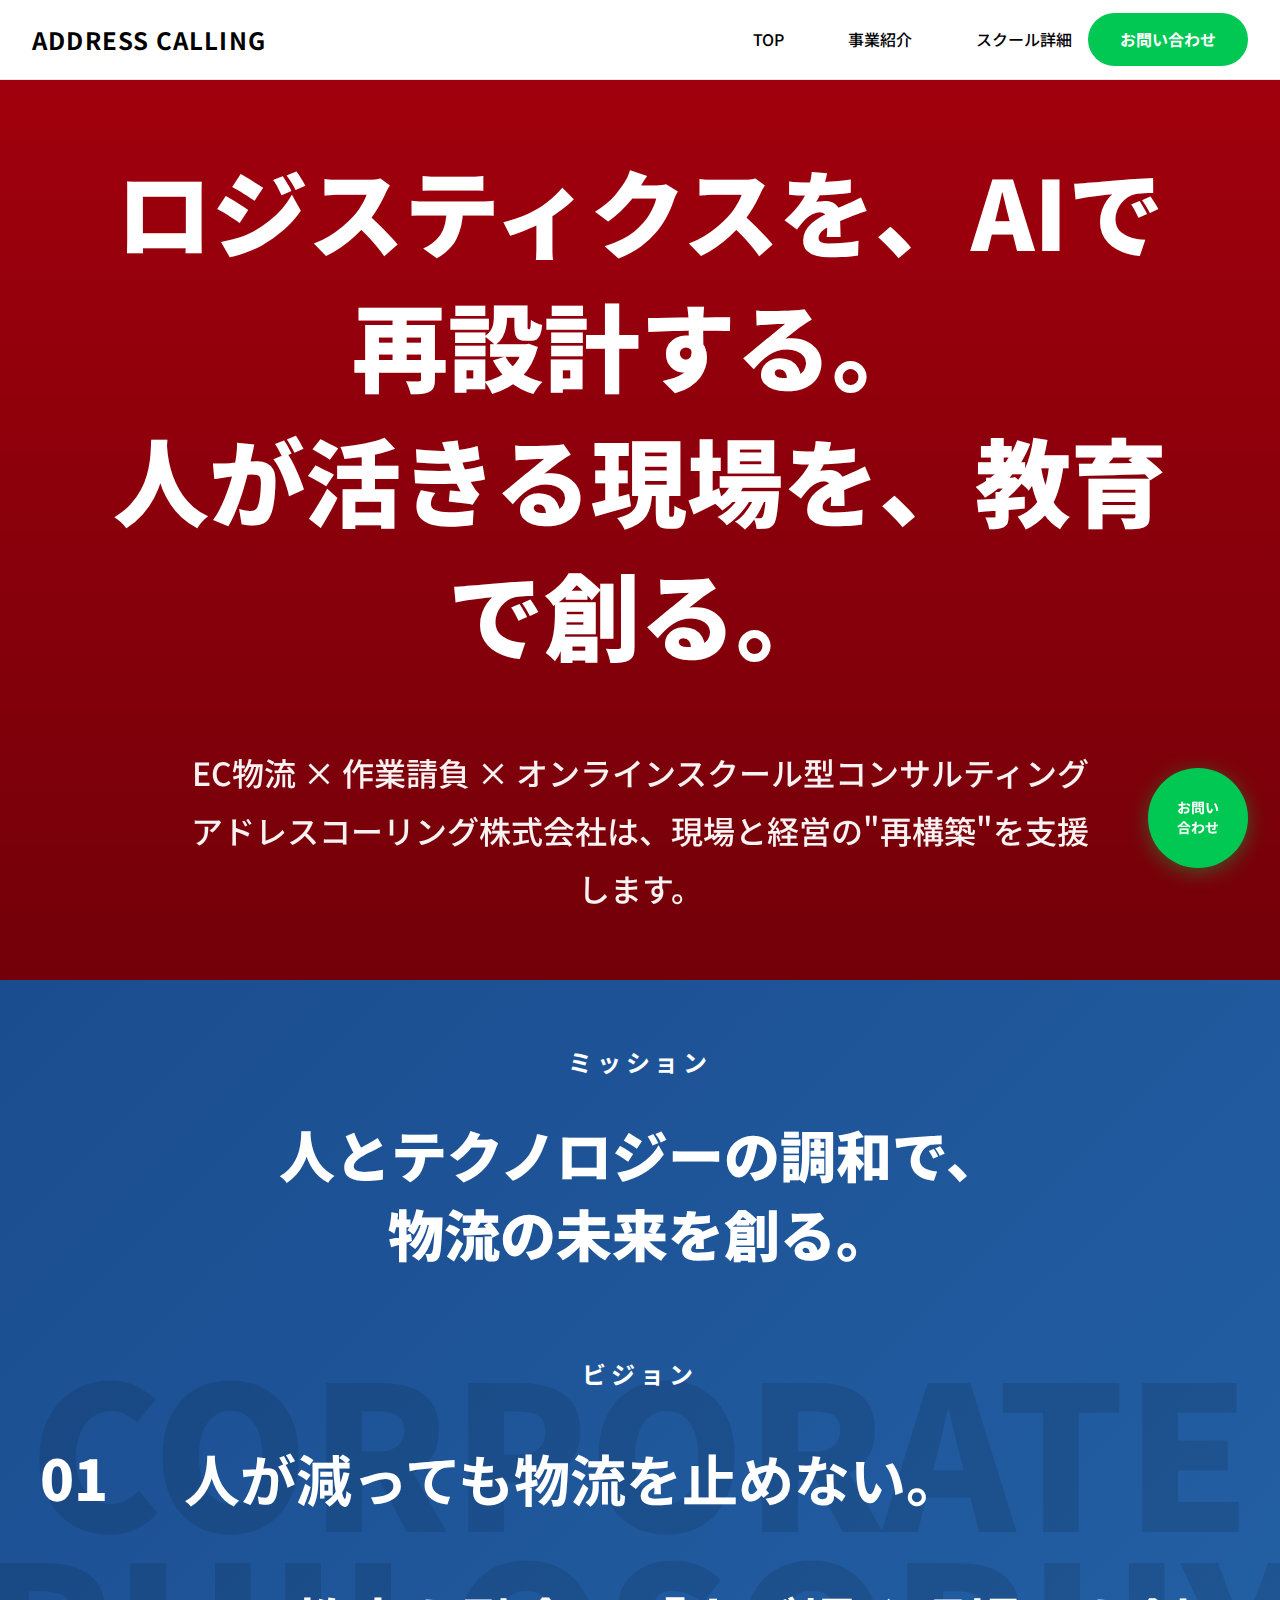
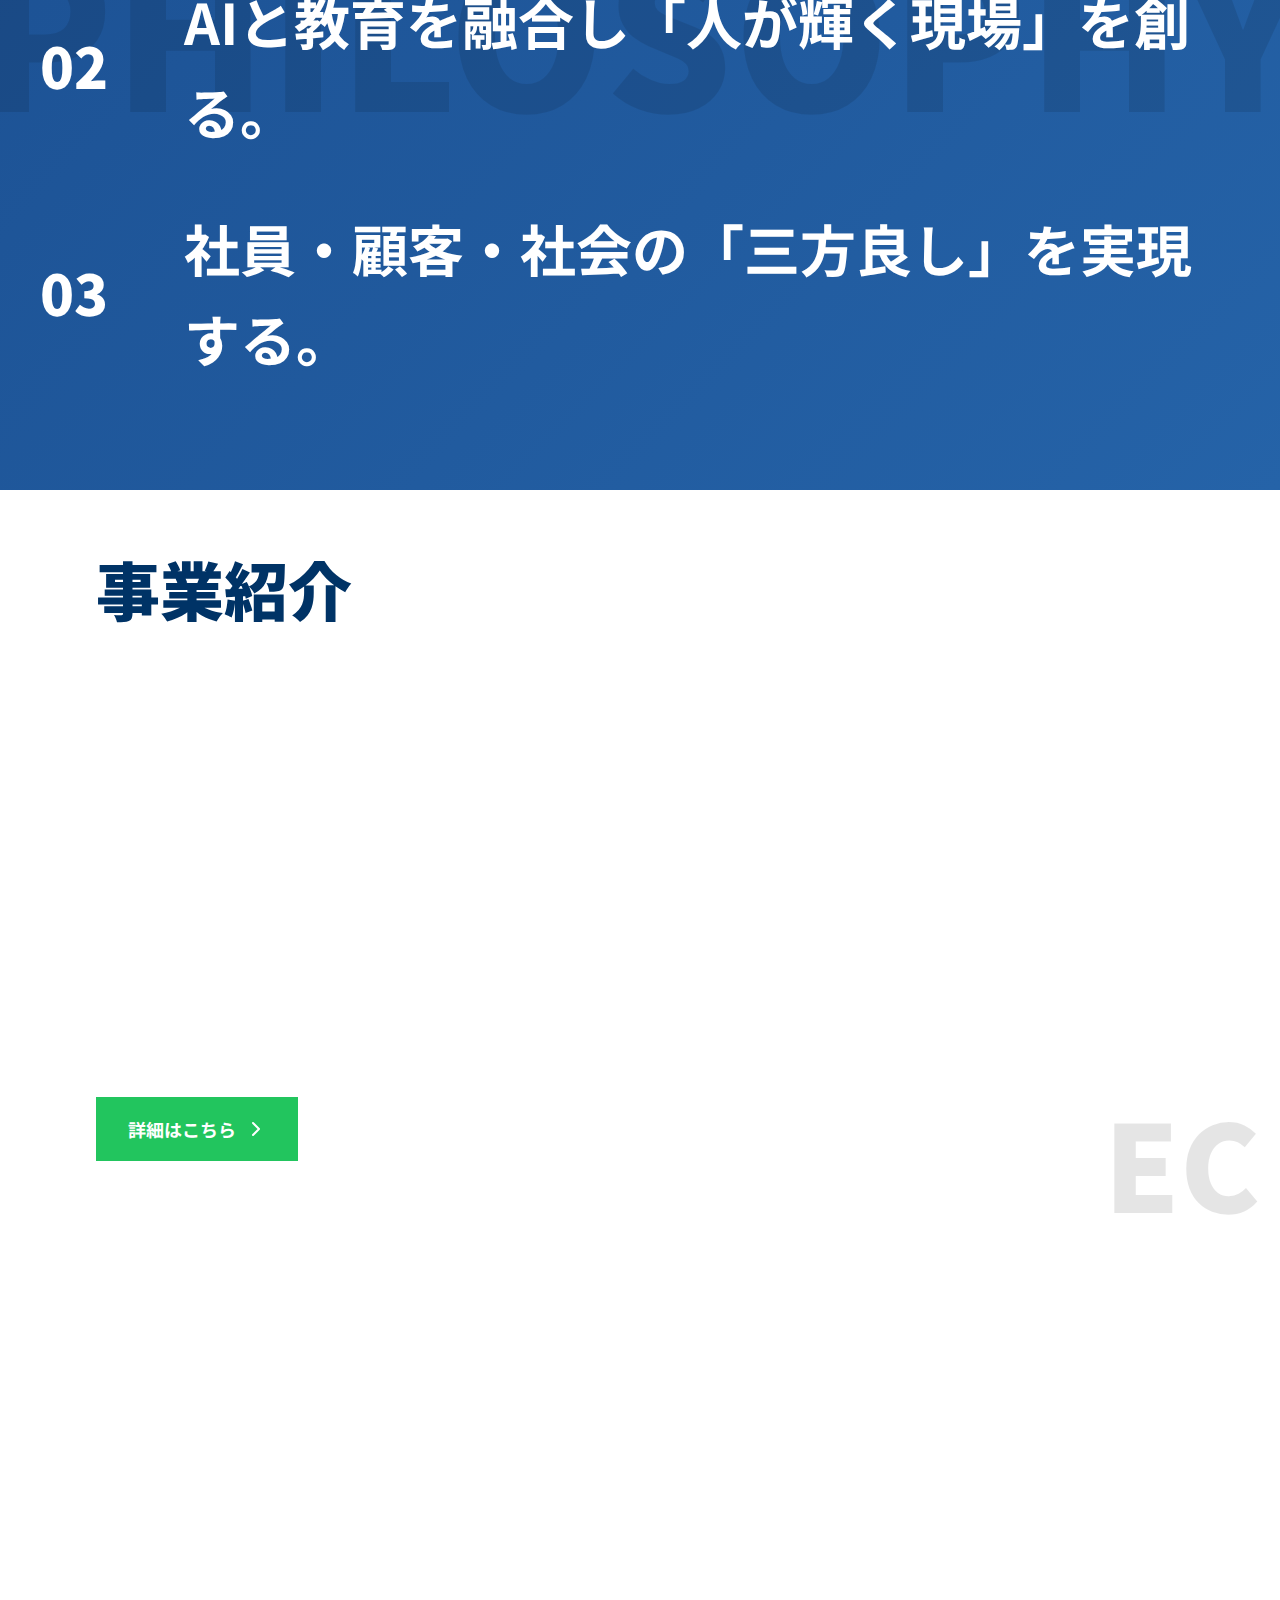
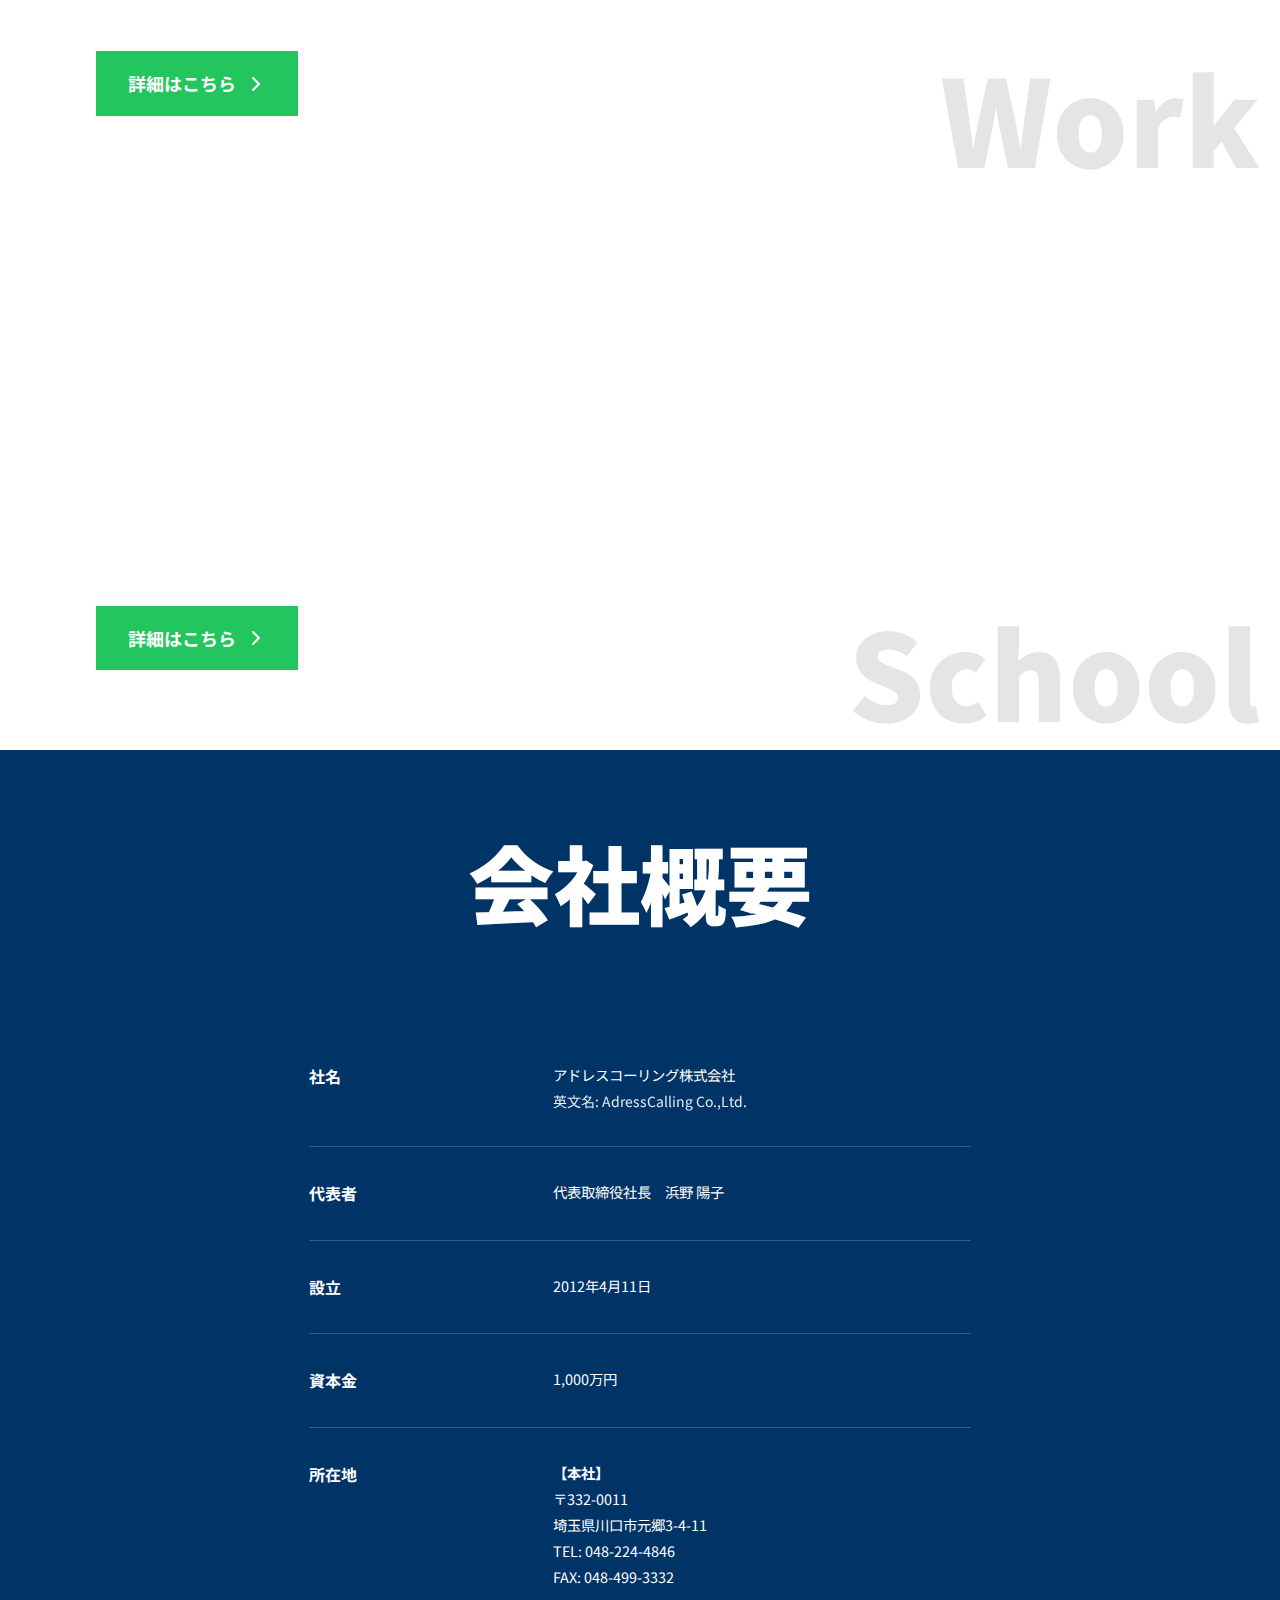
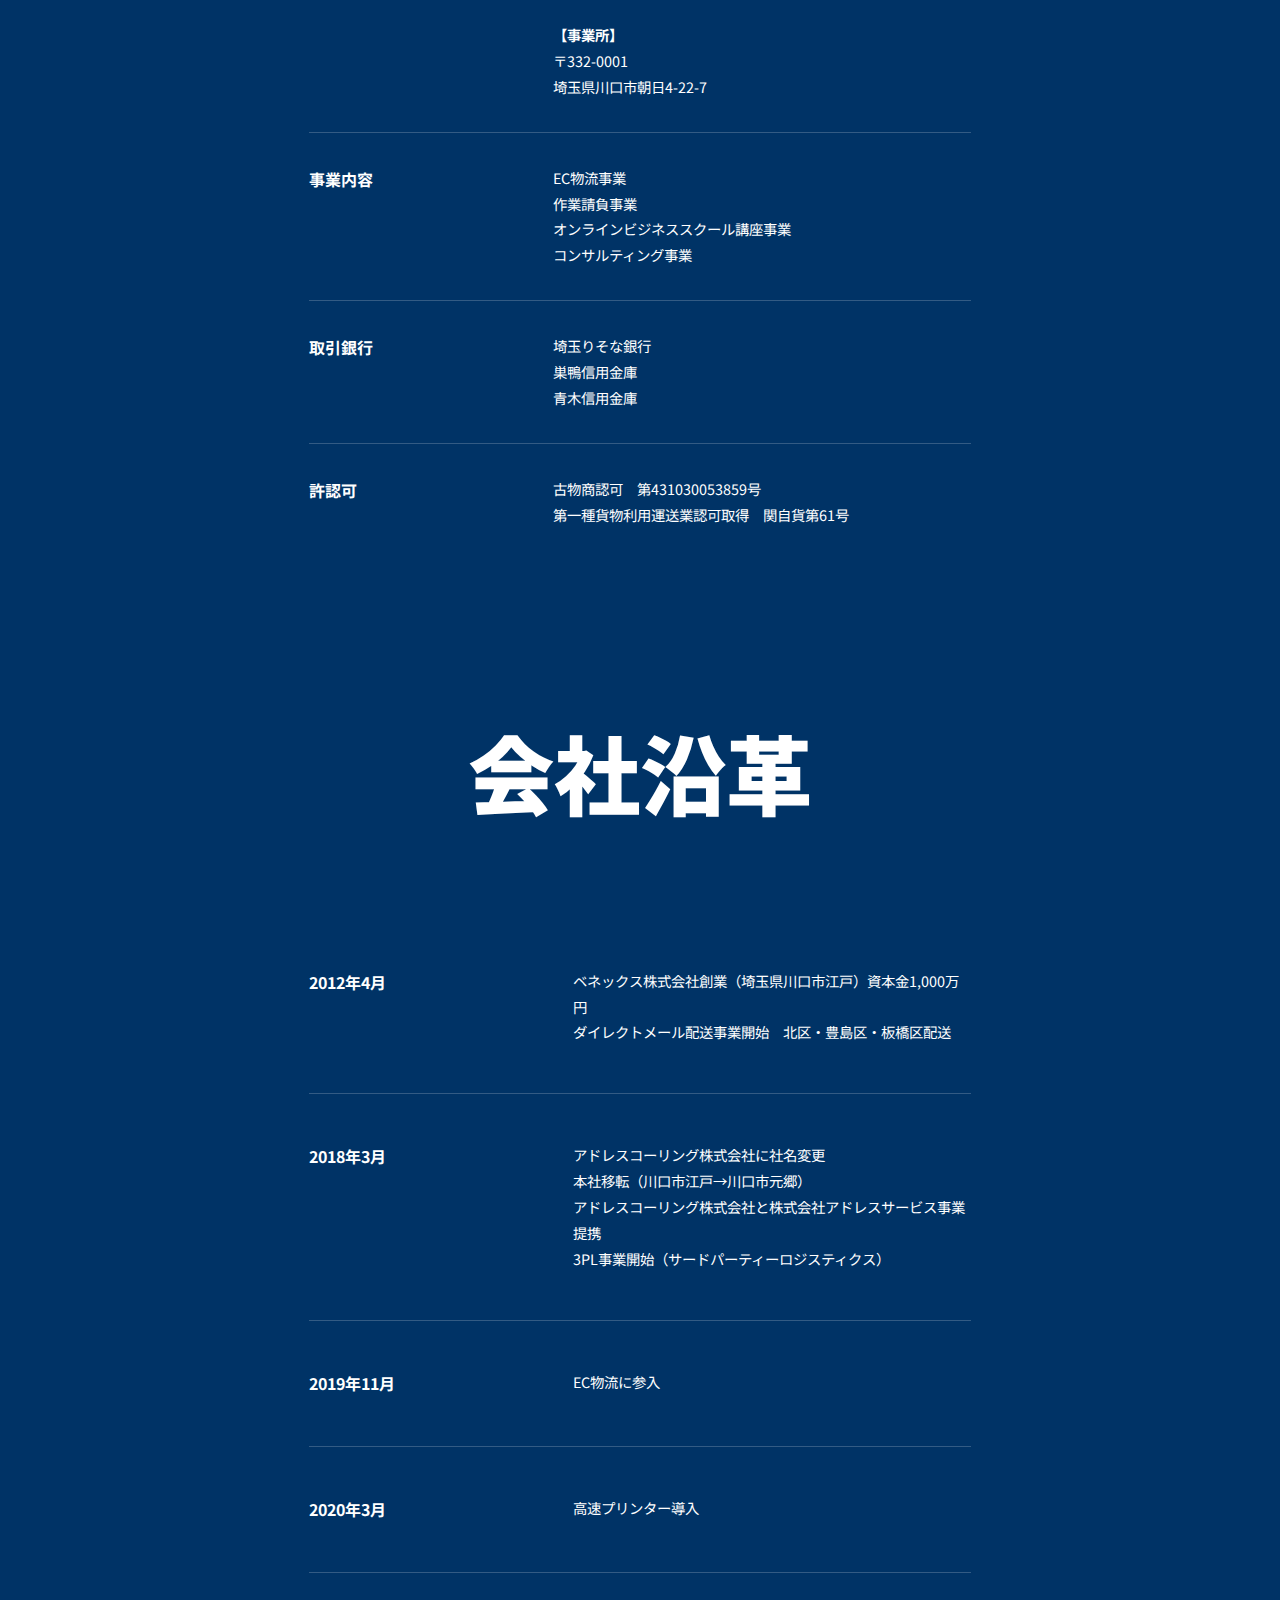
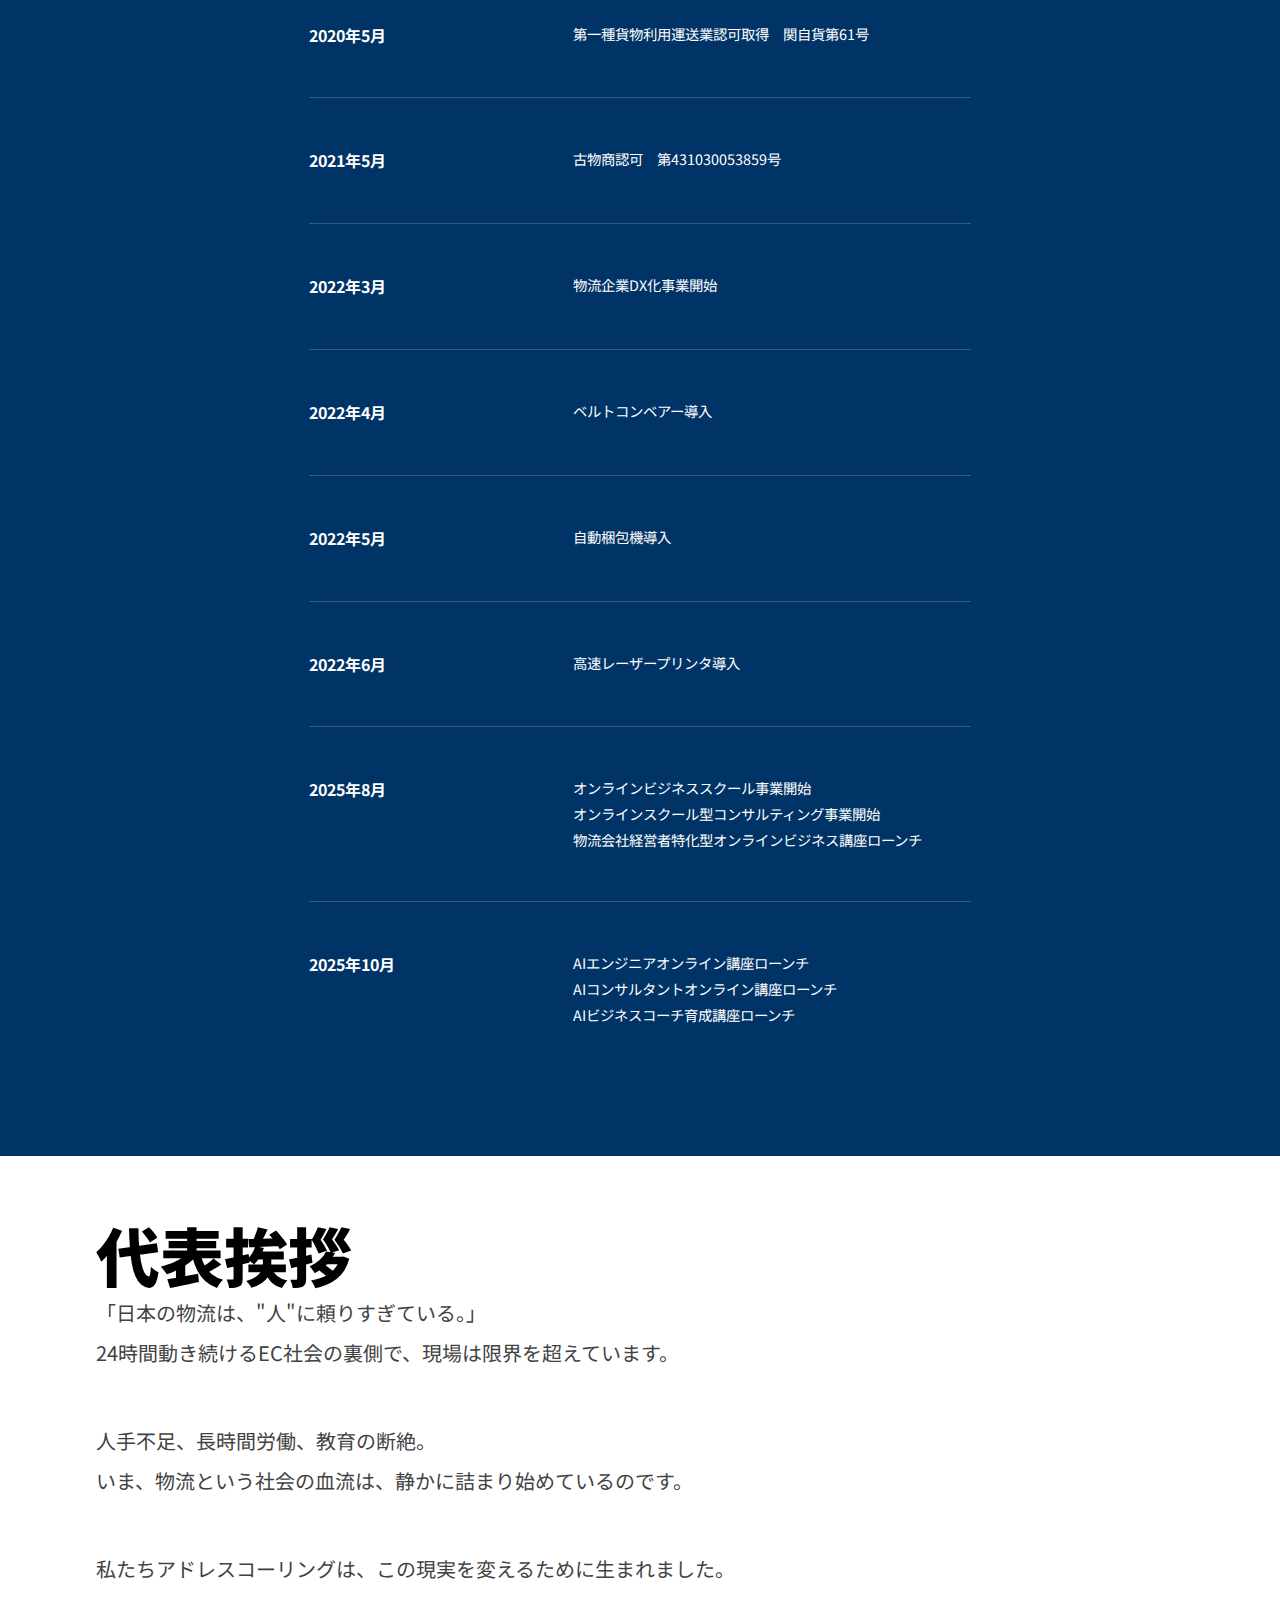
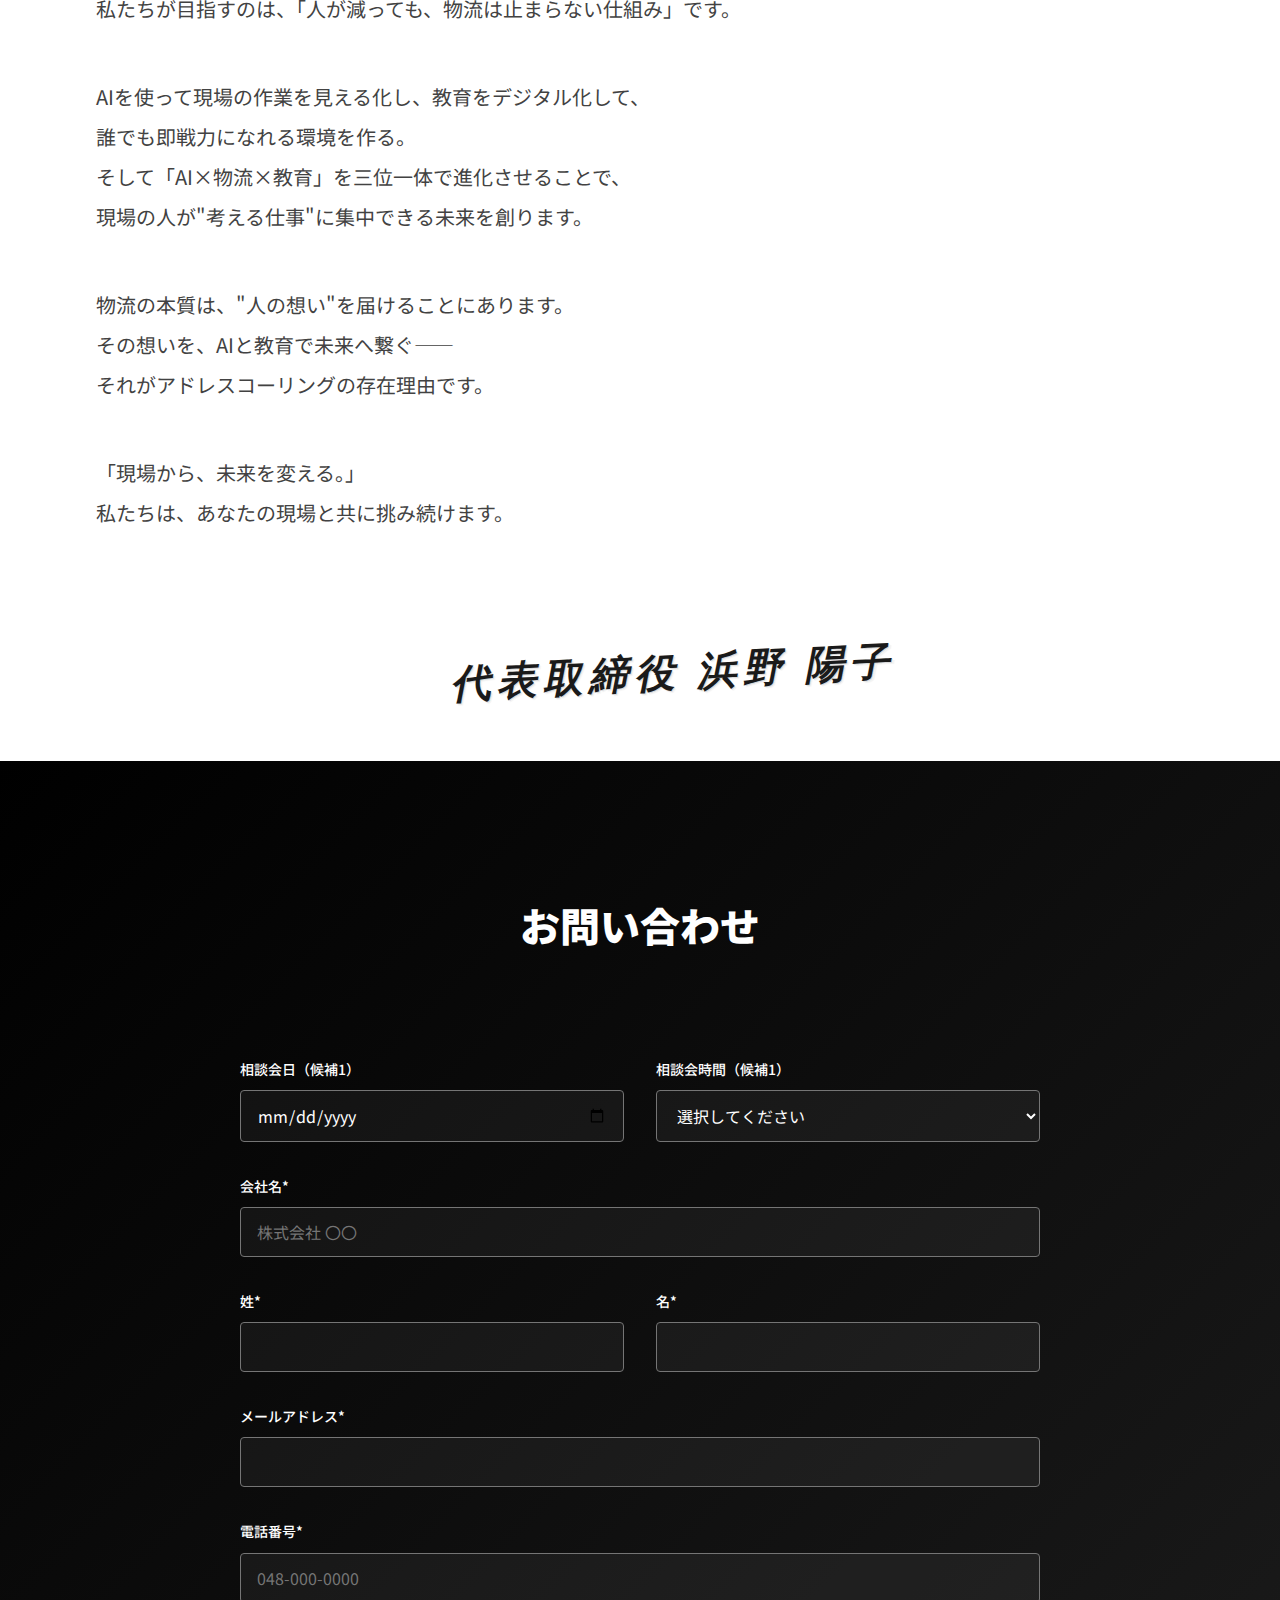
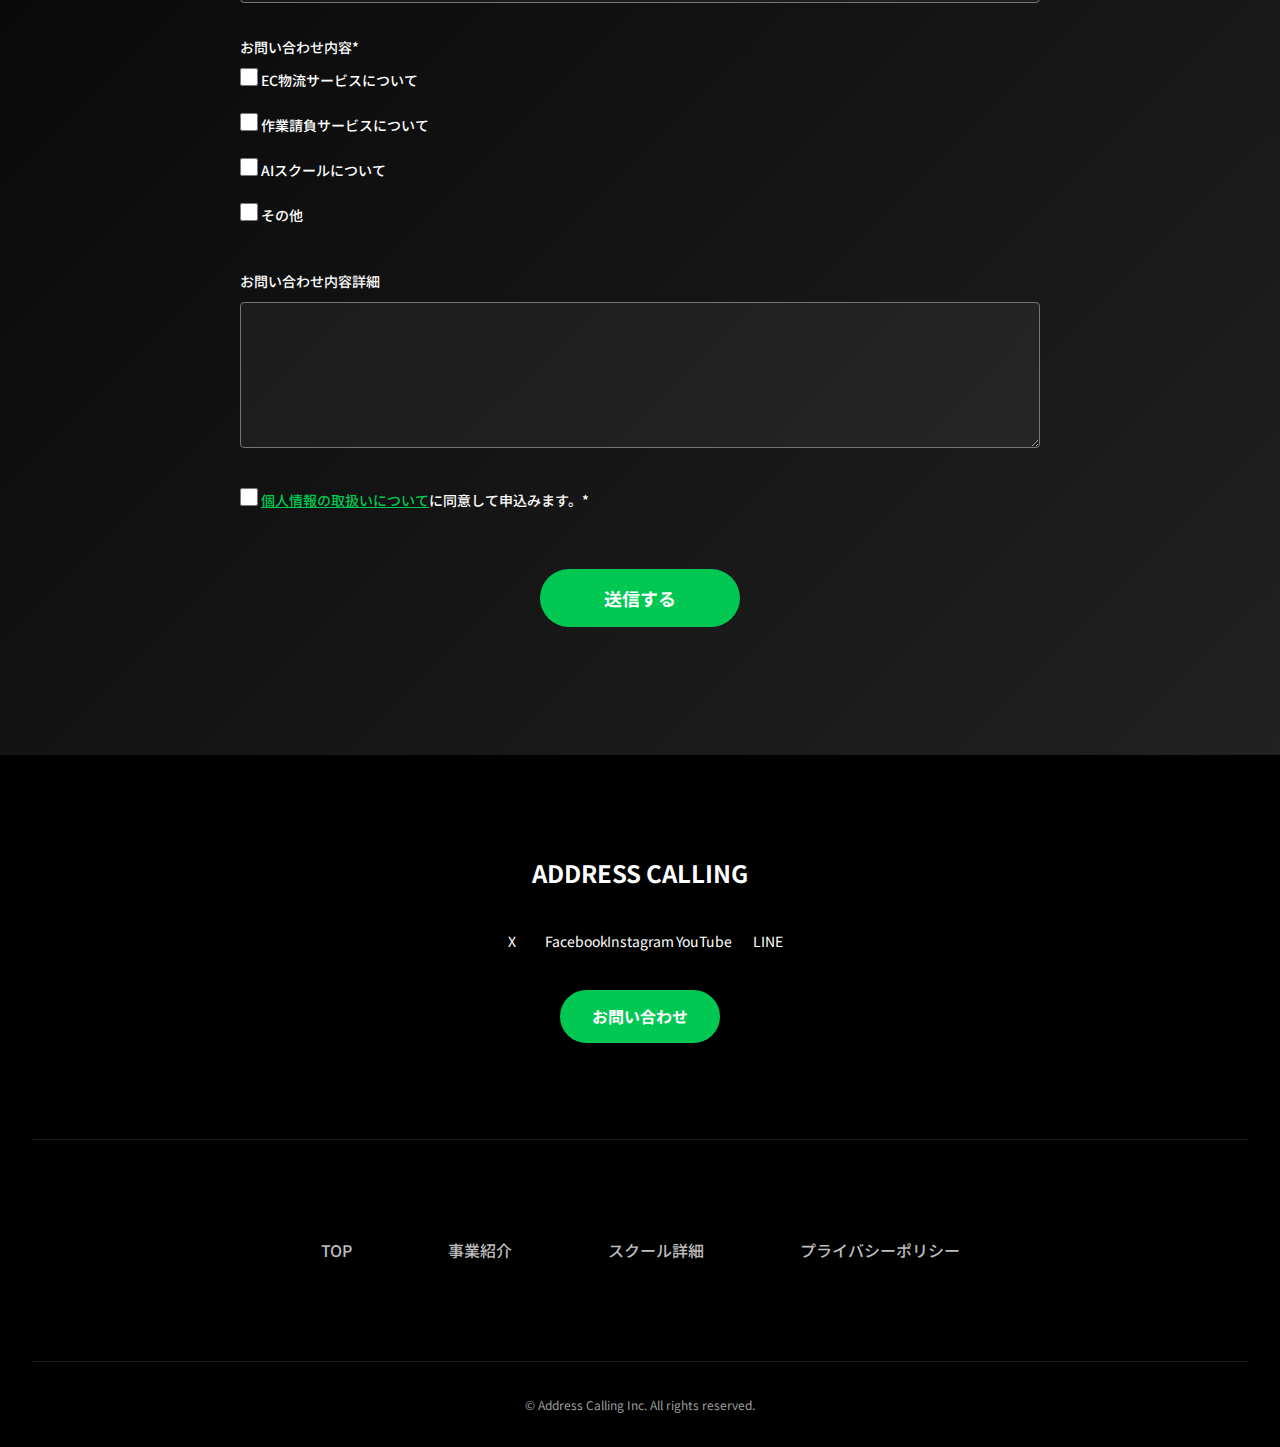
<file: site/index.html>
<!DOCTYPE html>
<html lang="ja">
<head>
    <meta charset="UTF-8">
    <meta name="viewport" content="width=device-width, initial-scale=1.0">
    <meta name="description" content="アドレスコーリング株式会社 - ロジスティクスを、AIで再設計する。EC物流・作業請負・AIスクールで、物流の未来を創造します。">
    <meta name="keywords" content="物流 AI, EC物流, 作業請負, AI導入支援, 物流業務効率化, 物流教育, DX推進">
    <title>アドレスコーリング株式会社 | ロジスティクスを、AIで再設計する。</title>

    <!-- Google Fonts -->
    <link rel="preconnect" href="https://fonts.googleapis.com">
    <link rel="preconnect" href="https://fonts.gstatic.com" crossorigin>
    <link href="https://fonts.googleapis.com/css2?family=Noto+Sans+JP:wght@400;500;700;900&display=swap" rel="stylesheet">

    <!-- CSS -->
    <link rel="stylesheet" href="css/style.css">

    <!-- Favicon -->
    <link rel="icon" href="images/favicon.ico">
</head>
<body>
    <!-- Fixed Header -->
    <header class="header">
        <div class="header-container">
            <div class="header-logo">
                <a href="index.html">
                    <span class="logo-text">ADDRESS CALLING</span>
                </a>
            </div>
            <nav class="header-nav">
                <ul class="nav-list">
                    <li><a href="index.html">TOP</a></li>
                    <li><a href="service.html">事業紹介</a></li>
                    <li><a href="school.html">スクール詳細</a></li>
                </ul>
            </nav>
            <a href="#contact" class="btn-contact">お問い合わせ</a>
            <button class="mobile-menu-toggle" aria-expanded="false" aria-label="メニュー">
                <span></span>
                <span></span>
                <span></span>
            </button>
        </div>
    </header>

    <!-- Hero Section -->
    <section class="hero-main">
        <div class="hero-background">
            <div class="hero-slideshow">
                <div class="hero-slide active" style="background-image: url('https://images.unsplash.com/photo-1553413077-190dd305871c?w=1920&q=80')"></div>
                <div class="hero-slide" style="background-image: url('https://images.unsplash.com/photo-1551288049-bebda4e38f71?w=1920&q=80')"></div>
                <div class="hero-slide" style="background-image: url('https://images.unsplash.com/photo-1588196749597-9ff075ee6b5b?w=1920&q=80')"></div>
            </div>
            <div class="hero-overlay"></div>
        </div>
        <div class="hero-content">
            <h1 class="hero-title">
                ロジスティクスを、AIで再設計する。<br>
                人が活きる現場を、教育で創る。
            </h1>
            <p class="hero-description">
                EC物流 × 作業請負 × オンラインスクール型コンサルティング<br>
                アドレスコーリング株式会社は、現場と経営の"再構築"を支援します。
            </p>
        </div>
    </section>

    <!-- Mission & Vision Section -->
    <section class="mission-vision-section">
        <div class="mission-vision-background-text">CORPORATE<br>PHILOSOPHY</div>
        <div class="main-container">
            <div class="mission-vision-label">ミッション</div>
            <h2 class="mission-vision-main-title">
                人とテクノロジーの調和で、<br>
                物流の未来を創る。
            </h2>
            <div class="mission-vision-guidelines-label">ビジョン</div>
            <div class="mission-vision-list">
                <div class="mission-vision-list-item">
                    <span class="mission-number">01</span>
                    <span class="mission-text">人が減っても物流を止めない。</span>
                </div>
                <div class="mission-vision-list-item">
                    <span class="mission-number">02</span>
                    <span class="mission-text">AIと教育を融合し「人が輝く現場」を創る。</span>
                </div>
                <div class="mission-vision-list-item">
                    <span class="mission-number">03</span>
                    <span class="mission-text">社員・顧客・社会の「三方良し」を実現する。</span>
                </div>
            </div>
        </div>
    </section>

    <!-- Business Services Section -->
    <section class="business-services-section">
        <div class="business-services-container">
            <div class="business-services-title">
                <h2>事業紹介</h2>
            </div>
            <div class="business-services-content">
                <div class="business-services-grid">
                <div class="business-service-card" style="background-image: url('https://images.unsplash.com/photo-1586528116311-ad8dd3c8310d?w=1200&q=80');">
                    <div class="service-background-text">EC</div>
                    <h3 class="service-card-title">EC物流事業</h3>
                    <div class="service-card-description">
                        <p>AIによる入出荷・在庫最適化で、スピード×低コストを実現。</p>
                        <p>最新のAI技術を活用し、入出荷作業の効率化と在庫の最適配置を行います。リアルタイムでの需要予測により、欠品リスクを最小化しながらコスト削減を実現します。</p>
                    </div>
                    <a href="service.html" class="service-cta-button">
                        詳細はこちら
                        <svg width="20" height="20" viewBox="0 0 20 20" fill="none" xmlns="http://www.w3.org/2000/svg">
                            <path d="M7 4l6 6-6 6" stroke="currentColor" stroke-width="2" stroke-linecap="round" stroke-linejoin="round"/>
                        </svg>
                    </a>
                </div>
                <div class="business-service-card" style="background-image: url('https://images.unsplash.com/photo-1553413077-190dd305871c?w=1200&q=80');">
                    <div class="service-background-text">Work</div>
                    <h3 class="service-card-title">作業請負事業</h3>
                    <div class="service-card-description">
                        <p>倉庫現場の一括請負で効率化を実現。</p>
                        <p>入荷から保管、ピッキング、梱包、出荷までの物流業務を一括で請け負います。経験豊富なスタッフと独自のノウハウで、お客様の物流コストを削減します。</p>
                    </div>
                    <a href="service.html" class="service-cta-button">
                        詳細はこちら
                        <svg width="20" height="20" viewBox="0 0 20 20" fill="none" xmlns="http://www.w3.org/2000/svg">
                            <path d="M7 4l6 6-6 6" stroke="currentColor" stroke-width="2" stroke-linecap="round" stroke-linejoin="round"/>
                        </svg>
                    </a>
                </div>
                <div class="business-service-card" style="background-image: url('https://images.unsplash.com/photo-1588196749597-9ff075ee6b5b?w=1200&q=80');">
                    <div class="service-background-text">School</div>
                    <h3 class="service-card-title">オンラインスクール事業</h3>
                    <div class="service-card-description">
                        <p>AIとビジネスを学び、経営を変革する4講座を提供。</p>
                        <p>ChatGPT活用、生成AI、AIエージェント、AI経営の4つの講座で、経営者・経営幹部がAIを実務に活用できるスキルを習得。オンラインで全国どこからでも受講可能です。</p>
                    </div>
                    <a href="school.html" class="service-cta-button">
                        詳細はこちら
                        <svg width="20" height="20" viewBox="0 0 20 20" fill="none" xmlns="http://www.w3.org/2000/svg">
                            <path d="M7 4l6 6-6 6" stroke="currentColor" stroke-width="2" stroke-linecap="round" stroke-linejoin="round"/>
                        </svg>
                    </a>
                </div>
                </div>
            </div>
        </div>
    </section>

    <!-- Company Section -->
    <section class="company-overview-section" id="company">
        <div class="company-overview-container">
            <div class="company-overview-title">
                <h2>会社概要</h2>
            </div>
            <div class="company-overview-content">
                <div class="company-info-row">
                    <div class="company-info-label">社名</div>
                    <div class="company-info-value">
                        アドレスコーリング株式会社<br>
                        <span class="company-info-sub">英文名: AdressCalling Co.,Ltd.</span>
                    </div>
                </div>
                <div class="company-info-divider"></div>
                <div class="company-info-row">
                    <div class="company-info-label">代表者</div>
                    <div class="company-info-value">
                        代表取締役社長　浜野 陽子
                    </div>
                </div>
                <div class="company-info-divider"></div>
                <div class="company-info-row">
                    <div class="company-info-label">設立</div>
                    <div class="company-info-value">2012年4月11日</div>
                </div>
                <div class="company-info-divider"></div>
                <div class="company-info-row">
                    <div class="company-info-label">資本金</div>
                    <div class="company-info-value">1,000万円</div>
                </div>
                <div class="company-info-divider"></div>
                <div class="company-info-row">
                    <div class="company-info-label">所在地</div>
                    <div class="company-info-value">
                        <div class="company-location-item">
                            <strong>【本社】</strong><br>
                            〒332-0011<br>
                            埼玉県川口市元郷3-4-11<br>
                            TEL: 048-224-4846<br>
                            FAX: 048-499-3332
                        </div>
                        <div class="company-location-item">
                            <strong>【事業所】</strong><br>
                            〒332-0001<br>
                            埼玉県川口市朝日4-22-7
                        </div>
                    </div>
                </div>
                <div class="company-info-divider"></div>
                <div class="company-info-row">
                    <div class="company-info-label">事業内容</div>
                    <div class="company-info-value">
                        EC物流事業<br>
                        作業請負事業<br>
                        オンラインビジネススクール講座事業<br>
                        コンサルティング事業
                    </div>
                </div>
                <div class="company-info-divider"></div>
                <div class="company-info-row">
                    <div class="company-info-label">取引銀行</div>
                    <div class="company-info-value">
                        埼玉りそな銀行<br>
                        巣鴨信用金庫<br>
                        青木信用金庫
                    </div>
                </div>
                <div class="company-info-divider"></div>
                <div class="company-info-row">
                    <div class="company-info-label">許認可</div>
                    <div class="company-info-value">
                        古物商認可　第431030053859号<br>
                        第一種貨物利用運送業認可取得　関自貨第61号
                    </div>
                </div>
            </div>
        </div>
    </section>

    <!-- Company History Section -->
    <section class="company-history-section">
        <div class="company-history-container">
            <div class="company-history-title">
                <h2>会社沿革</h2>
            </div>
            <div class="company-history-content">
                <div class="history-item">
                    <div class="history-year">2012年4月</div>
                    <div class="history-description">
                        ベネックス株式会社創業（埼玉県川口市江戸）資本金1,000万円<br>
                        ダイレクトメール配送事業開始　北区・豊島区・板橋区配送
                    </div>
                </div>
                <div class="history-item">
                    <div class="history-year">2018年3月</div>
                    <div class="history-description">
                        アドレスコーリング株式会社に社名変更<br>
                        本社移転（川口市江戸→川口市元郷）<br>
                        アドレスコーリング株式会社と株式会社アドレスサービス事業提携<br>
                        3PL事業開始（サードパーティーロジスティクス）
                    </div>
                </div>
                <div class="history-item">
                    <div class="history-year">2019年11月</div>
                    <div class="history-description">
                        EC物流に参入
                    </div>
                </div>
                <div class="history-item">
                    <div class="history-year">2020年3月</div>
                    <div class="history-description">
                        高速プリンター導入
                    </div>
                </div>
                <div class="history-item">
                    <div class="history-year">2020年5月</div>
                    <div class="history-description">
                        第一種貨物利用運送業認可取得　関自貨第61号
                    </div>
                </div>
                <div class="history-item">
                    <div class="history-year">2021年5月</div>
                    <div class="history-description">
                        古物商認可　第431030053859号
                    </div>
                </div>
                <div class="history-item">
                    <div class="history-year">2022年3月</div>
                    <div class="history-description">
                        物流企業DX化事業開始
                    </div>
                </div>
                <div class="history-item">
                    <div class="history-year">2022年4月</div>
                    <div class="history-description">
                        ベルトコンベアー導入
                    </div>
                </div>
                <div class="history-item">
                    <div class="history-year">2022年5月</div>
                    <div class="history-description">
                        自動梱包機導入
                    </div>
                </div>
                <div class="history-item">
                    <div class="history-year">2022年6月</div>
                    <div class="history-description">
                        高速レーザープリンタ導入
                    </div>
                </div>
                <div class="history-item">
                    <div class="history-year">2025年8月</div>
                    <div class="history-description">
                        オンラインビジネススクール事業開始<br>
                        オンラインスクール型コンサルティング事業開始<br>
                        物流会社経営者特化型オンラインビジネス講座ローンチ
                    </div>
                </div>
                <div class="history-item">
                    <div class="history-year">2025年10月</div>
                    <div class="history-description">
                        AIエンジニアオンライン講座ローンチ<br>
                        AIコンサルタントオンライン講座ローンチ<br>
                        AIビジネスコーチ育成講座ローンチ
                    </div>
                </div>
            </div>
        </div>
    </section>

    <!-- Message Section -->
    <section class="message-section" id="message">
        <div class="message-container">
            <div class="message-title">
                <h2>代表挨拶</h2>
            </div>
            <div class="message-content">
                <div class="message-text">
                    <p>
                        「日本の物流は、"人"に頼りすぎている。」<br>
                        24時間動き続けるEC社会の裏側で、現場は限界を超えています。
                    </p>
                    <p>
                        人手不足、長時間労働、教育の断絶。<br>
                        いま、物流という社会の血流は、静かに詰まり始めているのです。
                    </p>
                    <p>
                        私たちアドレスコーリングは、この現実を変えるために生まれました。<br>
                        私たちが目指すのは、「人が減っても、物流は止まらない仕組み」です。
                    </p>
                    <p>
                        AIを使って現場の作業を見える化し、教育をデジタル化して、<br>
                        誰でも即戦力になれる環境を作る。<br>
                        そして「AI×物流×教育」を三位一体で進化させることで、<br>
                        現場の人が"考える仕事"に集中できる未来を創ります。
                    </p>
                    <p>
                        物流の本質は、"人の想い"を届けることにあります。<br>
                        その想いを、AIと教育で未来へ繋ぐ——<br>
                        それがアドレスコーリングの存在理由です。
                    </p>
                    <p>
                        「現場から、未来を変える。」<br>
                        私たちは、あなたの現場と共に挑み続けます。
                    </p>
                </div>
                <div class="message-signature">
                    <p class="signature-name">代表取締役 浜野 陽子</p>
                </div>
            </div>
        </div>
    </section>

    <!-- Contact Section -->
    <section class="contact-section" id="contact">
        <div class="section-container">
            <h2 class="section-title-center-white">お問い合わせ</h2>

            <form class="contact-form">
                <div class="form-row">
                    <div class="form-group">
                        <label>相談会日（候補1）</label>
                        <input type="date" class="form-input">
                    </div>
                    <div class="form-group">
                        <label>相談会時間（候補1）</label>
                        <select class="form-input">
                            <option>選択してください</option>
                            <option>10時〜</option>
                            <option>11時〜</option>
                            <option>13時〜</option>
                            <option>14時〜</option>
                            <option>15時〜</option>
                            <option>16時〜</option>
                        </select>
                    </div>
                </div>

                <div class="form-row">
                    <div class="form-group">
                        <label>会社名*</label>
                        <input type="text" class="form-input" placeholder="株式会社 〇〇" required>
                    </div>
                </div>

                <div class="form-row">
                    <div class="form-group half">
                        <label>姓*</label>
                        <input type="text" class="form-input" required>
                    </div>
                    <div class="form-group half">
                        <label>名*</label>
                        <input type="text" class="form-input" required>
                    </div>
                </div>

                <div class="form-row">
                    <div class="form-group">
                        <label>メールアドレス*</label>
                        <input type="email" class="form-input" required>
                    </div>
                </div>

                <div class="form-row">
                    <div class="form-group">
                        <label>電話番号*</label>
                        <input type="tel" class="form-input" placeholder="048-000-0000" required>
                    </div>
                </div>

                <div class="form-row">
                    <div class="form-group">
                        <label>お問い合わせ内容*</label>
                        <div class="checkbox-group">
                            <label class="checkbox-label">
                                <input type="checkbox" name="inquiry">
                                <span>EC物流サービスについて</span>
                            </label>
                            <label class="checkbox-label">
                                <input type="checkbox" name="inquiry">
                                <span>作業請負サービスについて</span>
                            </label>
                            <label class="checkbox-label">
                                <input type="checkbox" name="inquiry">
                                <span>AIスクールについて</span>
                            </label>
                            <label class="checkbox-label">
                                <input type="checkbox" name="inquiry">
                                <span>その他</span>
                            </label>
                        </div>
                    </div>
                </div>

                <div class="form-row">
                    <div class="form-group">
                        <label>お問い合わせ内容詳細</label>
                        <textarea class="form-textarea" rows="5"></textarea>
                    </div>
                </div>

                <div class="form-row">
                    <div class="form-group">
                        <label class="checkbox-label privacy">
                            <input type="checkbox" required>
                            <span><a href="privacy.html" target="_blank">個人情報の取扱いについて</a>に同意して申込みます。*</span>
                        </label>
                    </div>
                </div>

                <div class="form-submit">
                    <button type="submit" class="btn-submit">送信する</button>
                </div>
            </form>
        </div>
    </section>

    <!-- Footer -->
    <footer class="footer">
        <div class="footer-container">
            <div class="footer-top">
                <div class="footer-brand">
                    <div class="footer-logo">
                        <a href="index.html">
                            <span class="logo-text-footer">ADDRESS CALLING</span>
                        </a>
                    </div>
                    <div class="footer-social">
                        <a href="#" class="social-link" aria-label="Twitter">X</a>
                        <a href="#" class="social-link" aria-label="Facebook">Facebook</a>
                        <a href="#" class="social-link" aria-label="Instagram">Instagram</a>
                        <a href="#" class="social-link" aria-label="YouTube">YouTube</a>
                        <a href="#" class="social-link" aria-label="LINE">LINE</a>
                    </div>
                    <a href="#contact" class="btn-contact-footer">お問い合わせ</a>
                </div>
            </div>

            <div class="footer-nav">
                <ul class="footer-nav-list">
                    <li><a href="index.html">TOP</a></li>
                    <li><a href="service.html">事業紹介</a></li>
                    <li><a href="school.html">スクール詳細</a></li>
                    <li><a href="privacy.html">プライバシーポリシー</a></li>
                </ul>
            </div>

            <div class="footer-bottom">
                <p>&copy; Address Calling Inc. All rights reserved.</p>
            </div>
        </div>
    </footer>

    <!-- Floating CTA Button -->
    <a href="#contact" class="floating-cta" aria-label="お問い合わせ">
        <span class="floating-cta-text">お問い<br>合わせ</span>
    </a>

    <!-- JavaScript -->
    <script src="js/main.js"></script>
</body>
</html>
</file>
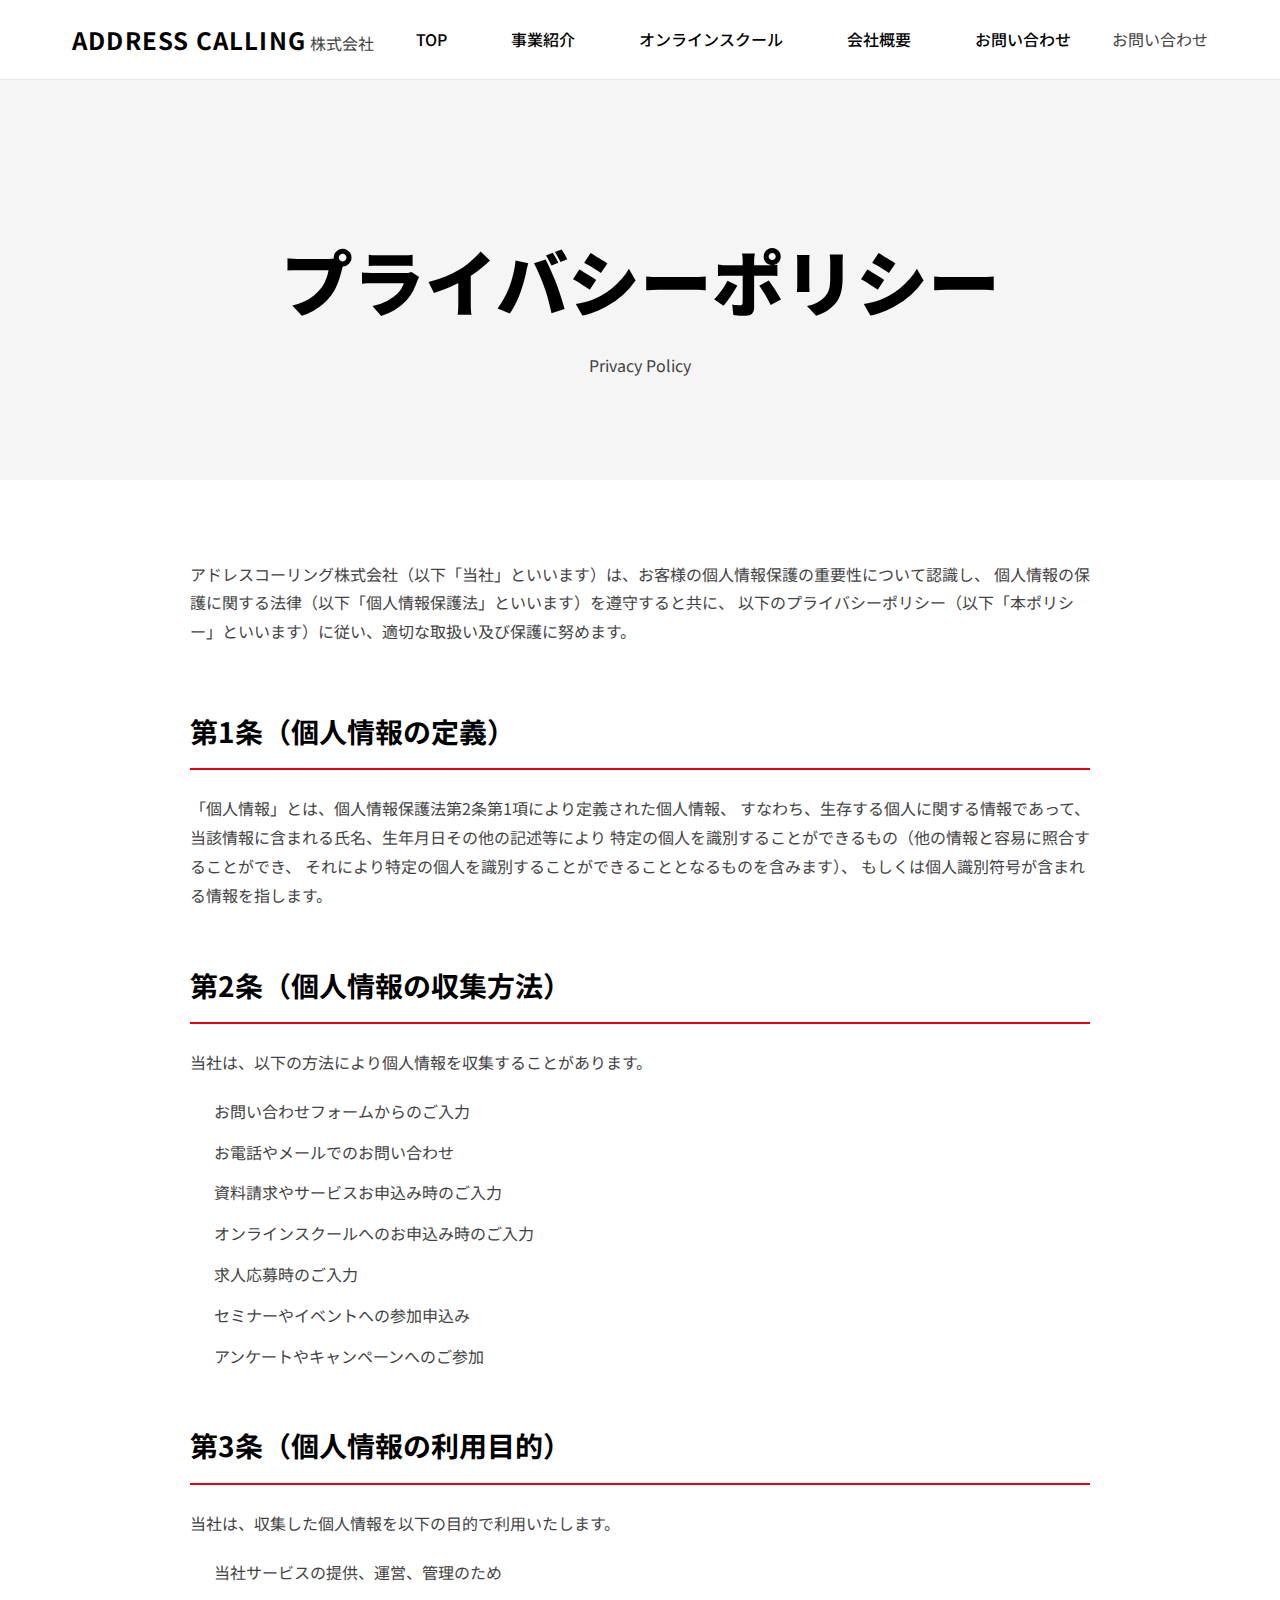
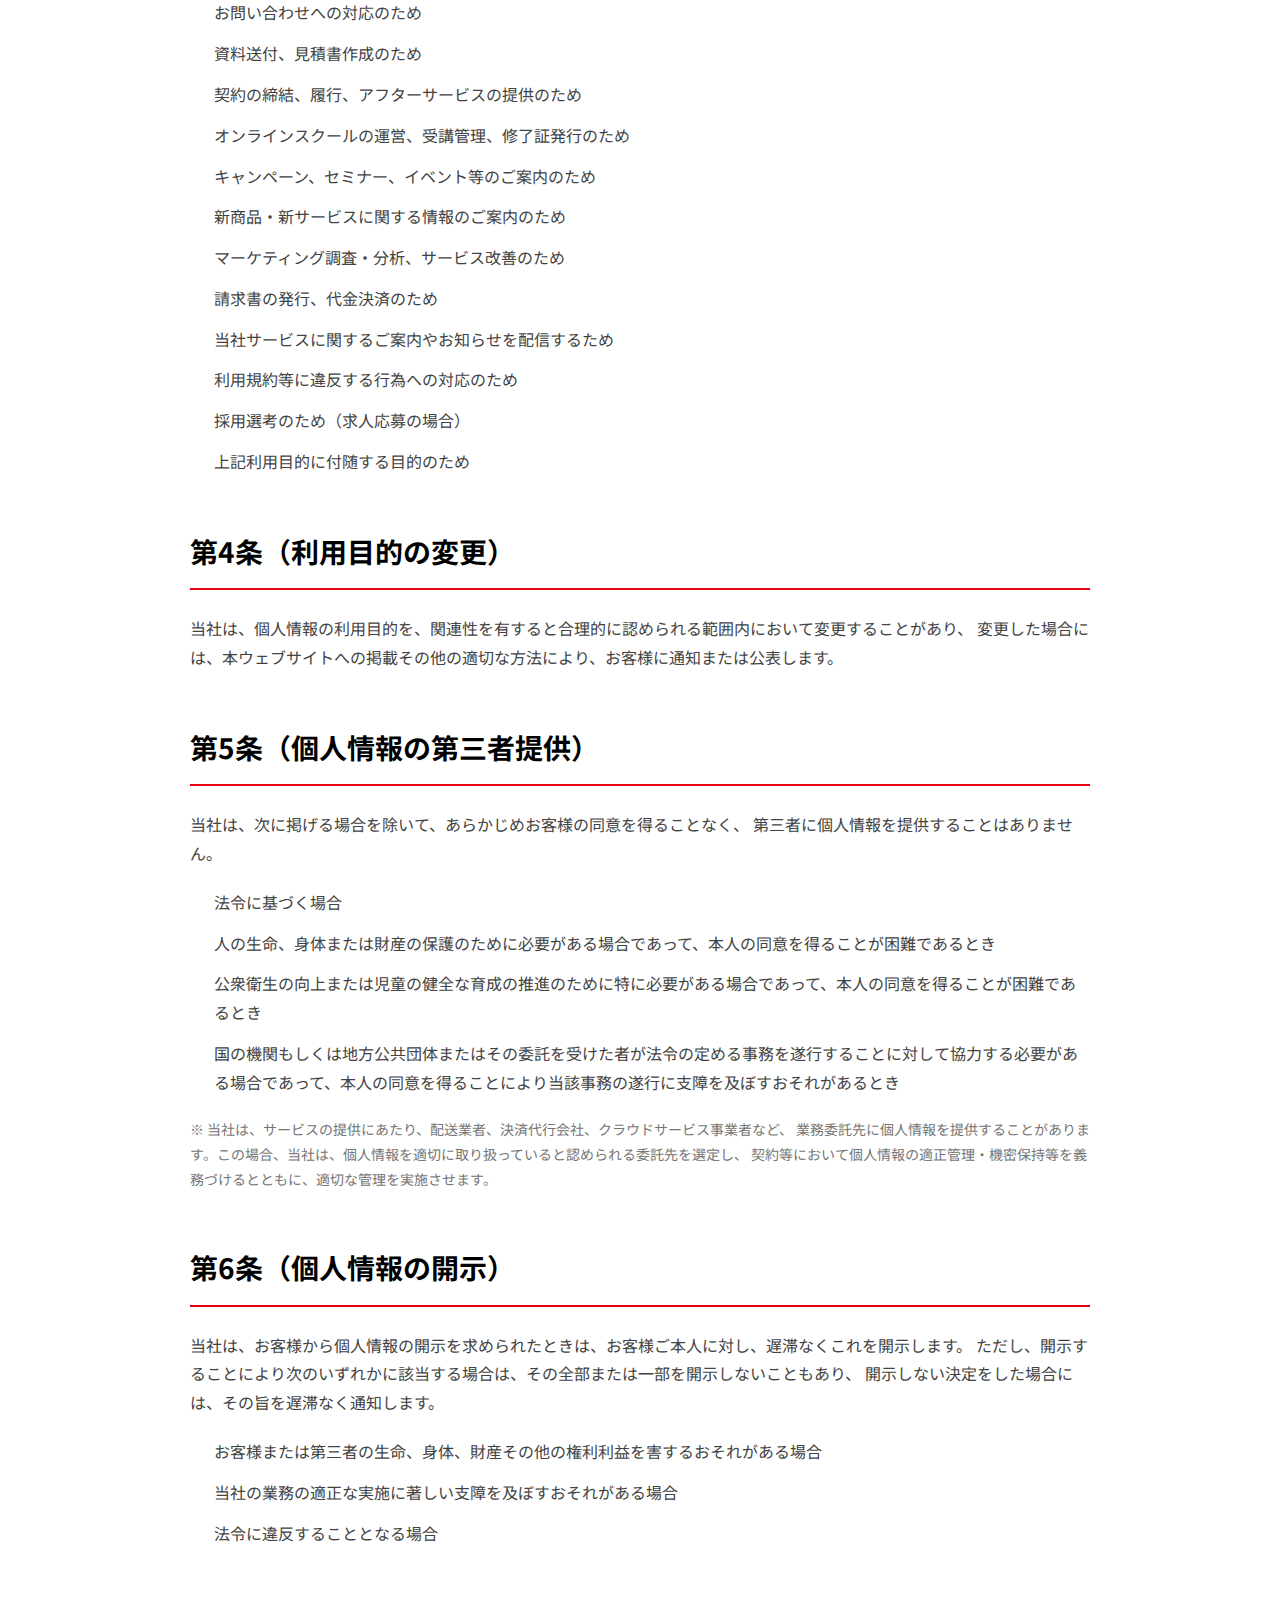
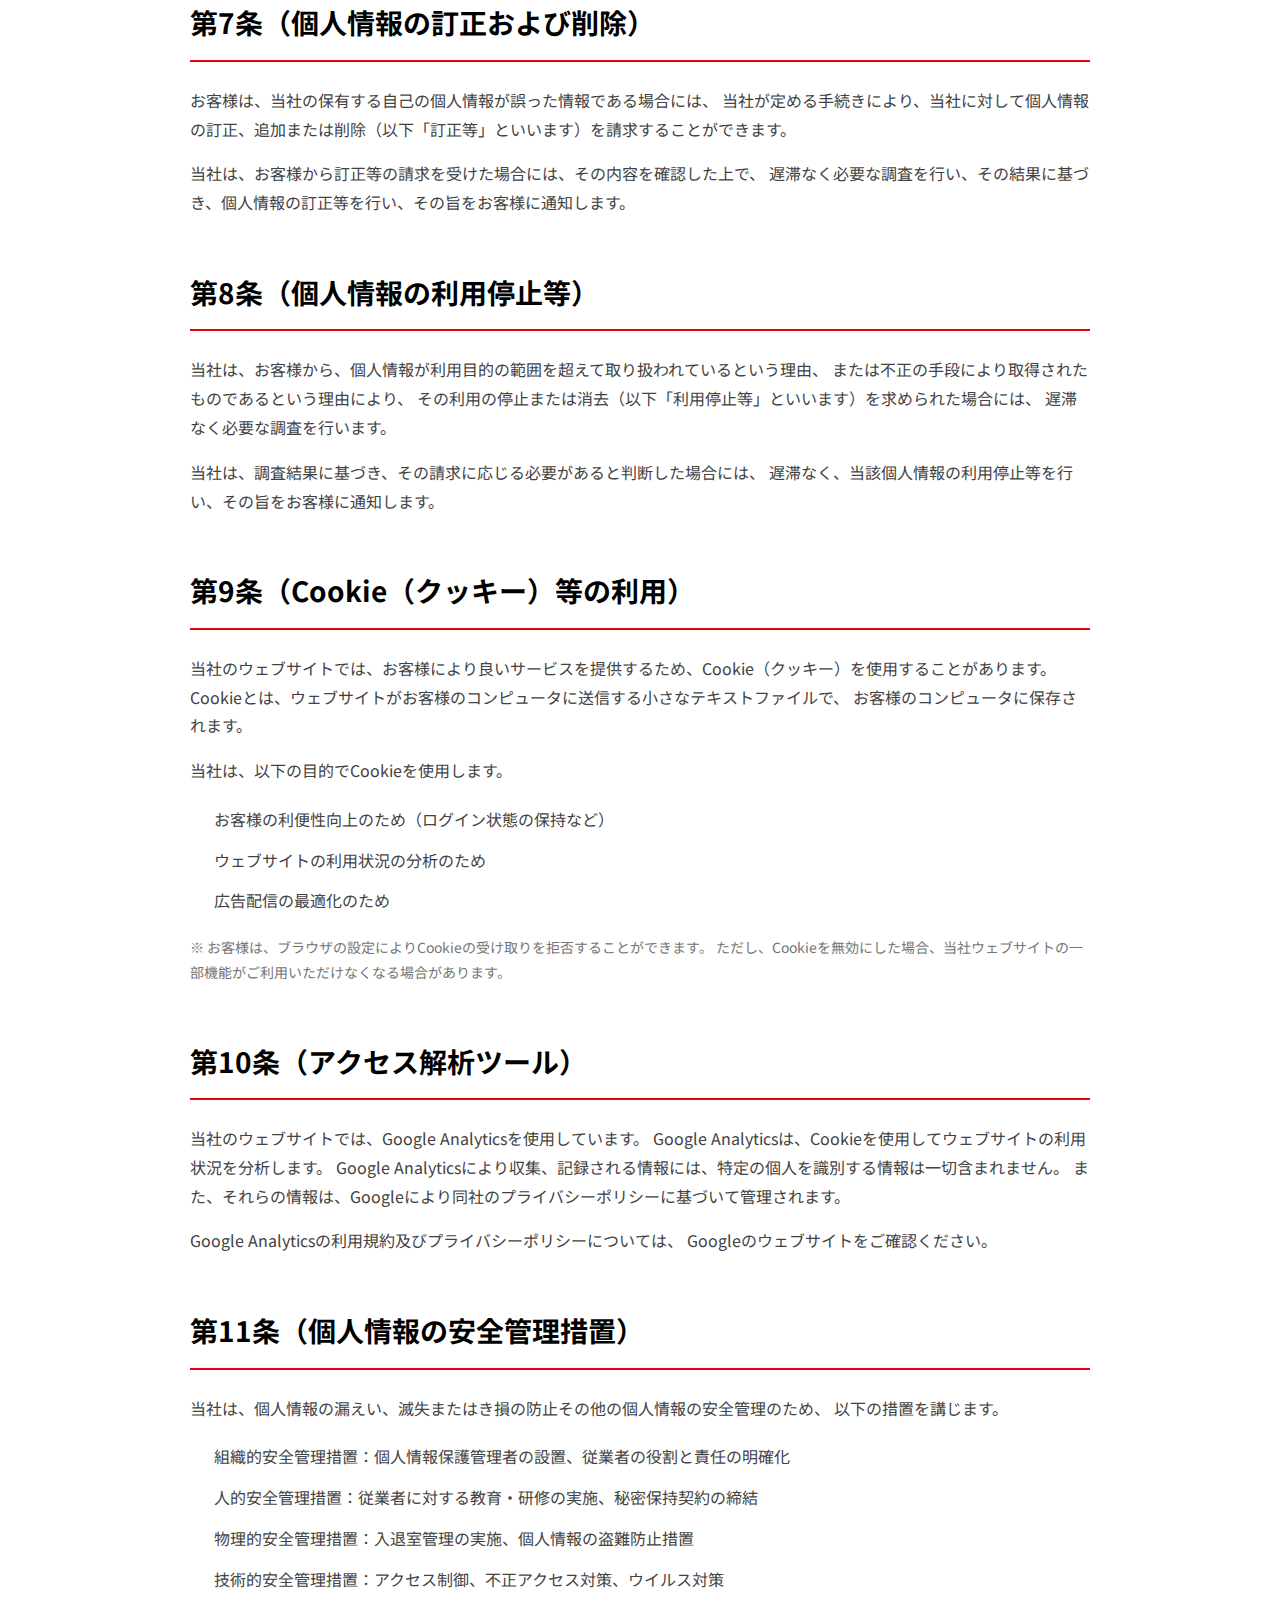
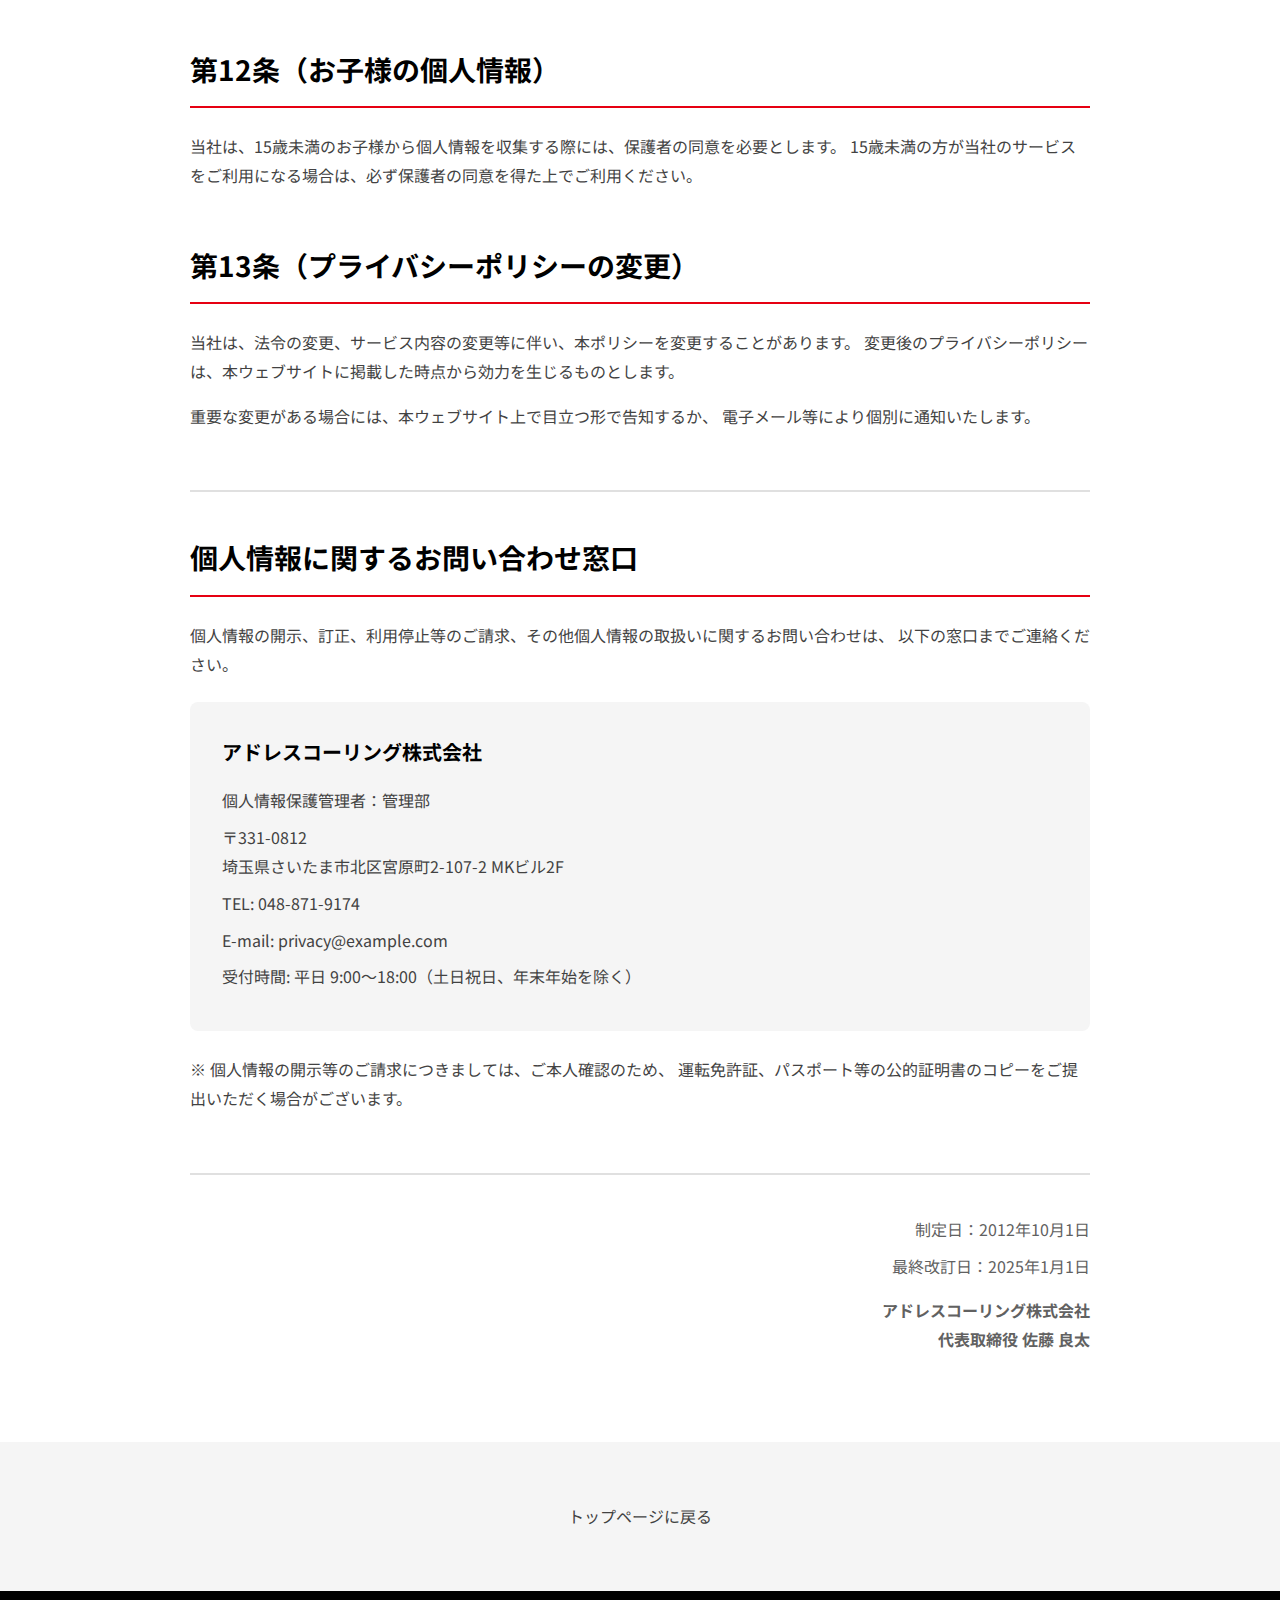
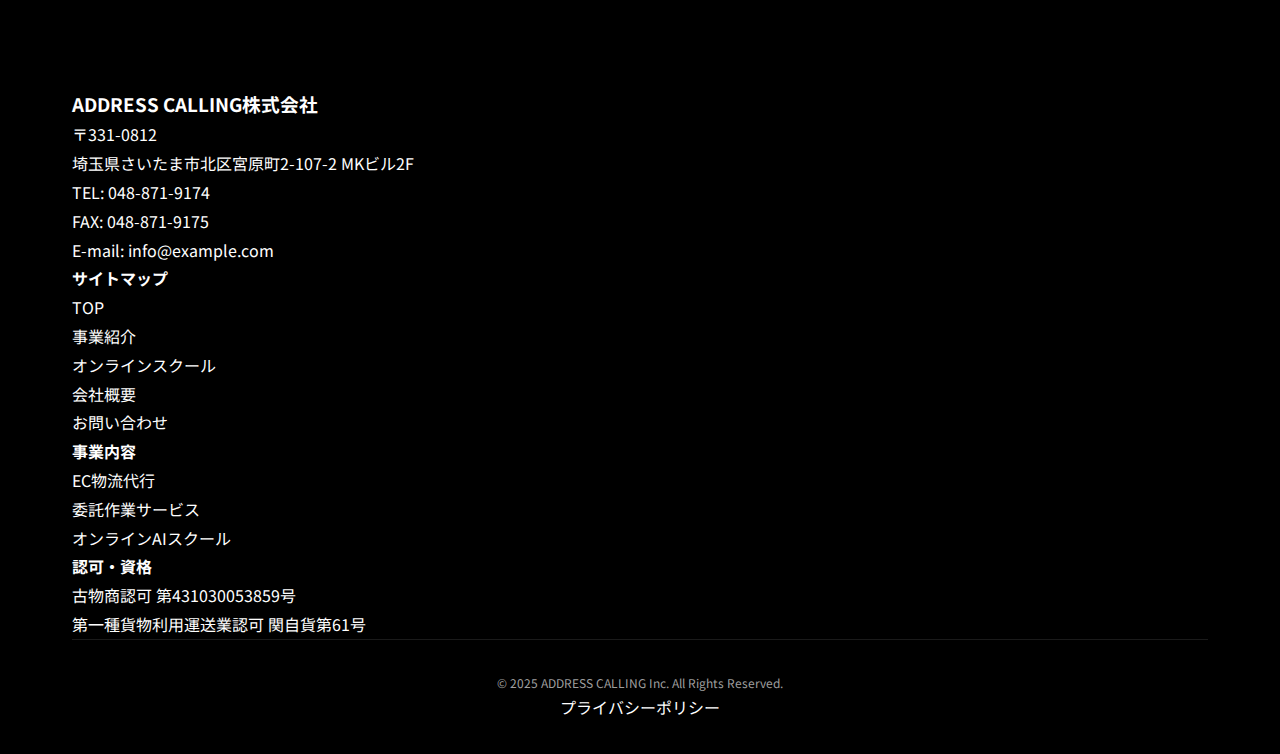
<file: site/privacy.html>
<!DOCTYPE html>
<html lang="ja">
<head>
    <meta charset="UTF-8">
    <meta name="viewport" content="width=device-width, initial-scale=1.0">
    <meta name="description" content="アドレスコーリング株式会社のプライバシーポリシー。個人情報の取り扱いについて。">
    <meta name="robots" content="noindex">
    <title>プライバシーポリシー | アドレスコーリング株式会社</title>

    <!-- Google Fonts -->
    <link rel="preconnect" href="https://fonts.googleapis.com">
    <link rel="preconnect" href="https://fonts.gstatic.com" crossorigin>
    <link href="https://fonts.googleapis.com/css2?family=Noto+Sans+JP:wght@400;500;700;900&family=Roboto:wght@400;500;700;900&display=swap" rel="stylesheet">

    <!-- Stylesheet -->
    <link rel="stylesheet" href="css/style.css">
</head>
<body>
    <!-- Header -->
    <header class="header">
        <div class="container header-container">
            <div class="logo">
                <a href="index.html">
                    <span class="logo-text">ADDRESS CALLING</span>
                    <span class="logo-sub">株式会社</span>
                </a>
            </div>
            <nav class="nav">
                <ul class="nav-list">
                    <li><a href="index.html">TOP</a></li>
                    <li><a href="service.html">事業紹介</a></li>
                    <li><a href="school.html">オンラインスクール</a></li>
                    <li><a href="index.html#company">会社概要</a></li>
                    <li><a href="index.html#contact">お問い合わせ</a></li>
                </ul>
            </nav>
            <a href="index.html#contact" class="btn btn-primary btn-header">お問い合わせ</a>
            <button class="mobile-menu-toggle" aria-label="メニュー">
                <span></span>
                <span></span>
                <span></span>
            </button>
        </div>
    </header>

    <!-- Page Hero -->
    <section class="page-hero">
        <div class="container">
            <div class="page-hero-content">
                <h1 class="page-hero-title">プライバシーポリシー</h1>
                <p class="page-hero-subtitle">Privacy Policy</p>
            </div>
        </div>
    </section>

    <!-- Privacy Policy Content -->
    <section class="privacy-policy section">
        <div class="container">
            <div class="policy-content">
                <div class="policy-intro">
                    <p>
                        アドレスコーリング株式会社（以下「当社」といいます）は、お客様の個人情報保護の重要性について認識し、
                        個人情報の保護に関する法律（以下「個人情報保護法」といいます）を遵守すると共に、
                        以下のプライバシーポリシー（以下「本ポリシー」といいます）に従い、適切な取扱い及び保護に努めます。
                    </p>
                </div>

                <!-- Article 1 -->
                <div class="policy-article">
                    <h2 class="policy-heading">第1条（個人情報の定義）</h2>
                    <div class="policy-text">
                        <p>
                            「個人情報」とは、個人情報保護法第2条第1項により定義された個人情報、
                            すなわち、生存する個人に関する情報であって、当該情報に含まれる氏名、生年月日その他の記述等により
                            特定の個人を識別することができるもの（他の情報と容易に照合することができ、
                            それにより特定の個人を識別することができることとなるものを含みます）、
                            もしくは個人識別符号が含まれる情報を指します。
                        </p>
                    </div>
                </div>

                <!-- Article 2 -->
                <div class="policy-article">
                    <h2 class="policy-heading">第2条（個人情報の収集方法）</h2>
                    <div class="policy-text">
                        <p>当社は、以下の方法により個人情報を収集することがあります。</p>
                        <ul>
                            <li>お問い合わせフォームからのご入力</li>
                            <li>お電話やメールでのお問い合わせ</li>
                            <li>資料請求やサービスお申込み時のご入力</li>
                            <li>オンラインスクールへのお申込み時のご入力</li>
                            <li>求人応募時のご入力</li>
                            <li>セミナーやイベントへの参加申込み</li>
                            <li>アンケートやキャンペーンへのご参加</li>
                        </ul>
                    </div>
                </div>

                <!-- Article 3 -->
                <div class="policy-article">
                    <h2 class="policy-heading">第3条（個人情報の利用目的）</h2>
                    <div class="policy-text">
                        <p>当社は、収集した個人情報を以下の目的で利用いたします。</p>
                        <ol>
                            <li>当社サービスの提供、運営、管理のため</li>
                            <li>お問い合わせへの対応のため</li>
                            <li>資料送付、見積書作成のため</li>
                            <li>契約の締結、履行、アフターサービスの提供のため</li>
                            <li>オンラインスクールの運営、受講管理、修了証発行のため</li>
                            <li>キャンペーン、セミナー、イベント等のご案内のため</li>
                            <li>新商品・新サービスに関する情報のご案内のため</li>
                            <li>マーケティング調査・分析、サービス改善のため</li>
                            <li>請求書の発行、代金決済のため</li>
                            <li>当社サービスに関するご案内やお知らせを配信するため</li>
                            <li>利用規約等に違反する行為への対応のため</li>
                            <li>採用選考のため（求人応募の場合）</li>
                            <li>上記利用目的に付随する目的のため</li>
                        </ol>
                    </div>
                </div>

                <!-- Article 4 -->
                <div class="policy-article">
                    <h2 class="policy-heading">第4条（利用目的の変更）</h2>
                    <div class="policy-text">
                        <p>
                            当社は、個人情報の利用目的を、関連性を有すると合理的に認められる範囲内において変更することがあり、
                            変更した場合には、本ウェブサイトへの掲載その他の適切な方法により、お客様に通知または公表します。
                        </p>
                    </div>
                </div>

                <!-- Article 5 -->
                <div class="policy-article">
                    <h2 class="policy-heading">第5条（個人情報の第三者提供）</h2>
                    <div class="policy-text">
                        <p>
                            当社は、次に掲げる場合を除いて、あらかじめお客様の同意を得ることなく、
                            第三者に個人情報を提供することはありません。
                        </p>
                        <ol>
                            <li>法令に基づく場合</li>
                            <li>人の生命、身体または財産の保護のために必要がある場合であって、本人の同意を得ることが困難であるとき</li>
                            <li>公衆衛生の向上または児童の健全な育成の推進のために特に必要がある場合であって、本人の同意を得ることが困難であるとき</li>
                            <li>国の機関もしくは地方公共団体またはその委託を受けた者が法令の定める事務を遂行することに対して協力する必要がある場合であって、本人の同意を得ることにより当該事務の遂行に支障を及ぼすおそれがあるとき</li>
                        </ol>
                        <p class="policy-note">
                            ※ 当社は、サービスの提供にあたり、配送業者、決済代行会社、クラウドサービス事業者など、
                            業務委託先に個人情報を提供することがあります。この場合、当社は、個人情報を適切に取り扱っていると認められる委託先を選定し、
                            契約等において個人情報の適正管理・機密保持等を義務づけるとともに、適切な管理を実施させます。
                        </p>
                    </div>
                </div>

                <!-- Article 6 -->
                <div class="policy-article">
                    <h2 class="policy-heading">第6条（個人情報の開示）</h2>
                    <div class="policy-text">
                        <p>
                            当社は、お客様から個人情報の開示を求められたときは、お客様ご本人に対し、遅滞なくこれを開示します。
                            ただし、開示することにより次のいずれかに該当する場合は、その全部または一部を開示しないこともあり、
                            開示しない決定をした場合には、その旨を遅滞なく通知します。
                        </p>
                        <ol>
                            <li>お客様または第三者の生命、身体、財産その他の権利利益を害するおそれがある場合</li>
                            <li>当社の業務の適正な実施に著しい支障を及ぼすおそれがある場合</li>
                            <li>法令に違反することとなる場合</li>
                        </ol>
                    </div>
                </div>

                <!-- Article 7 -->
                <div class="policy-article">
                    <h2 class="policy-heading">第7条（個人情報の訂正および削除）</h2>
                    <div class="policy-text">
                        <p>
                            お客様は、当社の保有する自己の個人情報が誤った情報である場合には、
                            当社が定める手続きにより、当社に対して個人情報の訂正、追加または削除（以下「訂正等」といいます）を請求することができます。
                        </p>
                        <p>
                            当社は、お客様から訂正等の請求を受けた場合には、その内容を確認した上で、
                            遅滞なく必要な調査を行い、その結果に基づき、個人情報の訂正等を行い、その旨をお客様に通知します。
                        </p>
                    </div>
                </div>

                <!-- Article 8 -->
                <div class="policy-article">
                    <h2 class="policy-heading">第8条（個人情報の利用停止等）</h2>
                    <div class="policy-text">
                        <p>
                            当社は、お客様から、個人情報が利用目的の範囲を超えて取り扱われているという理由、
                            または不正の手段により取得されたものであるという理由により、
                            その利用の停止または消去（以下「利用停止等」といいます）を求められた場合には、
                            遅滞なく必要な調査を行います。
                        </p>
                        <p>
                            当社は、調査結果に基づき、その請求に応じる必要があると判断した場合には、
                            遅滞なく、当該個人情報の利用停止等を行い、その旨をお客様に通知します。
                        </p>
                    </div>
                </div>

                <!-- Article 9 -->
                <div class="policy-article">
                    <h2 class="policy-heading">第9条（Cookie（クッキー）等の利用）</h2>
                    <div class="policy-text">
                        <p>
                            当社のウェブサイトでは、お客様により良いサービスを提供するため、Cookie（クッキー）を使用することがあります。
                            Cookieとは、ウェブサイトがお客様のコンピュータに送信する小さなテキストファイルで、
                            お客様のコンピュータに保存されます。
                        </p>
                        <p>当社は、以下の目的でCookieを使用します。</p>
                        <ul>
                            <li>お客様の利便性向上のため（ログイン状態の保持など）</li>
                            <li>ウェブサイトの利用状況の分析のため</li>
                            <li>広告配信の最適化のため</li>
                        </ul>
                        <p class="policy-note">
                            ※ お客様は、ブラウザの設定によりCookieの受け取りを拒否することができます。
                            ただし、Cookieを無効にした場合、当社ウェブサイトの一部機能がご利用いただけなくなる場合があります。
                        </p>
                    </div>
                </div>

                <!-- Article 10 -->
                <div class="policy-article">
                    <h2 class="policy-heading">第10条（アクセス解析ツール）</h2>
                    <div class="policy-text">
                        <p>
                            当社のウェブサイトでは、Google Analyticsを使用しています。
                            Google Analyticsは、Cookieを使用してウェブサイトの利用状況を分析します。
                            Google Analyticsにより収集、記録される情報には、特定の個人を識別する情報は一切含まれません。
                            また、それらの情報は、Googleにより同社のプライバシーポリシーに基づいて管理されます。
                        </p>
                        <p>
                            Google Analyticsの利用規約及びプライバシーポリシーについては、
                            Googleのウェブサイトをご確認ください。
                        </p>
                    </div>
                </div>

                <!-- Article 11 -->
                <div class="policy-article">
                    <h2 class="policy-heading">第11条（個人情報の安全管理措置）</h2>
                    <div class="policy-text">
                        <p>
                            当社は、個人情報の漏えい、滅失またはき損の防止その他の個人情報の安全管理のため、
                            以下の措置を講じます。
                        </p>
                        <ul>
                            <li>組織的安全管理措置：個人情報保護管理者の設置、従業者の役割と責任の明確化</li>
                            <li>人的安全管理措置：従業者に対する教育・研修の実施、秘密保持契約の締結</li>
                            <li>物理的安全管理措置：入退室管理の実施、個人情報の盗難防止措置</li>
                            <li>技術的安全管理措置：アクセス制御、不正アクセス対策、ウイルス対策</li>
                        </ul>
                    </div>
                </div>

                <!-- Article 12 -->
                <div class="policy-article">
                    <h2 class="policy-heading">第12条（お子様の個人情報）</h2>
                    <div class="policy-text">
                        <p>
                            当社は、15歳未満のお子様から個人情報を収集する際には、保護者の同意を必要とします。
                            15歳未満の方が当社のサービスをご利用になる場合は、必ず保護者の同意を得た上でご利用ください。
                        </p>
                    </div>
                </div>

                <!-- Article 13 -->
                <div class="policy-article">
                    <h2 class="policy-heading">第13条（プライバシーポリシーの変更）</h2>
                    <div class="policy-text">
                        <p>
                            当社は、法令の変更、サービス内容の変更等に伴い、本ポリシーを変更することがあります。
                            変更後のプライバシーポリシーは、本ウェブサイトに掲載した時点から効力を生じるものとします。
                        </p>
                        <p>
                            重要な変更がある場合には、本ウェブサイト上で目立つ形で告知するか、
                            電子メール等により個別に通知いたします。
                        </p>
                    </div>
                </div>

                <!-- Contact -->
                <div class="policy-contact">
                    <h2 class="policy-heading">個人情報に関するお問い合わせ窓口</h2>
                    <div class="contact-info">
                        <p>
                            個人情報の開示、訂正、利用停止等のご請求、その他個人情報の取扱いに関するお問い合わせは、
                            以下の窓口までご連絡ください。
                        </p>
                        <div class="contact-details">
                            <p class="contact-company">アドレスコーリング株式会社</p>
                            <p class="contact-dept">個人情報保護管理者：管理部</p>
                            <p class="contact-address">
                                〒331-0812<br>
                                埼玉県さいたま市北区宮原町2-107-2 MKビル2F
                            </p>
                            <p class="contact-tel">TEL: 048-871-9174</p>
                            <p class="contact-email">E-mail: privacy@example.com</p>
                            <p class="contact-hours">受付時間: 平日 9:00～18:00（土日祝日、年末年始を除く）</p>
                        </div>
                        <p class="contact-note">
                            ※ 個人情報の開示等のご請求につきましては、ご本人確認のため、
                            運転免許証、パスポート等の公的証明書のコピーをご提出いただく場合がございます。
                        </p>
                    </div>
                </div>

                <!-- Established Date -->
                <div class="policy-established">
                    <p>制定日：2012年10月1日</p>
                    <p>最終改訂日：2025年1月1日</p>
                    <p class="policy-company">アドレスコーリング株式会社<br>代表取締役 佐藤 良太</p>
                </div>
            </div>
        </div>
    </section>

    <!-- Back to Top -->
    <section class="back-to-top-section">
        <div class="container">
            <a href="index.html" class="btn btn-secondary">トップページに戻る</a>
        </div>
    </section>

    <!-- Footer -->
    <footer class="footer">
        <div class="container">
            <div class="footer-content">
                <div class="footer-section">
                    <h3 class="footer-title">ADDRESS CALLING株式会社</h3>
                    <p class="footer-text">
                        〒331-0812<br>
                        埼玉県さいたま市北区宮原町2-107-2 MKビル2F<br>
                        TEL: 048-871-9174<br>
                        FAX: 048-871-9175<br>
                        E-mail: info@example.com
                    </p>
                </div>
                <div class="footer-section">
                    <h4 class="footer-heading">サイトマップ</h4>
                    <ul class="footer-links">
                        <li><a href="index.html">TOP</a></li>
                        <li><a href="service.html">事業紹介</a></li>
                        <li><a href="school.html">オンラインスクール</a></li>
                        <li><a href="index.html#company">会社概要</a></li>
                        <li><a href="index.html#contact">お問い合わせ</a></li>
                    </ul>
                </div>
                <div class="footer-section">
                    <h4 class="footer-heading">事業内容</h4>
                    <ul class="footer-links">
                        <li><a href="service.html#ec-logistics">EC物流代行</a></li>
                        <li><a href="service.html#contract-work">委託作業サービス</a></li>
                        <li><a href="school.html">オンラインAIスクール</a></li>
                    </ul>
                </div>
                <div class="footer-section">
                    <h4 class="footer-heading">認可・資格</h4>
                    <ul class="footer-links">
                        <li>古物商認可 第431030053859号</li>
                        <li>第一種貨物利用運送業認可 関自貨第61号</li>
                    </ul>
                </div>
            </div>
            <div class="footer-bottom">
                <p class="footer-copyright">&copy; 2025 ADDRESS CALLING Inc. All Rights Reserved.</p>
                <ul class="footer-legal">
                    <li><a href="privacy.html">プライバシーポリシー</a></li>
                </ul>
            </div>
        </div>
    </footer>

    <!-- JavaScript -->
    <script src="js/main.js"></script>
</body>
</html>
</file>
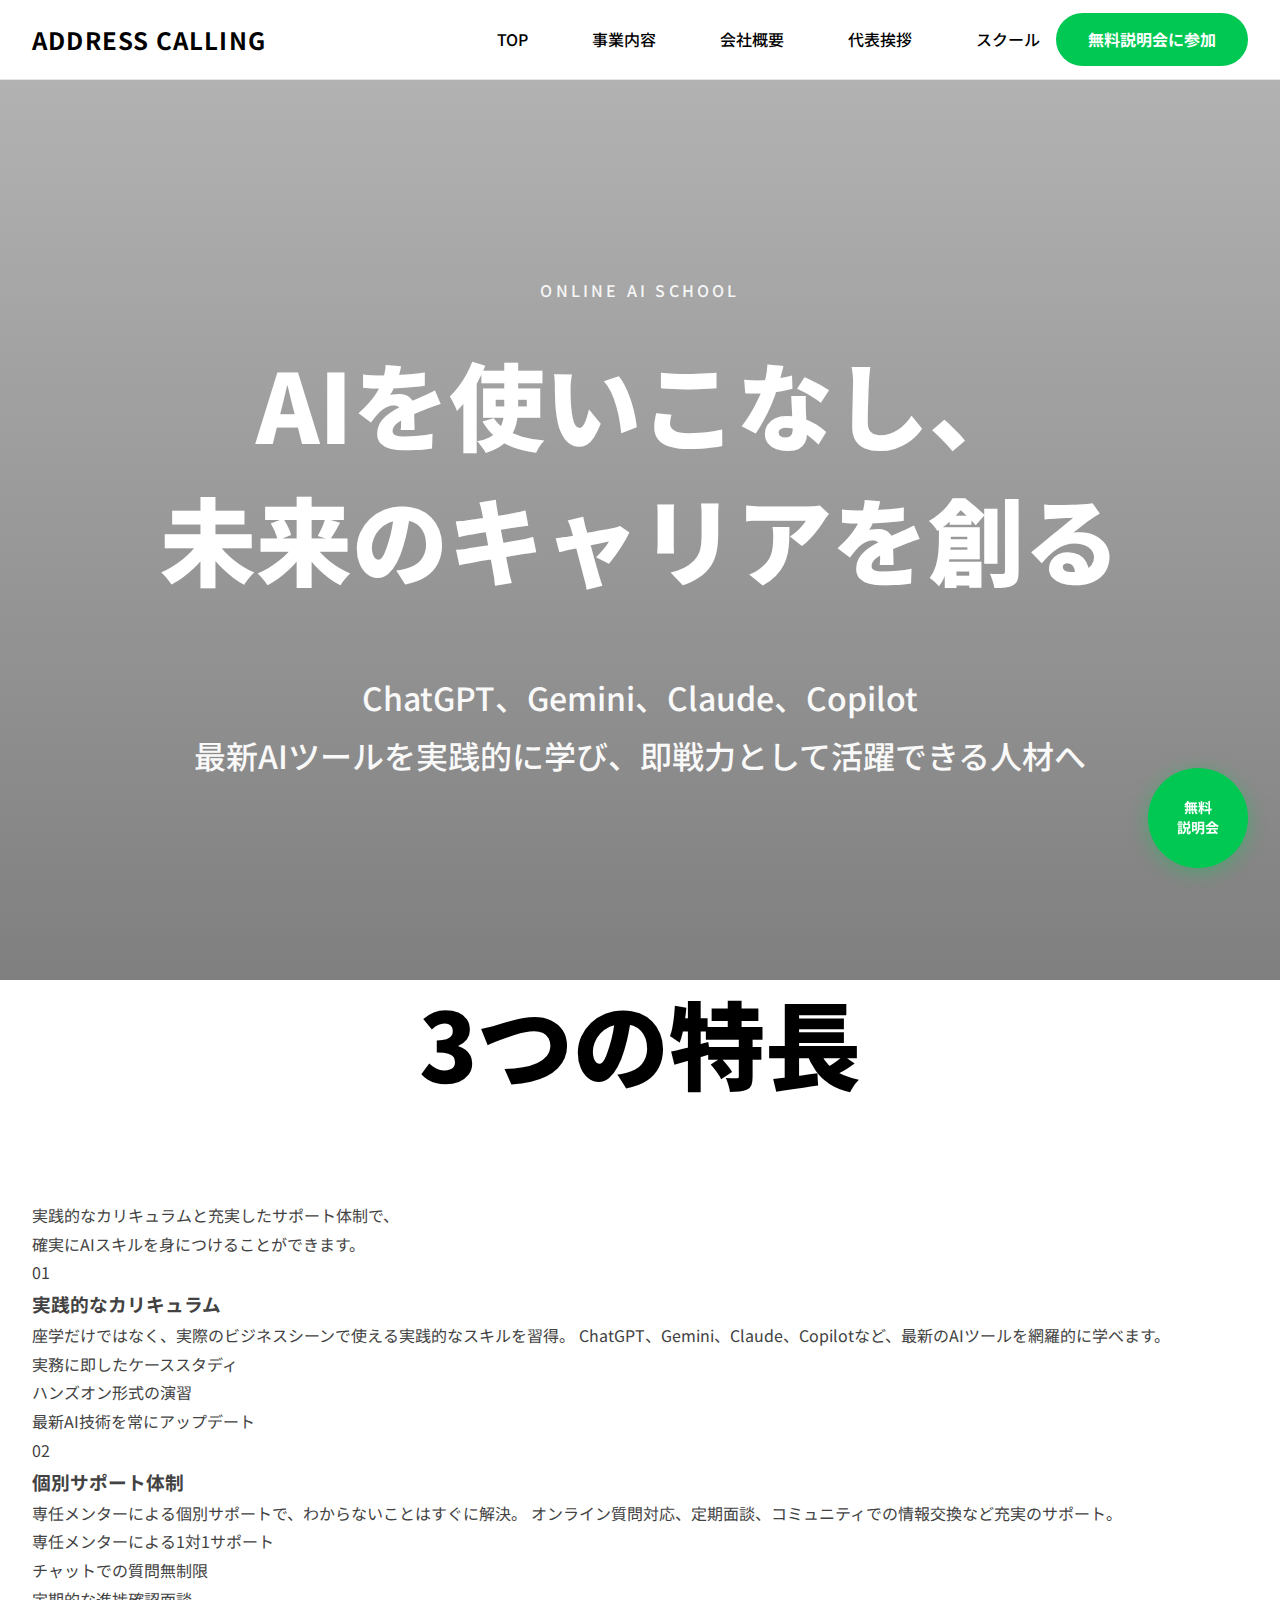
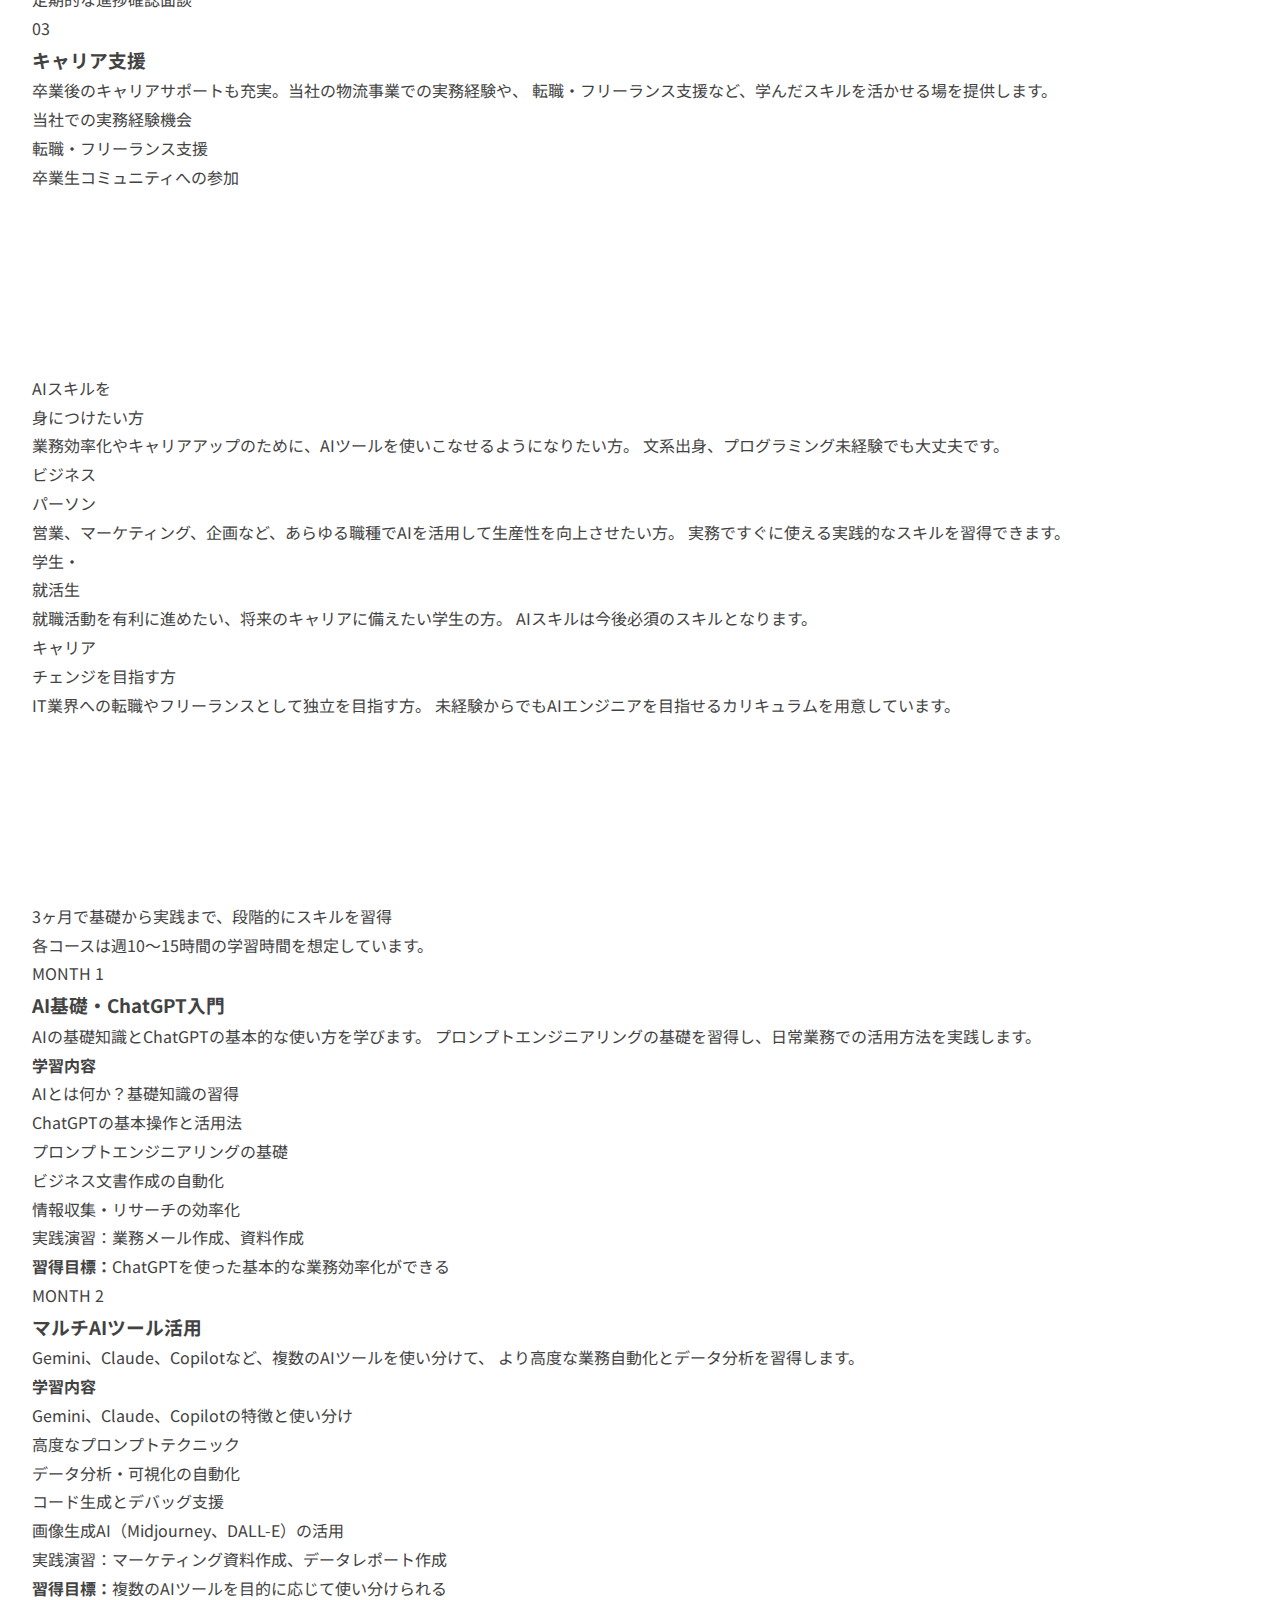
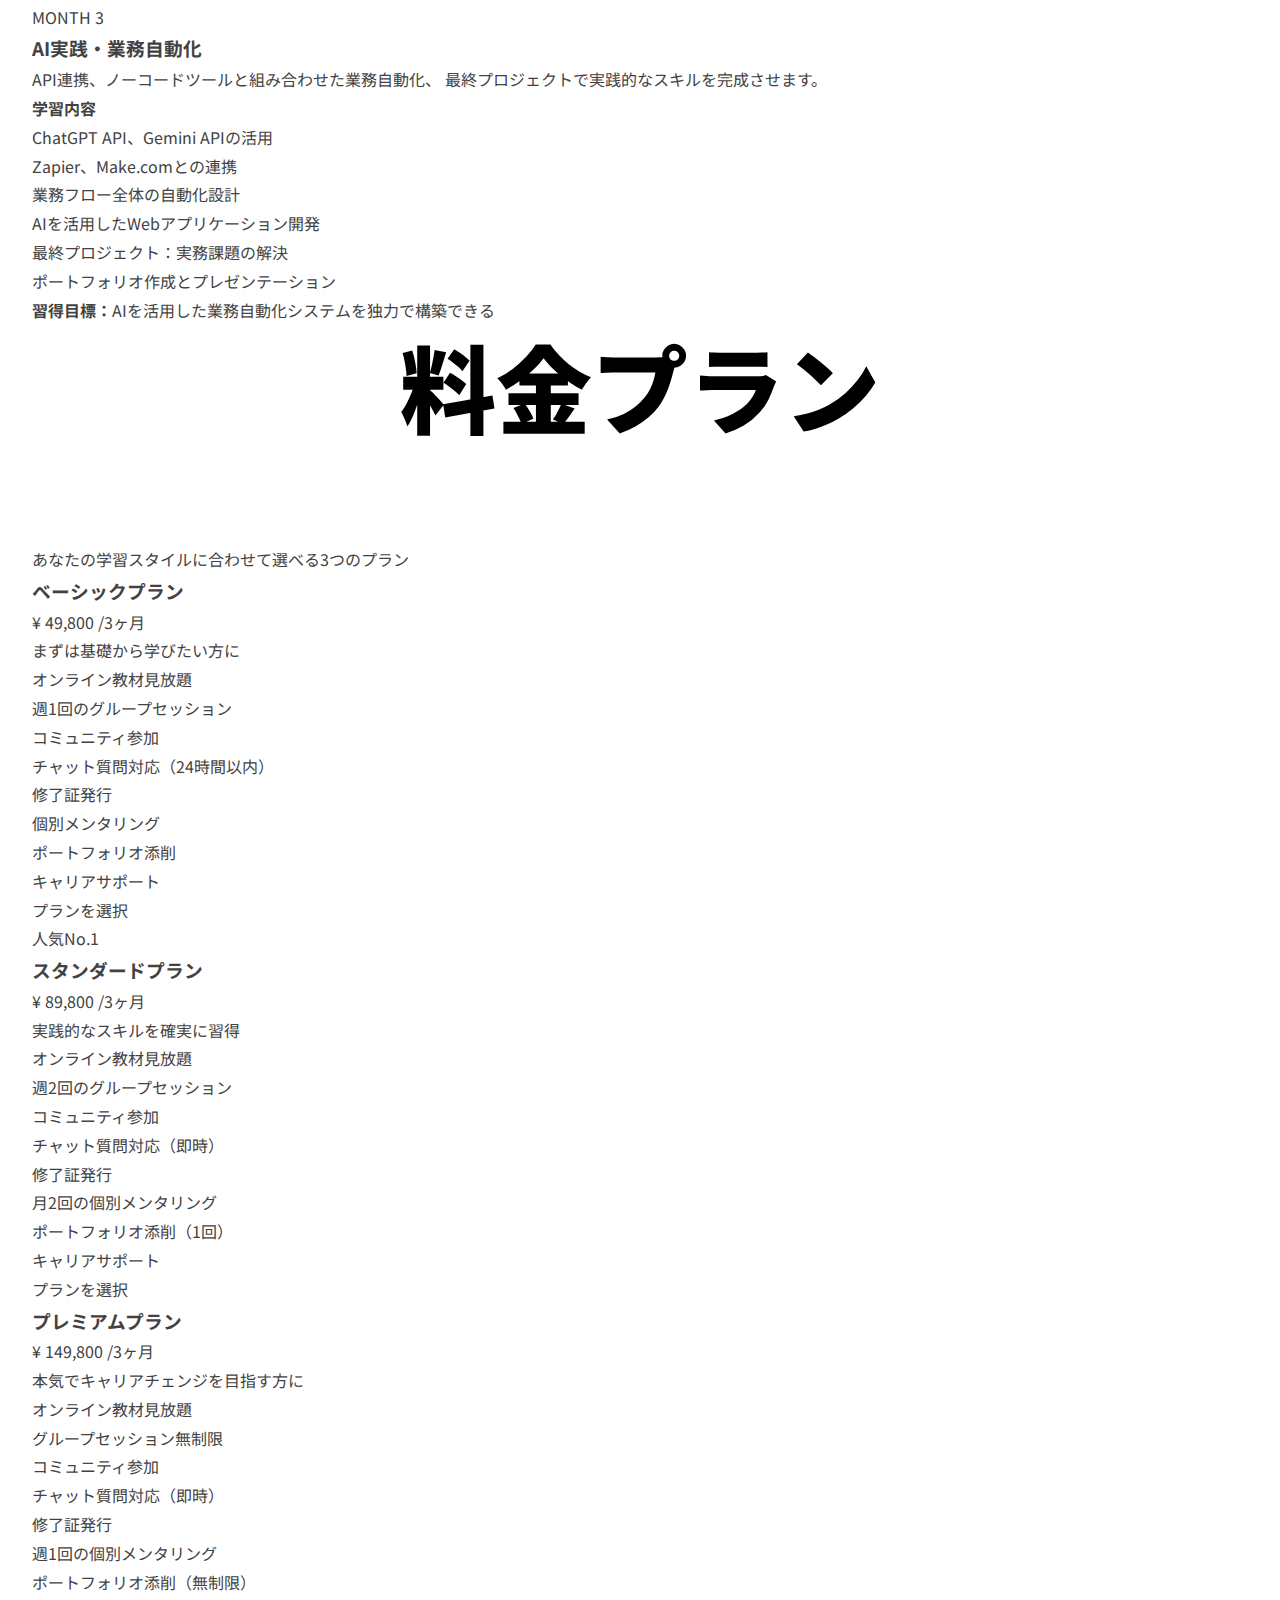
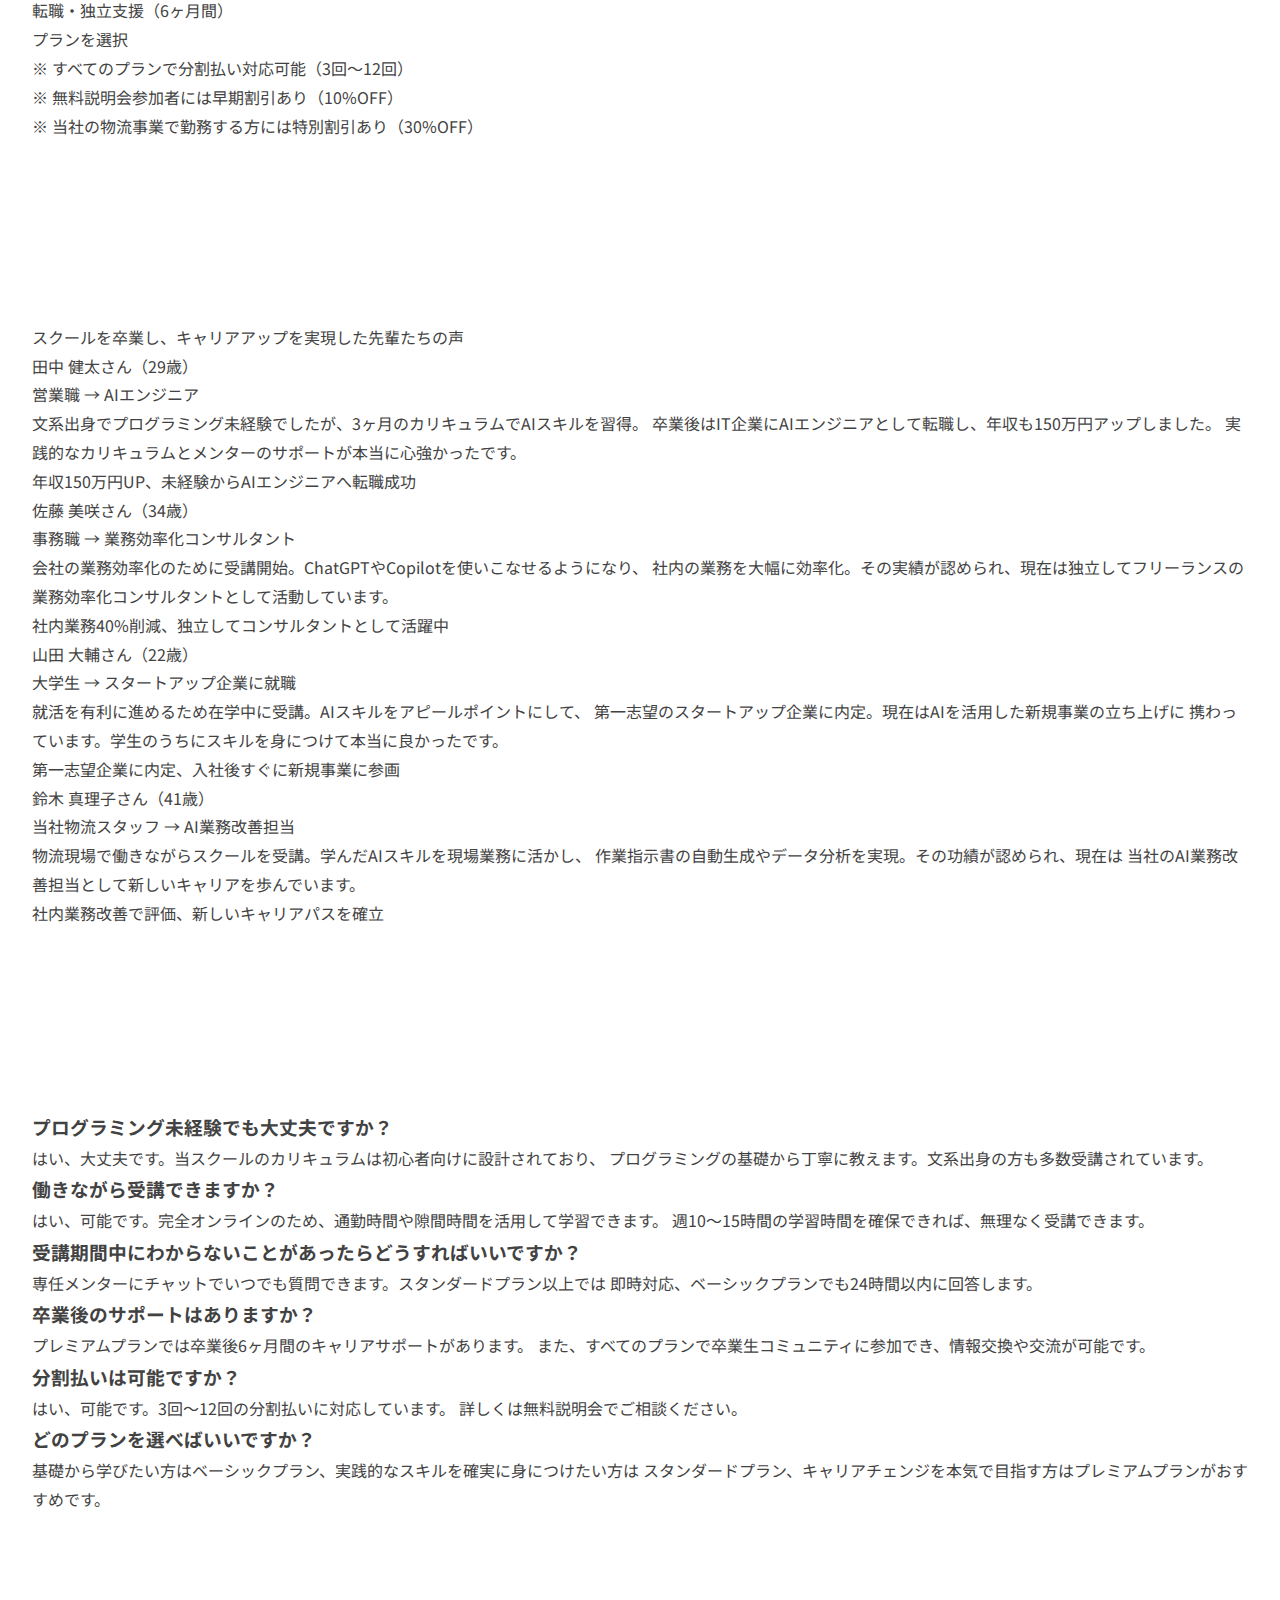
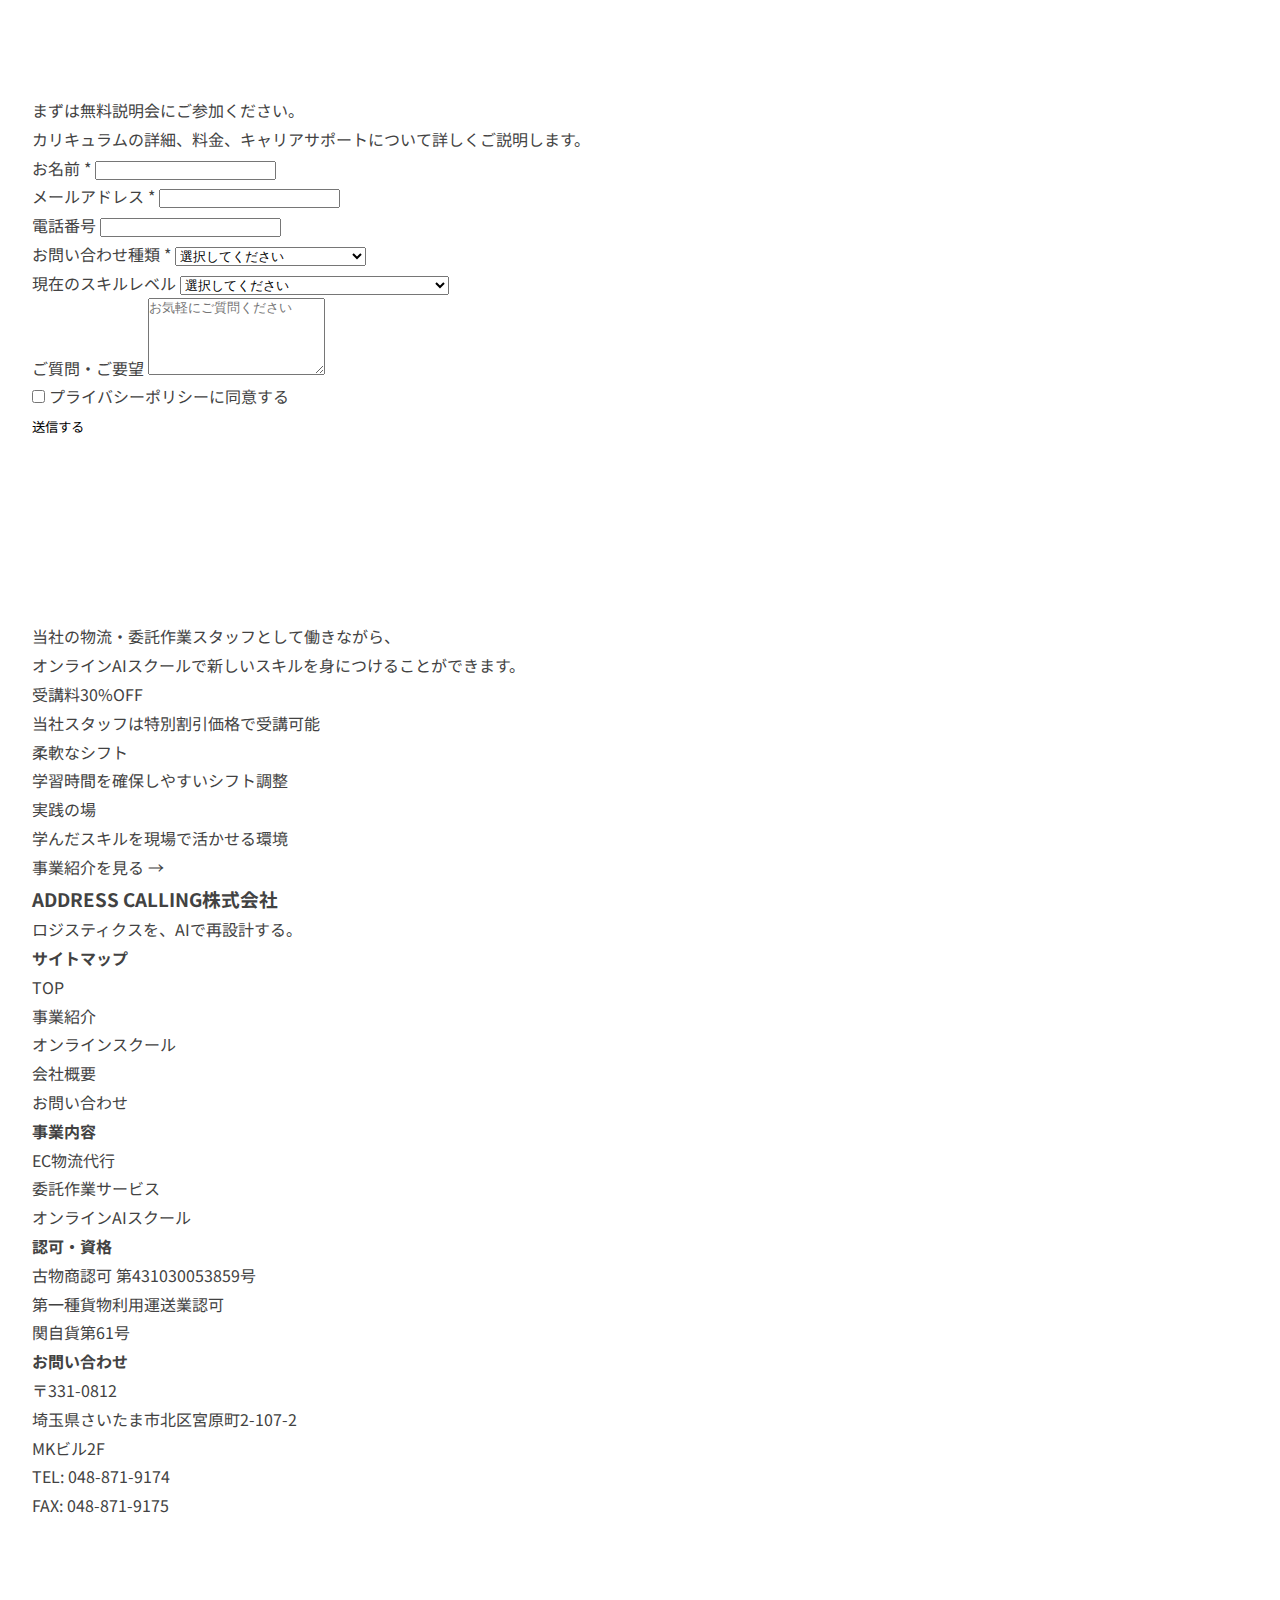
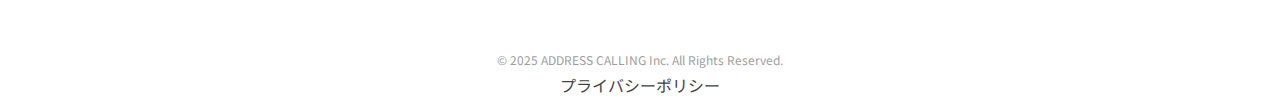
<file: site/school.html>
<!DOCTYPE html>
<html lang="ja">
<head>
    <meta charset="UTF-8">
    <meta name="viewport" content="width=device-width, initial-scale=1.0">
    <meta name="description" content="アドレスコーリング株式会社のオンラインAIスクール。ChatGPT、Gemini、Claude、Copilotなど最新のAIツールを実践的に学べる。初心者から上級者まで対応。">
    <meta name="keywords" content="AIスクール,オンラインスクール,ChatGPT,Gemini,Claude,Copilot,AI教育,プログラミング">
    <title>オンラインAIスクール | アドレスコーリング株式会社 - 実践的AI教育プログラム</title>

    <!-- Open Graph / Facebook -->
    <meta property="og:type" content="website">
    <meta property="og:title" content="オンラインAIスクール | アドレスコーリング株式会社">
    <meta property="og:description" content="ChatGPT、Gemini、Claude、Copilotなど最新のAIツールを実践的に学べるオンラインスクール。">

    <!-- Google Fonts -->
    <link rel="preconnect" href="https://fonts.googleapis.com">
    <link rel="preconnect" href="https://fonts.gstatic.com" crossorigin>
    <link href="https://fonts.googleapis.com/css2?family=Noto+Sans+JP:wght@400;500;700;900&family=Roboto:wght@400;500;700;900&display=swap" rel="stylesheet">

    <!-- Stylesheet -->
    <link rel="stylesheet" href="css/style.css">

    <!-- Structured Data -->
    <script type="application/ld+json">
    {
        "@context": "https://schema.org",
        "@type": "EducationalOrganization",
        "name": "アドレスコーリング オンラインAIスクール",
        "description": "最新のAIツールを実践的に学べるオンラインスクール",
        "provider": {
            "@type": "Organization",
            "name": "アドレスコーリング株式会社"
        },
        "offers": {
            "@type": "Offer",
            "category": "Online Course"
        }
    }
    </script>
</head>
<body>
    <!-- Header -->
    <header class="header">
        <div class="header-container">
            <div class="header-logo">
                <a href="index.html">
                    <span class="logo-text">ADDRESS CALLING</span>
                </a>
            </div>
            <nav class="header-nav">
                <ul class="nav-list">
                    <li><a href="index.html">TOP</a></li>
                    <li><a href="service.html">事業内容</a></li>
                    <li><a href="index.html#company">会社概要</a></li>
                    <li><a href="index.html#message">代表挨拶</a></li>
                    <li><a href="school.html" class="active">スクール</a></li>
                </ul>
            </nav>
            <a href="#school-contact" class="btn-contact">無料説明会に参加</a>
            <button class="mobile-menu-toggle" aria-label="メニュー" aria-expanded="false">
                <span></span>
                <span></span>
                <span></span>
            </button>
        </div>
    </header>

    <!-- Hero Section -->
    <section class="hero-main">
        <div class="hero-background">
            <div class="hero-image"></div>
            <div class="hero-overlay"></div>
        </div>
        <div class="hero-content">
            <div class="hero-label">ONLINE AI SCHOOL</div>
            <h1 class="hero-title">
                AIを使いこなし、<br>
                未来のキャリアを創る
            </h1>
            <p class="hero-description">
                ChatGPT、Gemini、Claude、Copilot<br>
                最新AIツールを実践的に学び、即戦力として活躍できる人材へ
            </p>
        </div>
    </section>

    <!-- School Features -->
    <section class="school-features-section">
        <div class="main-container">
            <div class="section-header-center">
                <h2 class="section-main-title">3つの特長</h2>
                <p class="section-lead">
                    実践的なカリキュラムと充実したサポート体制で、<br>
                    確実にAIスキルを身につけることができます。
                </p>
            </div>

            <div class="school-features-grid">
                <div class="school-feature-box">
                    <div class="school-feature-number">01</div>
                    <h3 class="school-feature-title">実践的なカリキュラム</h3>
                    <p class="school-feature-text">
                        座学だけではなく、実際のビジネスシーンで使える実践的なスキルを習得。
                        ChatGPT、Gemini、Claude、Copilotなど、最新のAIツールを網羅的に学べます。
                    </p>
                    <ul class="school-feature-list">
                        <li>実務に即したケーススタディ</li>
                        <li>ハンズオン形式の演習</li>
                        <li>最新AI技術を常にアップデート</li>
                    </ul>
                </div>

                <div class="school-feature-box">
                    <div class="school-feature-number">02</div>
                    <h3 class="school-feature-title">個別サポート体制</h3>
                    <p class="school-feature-text">
                        専任メンターによる個別サポートで、わからないことはすぐに解決。
                        オンライン質問対応、定期面談、コミュニティでの情報交換など充実のサポート。
                    </p>
                    <ul class="school-feature-list">
                        <li>専任メンターによる1対1サポート</li>
                        <li>チャットでの質問無制限</li>
                        <li>定期的な進捗確認面談</li>
                    </ul>
                </div>

                <div class="school-feature-box">
                    <div class="school-feature-number">03</div>
                    <h3 class="school-feature-title">キャリア支援</h3>
                    <p class="school-feature-text">
                        卒業後のキャリアサポートも充実。当社の物流事業での実務経験や、
                        転職・フリーランス支援など、学んだスキルを活かせる場を提供します。
                    </p>
                    <ul class="school-feature-list">
                        <li>当社での実務経験機会</li>
                        <li>転職・フリーランス支援</li>
                        <li>卒業生コミュニティへの参加</li>
                    </ul>
                </div>
            </div>
        </div>
    </section>

    <!-- Target Audience -->
    <section class="target-audience-section bg-black">
        <div class="main-container">
            <h2 class="section-title-white-center">こんな方におすすめ</h2>

            <div class="audience-grid-four">
                <div class="audience-box">
                    <div class="audience-box-title">AIスキルを<br>身につけたい方</div>
                    <p class="audience-box-text">
                        業務効率化やキャリアアップのために、AIツールを使いこなせるようになりたい方。
                        文系出身、プログラミング未経験でも大丈夫です。
                    </p>
                </div>

                <div class="audience-box">
                    <div class="audience-box-title">ビジネス<br>パーソン</div>
                    <p class="audience-box-text">
                        営業、マーケティング、企画など、あらゆる職種でAIを活用して生産性を向上させたい方。
                        実務ですぐに使える実践的なスキルを習得できます。
                    </p>
                </div>

                <div class="audience-box">
                    <div class="audience-box-title">学生・<br>就活生</div>
                    <p class="audience-box-text">
                        就職活動を有利に進めたい、将来のキャリアに備えたい学生の方。
                        AIスキルは今後必須のスキルとなります。
                    </p>
                </div>

                <div class="audience-box">
                    <div class="audience-box-title">キャリア<br>チェンジを目指す方</div>
                    <p class="audience-box-text">
                        IT業界への転職やフリーランスとして独立を目指す方。
                        未経験からでもAIエンジニアを目指せるカリキュラムを用意しています。
                    </p>
                </div>
            </div>
        </div>
    </section>

    <!-- Curriculum -->
    <section class="curriculum-section bg-red" id="curriculum">
        <div class="main-container">
            <h2 class="section-title-white-center">カリキュラム</h2>
            <p class="curriculum-lead">
                3ヶ月で基礎から実践まで、段階的にスキルを習得<br>
                各コースは週10〜15時間の学習時間を想定しています。
            </p>

            <div class="curriculum-timeline">
                <!-- Month 1 -->
                <div class="curriculum-box">
                    <div class="curriculum-month-badge">MONTH 1</div>
                    <h3 class="curriculum-box-title">AI基礎・ChatGPT入門</h3>
                    <p class="curriculum-box-description">
                        AIの基礎知識とChatGPTの基本的な使い方を学びます。
                        プロンプトエンジニアリングの基礎を習得し、日常業務での活用方法を実践します。
                    </p>
                    <div class="curriculum-topics">
                        <h4 class="curriculum-topics-title">学習内容</h4>
                        <ul class="curriculum-topics-list">
                            <li>AIとは何か？基礎知識の習得</li>
                            <li>ChatGPTの基本操作と活用法</li>
                            <li>プロンプトエンジニアリングの基礎</li>
                            <li>ビジネス文書作成の自動化</li>
                            <li>情報収集・リサーチの効率化</li>
                            <li>実践演習：業務メール作成、資料作成</li>
                        </ul>
                    </div>
                    <div class="curriculum-goal">
                        <strong>習得目標：</strong>ChatGPTを使った基本的な業務効率化ができる
                    </div>
                </div>

                <!-- Month 2 -->
                <div class="curriculum-box">
                    <div class="curriculum-month-badge">MONTH 2</div>
                    <h3 class="curriculum-box-title">マルチAIツール活用</h3>
                    <p class="curriculum-box-description">
                        Gemini、Claude、Copilotなど、複数のAIツールを使い分けて、
                        より高度な業務自動化とデータ分析を習得します。
                    </p>
                    <div class="curriculum-topics">
                        <h4 class="curriculum-topics-title">学習内容</h4>
                        <ul class="curriculum-topics-list">
                            <li>Gemini、Claude、Copilotの特徴と使い分け</li>
                            <li>高度なプロンプトテクニック</li>
                            <li>データ分析・可視化の自動化</li>
                            <li>コード生成とデバッグ支援</li>
                            <li>画像生成AI（Midjourney、DALL-E）の活用</li>
                            <li>実践演習：マーケティング資料作成、データレポート作成</li>
                        </ul>
                    </div>
                    <div class="curriculum-goal">
                        <strong>習得目標：</strong>複数のAIツールを目的に応じて使い分けられる
                    </div>
                </div>

                <!-- Month 3 -->
                <div class="curriculum-box">
                    <div class="curriculum-month-badge">MONTH 3</div>
                    <h3 class="curriculum-box-title">AI実践・業務自動化</h3>
                    <p class="curriculum-box-description">
                        API連携、ノーコードツールと組み合わせた業務自動化、
                        最終プロジェクトで実践的なスキルを完成させます。
                    </p>
                    <div class="curriculum-topics">
                        <h4 class="curriculum-topics-title">学習内容</h4>
                        <ul class="curriculum-topics-list">
                            <li>ChatGPT API、Gemini APIの活用</li>
                            <li>Zapier、Make.comとの連携</li>
                            <li>業務フロー全体の自動化設計</li>
                            <li>AIを活用したWebアプリケーション開発</li>
                            <li>最終プロジェクト：実務課題の解決</li>
                            <li>ポートフォリオ作成とプレゼンテーション</li>
                        </ul>
                    </div>
                    <div class="curriculum-goal">
                        <strong>習得目標：</strong>AIを活用した業務自動化システムを独力で構築できる
                    </div>
                </div>
            </div>
        </div>
    </section>

    <!-- Pricing -->
    <section class="pricing-section bg-white">
        <div class="main-container">
            <div class="section-header-center">
                <h2 class="section-main-title">料金プラン</h2>
                <p class="section-lead">
                    あなたの学習スタイルに合わせて選べる3つのプラン
                </p>
            </div>

            <div class="pricing-three-col">
                <!-- Basic Plan -->
                <div class="pricing-plan-card">
                    <div class="pricing-plan-header">
                        <h3 class="pricing-plan-name">ベーシックプラン</h3>
                        <div class="pricing-plan-price">
                            <span class="price-yen">¥</span>
                            <span class="price-amount">49,800</span>
                            <span class="price-period">/3ヶ月</span>
                        </div>
                        <p class="pricing-plan-note">まずは基礎から学びたい方に</p>
                    </div>
                    <ul class="pricing-plan-features">
                        <li class="feature-included">オンライン教材見放題</li>
                        <li class="feature-included">週1回のグループセッション</li>
                        <li class="feature-included">コミュニティ参加</li>
                        <li class="feature-included">チャット質問対応（24時間以内）</li>
                        <li class="feature-included">修了証発行</li>
                        <li class="feature-not-included">個別メンタリング</li>
                        <li class="feature-not-included">ポートフォリオ添削</li>
                        <li class="feature-not-included">キャリアサポート</li>
                    </ul>
                    <a href="#school-contact" class="btn-plan-select">プランを選択</a>
                </div>

                <!-- Standard Plan (Popular) -->
                <div class="pricing-plan-card popular">
                    <div class="pricing-plan-badge">人気No.1</div>
                    <div class="pricing-plan-header">
                        <h3 class="pricing-plan-name">スタンダードプラン</h3>
                        <div class="pricing-plan-price">
                            <span class="price-yen">¥</span>
                            <span class="price-amount">89,800</span>
                            <span class="price-period">/3ヶ月</span>
                        </div>
                        <p class="pricing-plan-note">実践的なスキルを確実に習得</p>
                    </div>
                    <ul class="pricing-plan-features">
                        <li class="feature-included">オンライン教材見放題</li>
                        <li class="feature-included">週2回のグループセッション</li>
                        <li class="feature-included">コミュニティ参加</li>
                        <li class="feature-included">チャット質問対応（即時）</li>
                        <li class="feature-included">修了証発行</li>
                        <li class="feature-included">月2回の個別メンタリング</li>
                        <li class="feature-included">ポートフォリオ添削（1回）</li>
                        <li class="feature-not-included">キャリアサポート</li>
                    </ul>
                    <a href="#school-contact" class="btn-plan-select-primary">プランを選択</a>
                </div>

                <!-- Premium Plan -->
                <div class="pricing-plan-card">
                    <div class="pricing-plan-header">
                        <h3 class="pricing-plan-name">プレミアムプラン</h3>
                        <div class="pricing-plan-price">
                            <span class="price-yen">¥</span>
                            <span class="price-amount">149,800</span>
                            <span class="price-period">/3ヶ月</span>
                        </div>
                        <p class="pricing-plan-note">本気でキャリアチェンジを目指す方に</p>
                    </div>
                    <ul class="pricing-plan-features">
                        <li class="feature-included">オンライン教材見放題</li>
                        <li class="feature-included">グループセッション無制限</li>
                        <li class="feature-included">コミュニティ参加</li>
                        <li class="feature-included">チャット質問対応（即時）</li>
                        <li class="feature-included">修了証発行</li>
                        <li class="feature-included">週1回の個別メンタリング</li>
                        <li class="feature-included">ポートフォリオ添削（無制限）</li>
                        <li class="feature-included">転職・独立支援（6ヶ月間）</li>
                    </ul>
                    <a href="#school-contact" class="btn-plan-select">プランを選択</a>
                </div>
            </div>

            <div class="pricing-notes">
                <p>※ すべてのプランで分割払い対応可能（3回〜12回）</p>
                <p>※ 無料説明会参加者には早期割引あり（10%OFF）</p>
                <p>※ 当社の物流事業で勤務する方には特別割引あり（30%OFF）</p>
            </div>
        </div>
    </section>

    <!-- Success Stories -->
    <section class="success-stories-section bg-black">
        <div class="main-container">
            <h2 class="section-title-white-center">卒業生の声</h2>
            <p class="success-stories-lead">
                スクールを卒業し、キャリアアップを実現した先輩たちの声
            </p>

            <div class="success-stories-grid">
                <div class="success-story-card">
                    <div class="story-profile">
                        <div class="story-name">田中 健太さん（29歳）</div>
                        <div class="story-career">営業職 → AIエンジニア</div>
                    </div>
                    <p class="story-text">
                        文系出身でプログラミング未経験でしたが、3ヶ月のカリキュラムでAIスキルを習得。
                        卒業後はIT企業にAIエンジニアとして転職し、年収も150万円アップしました。
                        実践的なカリキュラムとメンターのサポートが本当に心強かったです。
                    </p>
                    <div class="story-achievement">年収150万円UP、未経験からAIエンジニアへ転職成功</div>
                </div>

                <div class="success-story-card">
                    <div class="story-profile">
                        <div class="story-name">佐藤 美咲さん（34歳）</div>
                        <div class="story-career">事務職 → 業務効率化コンサルタント</div>
                    </div>
                    <p class="story-text">
                        会社の業務効率化のために受講開始。ChatGPTやCopilotを使いこなせるようになり、
                        社内の業務を大幅に効率化。その実績が認められ、現在は独立してフリーランスの
                        業務効率化コンサルタントとして活動しています。
                    </p>
                    <div class="story-achievement">社内業務40%削減、独立してコンサルタントとして活躍中</div>
                </div>

                <div class="success-story-card">
                    <div class="story-profile">
                        <div class="story-name">山田 大輔さん（22歳）</div>
                        <div class="story-career">大学生 → スタートアップ企業に就職</div>
                    </div>
                    <p class="story-text">
                        就活を有利に進めるため在学中に受講。AIスキルをアピールポイントにして、
                        第一志望のスタートアップ企業に内定。現在はAIを活用した新規事業の立ち上げに
                        携わっています。学生のうちにスキルを身につけて本当に良かったです。
                    </p>
                    <div class="story-achievement">第一志望企業に内定、入社後すぐに新規事業に参画</div>
                </div>

                <div class="success-story-card">
                    <div class="story-profile">
                        <div class="story-name">鈴木 真理子さん（41歳）</div>
                        <div class="story-career">当社物流スタッフ → AI業務改善担当</div>
                    </div>
                    <p class="story-text">
                        物流現場で働きながらスクールを受講。学んだAIスキルを現場業務に活かし、
                        作業指示書の自動生成やデータ分析を実現。その功績が認められ、現在は
                        当社のAI業務改善担当として新しいキャリアを歩んでいます。
                    </p>
                    <div class="story-achievement">社内業務改善で評価、新しいキャリアパスを確立</div>
                </div>
            </div>
        </div>
    </section>

    <!-- FAQ -->
    <section class="faq-section bg-red">
        <div class="main-container">
            <h2 class="section-title-white-center">よくある質問</h2>

            <div class="faq-grid">
                <div class="faq-box">
                    <h3 class="faq-question-white">プログラミング未経験でも大丈夫ですか？</h3>
                    <p class="faq-answer-white">
                        はい、大丈夫です。当スクールのカリキュラムは初心者向けに設計されており、
                        プログラミングの基礎から丁寧に教えます。文系出身の方も多数受講されています。
                    </p>
                </div>

                <div class="faq-box">
                    <h3 class="faq-question-white">働きながら受講できますか？</h3>
                    <p class="faq-answer-white">
                        はい、可能です。完全オンラインのため、通勤時間や隙間時間を活用して学習できます。
                        週10〜15時間の学習時間を確保できれば、無理なく受講できます。
                    </p>
                </div>

                <div class="faq-box">
                    <h3 class="faq-question-white">受講期間中にわからないことがあったらどうすればいいですか？</h3>
                    <p class="faq-answer-white">
                        専任メンターにチャットでいつでも質問できます。スタンダードプラン以上では
                        即時対応、ベーシックプランでも24時間以内に回答します。
                    </p>
                </div>

                <div class="faq-box">
                    <h3 class="faq-question-white">卒業後のサポートはありますか？</h3>
                    <p class="faq-answer-white">
                        プレミアムプランでは卒業後6ヶ月間のキャリアサポートがあります。
                        また、すべてのプランで卒業生コミュニティに参加でき、情報交換や交流が可能です。
                    </p>
                </div>

                <div class="faq-box">
                    <h3 class="faq-question-white">分割払いは可能ですか？</h3>
                    <p class="faq-answer-white">
                        はい、可能です。3回〜12回の分割払いに対応しています。
                        詳しくは無料説明会でご相談ください。
                    </p>
                </div>

                <div class="faq-box">
                    <h3 class="faq-question-white">どのプランを選べばいいですか？</h3>
                    <p class="faq-answer-white">
                        基礎から学びたい方はベーシックプラン、実践的なスキルを確実に身につけたい方は
                        スタンダードプラン、キャリアチェンジを本気で目指す方はプレミアムプランがおすすめです。
                    </p>
                </div>
            </div>
        </div>
    </section>

    <!-- Contact Form -->
    <section class="school-contact-section bg-black" id="school-contact">
        <div class="main-container">
            <h2 class="section-title-white-center">無料説明会・お問い合わせ</h2>
            <p class="school-contact-lead">
                まずは無料説明会にご参加ください。<br>
                カリキュラムの詳細、料金、キャリアサポートについて詳しくご説明します。
            </p>

            <form class="contact-form-school" id="schoolContactForm">
                <div class="form-row-two">
                    <div class="form-group-school">
                        <label for="school-name" class="form-label-white">お名前 <span class="required-star">*</span></label>
                        <input type="text" id="school-name" name="name" class="form-input-dark" required>
                    </div>
                    <div class="form-group-school">
                        <label for="school-email" class="form-label-white">メールアドレス <span class="required-star">*</span></label>
                        <input type="email" id="school-email" name="email" class="form-input-dark" required>
                    </div>
                </div>

                <div class="form-row-two">
                    <div class="form-group-school">
                        <label for="school-phone" class="form-label-white">電話番号</label>
                        <input type="tel" id="school-phone" name="phone" class="form-input-dark">
                    </div>
                    <div class="form-group-school">
                        <label for="school-type" class="form-label-white">お問い合わせ種類 <span class="required-star">*</span></label>
                        <select id="school-type" name="inquiry_type" class="form-input-dark" required>
                            <option value="">選択してください</option>
                            <option value="説明会参加">無料説明会に参加したい</option>
                            <option value="ベーシックプラン">ベーシックプランについて</option>
                            <option value="スタンダードプラン">スタンダードプランについて</option>
                            <option value="プレミアムプラン">プレミアムプランについて</option>
                            <option value="その他">その他のお問い合わせ</option>
                        </select>
                    </div>
                </div>

                <div class="form-group-school">
                    <label for="school-experience" class="form-label-white">現在のスキルレベル</label>
                    <select id="school-experience" name="experience" class="form-input-dark">
                        <option value="">選択してください</option>
                        <option value="初心者">完全初心者（プログラミング未経験）</option>
                        <option value="基礎知識">基礎知識あり（少し学習経験がある）</option>
                        <option value="実務経験">実務経験あり（仕事で使ったことがある）</option>
                    </select>
                </div>

                <div class="form-group-school">
                    <label for="school-message" class="form-label-white">ご質問・ご要望</label>
                    <textarea id="school-message" name="message" class="form-textarea-dark" rows="5" placeholder="お気軽にご質問ください"></textarea>
                </div>

                <div class="form-privacy-school">
                    <label class="checkbox-label-white">
                        <input type="checkbox" name="privacy" required>
                        <a href="privacy.html" target="_blank">プライバシーポリシー</a>に同意する
                    </label>
                </div>

                <button type="submit" class="btn-form-submit-green">送信する</button>
            </form>
        </div>
    </section>

    <!-- Integration with Business -->
    <section class="cross-promotion-section bg-red">
        <div class="main-container">
            <h2 class="section-title-white-center">物流現場で働きながら学べる</h2>
            <p class="cross-promotion-lead">
                当社の物流・委託作業スタッフとして働きながら、<br>
                オンラインAIスクールで新しいスキルを身につけることができます。
            </p>

            <div class="cross-promotion-benefits">
                <div class="benefit-box">
                    <div class="benefit-box-title">受講料30%OFF</div>
                    <p class="benefit-box-text">当社スタッフは特別割引価格で受講可能</p>
                </div>
                <div class="benefit-box">
                    <div class="benefit-box-title">柔軟なシフト</div>
                    <p class="benefit-box-text">学習時間を確保しやすいシフト調整</p>
                </div>
                <div class="benefit-box">
                    <div class="benefit-box-title">実践の場</div>
                    <p class="benefit-box-text">学んだスキルを現場で活かせる環境</p>
                </div>
            </div>

            <div class="cross-promotion-cta">
                <a href="service.html" class="btn-white-large">事業紹介を見る →</a>
            </div>
        </div>
    </section>

    <!-- Footer -->
    <footer class="footer-main">
        <div class="main-container">
            <div class="footer-top">
                <div class="footer-company">
                    <h3 class="footer-company-name">ADDRESS CALLING株式会社</h3>
                    <p class="footer-company-tagline">ロジスティクスを、AIで再設計する。</p>
                </div>
                <div class="footer-links-grid">
                    <div class="footer-links-column">
                        <h4 class="footer-column-title">サイトマップ</h4>
                        <ul class="footer-column-list">
                            <li><a href="index.html">TOP</a></li>
                            <li><a href="service.html">事業紹介</a></li>
                            <li><a href="school.html">オンラインスクール</a></li>
                            <li><a href="index.html#company">会社概要</a></li>
                            <li><a href="index.html#contact">お問い合わせ</a></li>
                        </ul>
                    </div>
                    <div class="footer-links-column">
                        <h4 class="footer-column-title">事業内容</h4>
                        <ul class="footer-column-list">
                            <li><a href="service.html#ec-logistics">EC物流代行</a></li>
                            <li><a href="service.html#contract-work">委託作業サービス</a></li>
                            <li><a href="school.html">オンラインAIスクール</a></li>
                        </ul>
                    </div>
                    <div class="footer-links-column">
                        <h4 class="footer-column-title">認可・資格</h4>
                        <ul class="footer-column-list">
                            <li>古物商認可 第431030053859号</li>
                            <li>第一種貨物利用運送業認可<br>関自貨第61号</li>
                        </ul>
                    </div>
                    <div class="footer-links-column">
                        <h4 class="footer-column-title">お問い合わせ</h4>
                        <ul class="footer-column-list">
                            <li>〒331-0812</li>
                            <li>埼玉県さいたま市北区宮原町2-107-2<br>MKビル2F</li>
                            <li>TEL: 048-871-9174</li>
                            <li>FAX: 048-871-9175</li>
                        </ul>
                    </div>
                </div>
            </div>
            <div class="footer-bottom">
                <p class="footer-copyright">&copy; 2025 ADDRESS CALLING Inc. All Rights Reserved.</p>
                <div class="footer-legal">
                    <a href="privacy.html">プライバシーポリシー</a>
                </div>
            </div>
        </div>
    </footer>

    <!-- Floating CTA Button -->
    <a href="#school-contact" class="floating-cta" aria-label="無料説明会に参加">
        <span class="floating-cta-text">無料<br>説明会</span>
    </a>

    <!-- JavaScript -->
    <script src="js/main.js"></script>
</body>
</html>
</file>
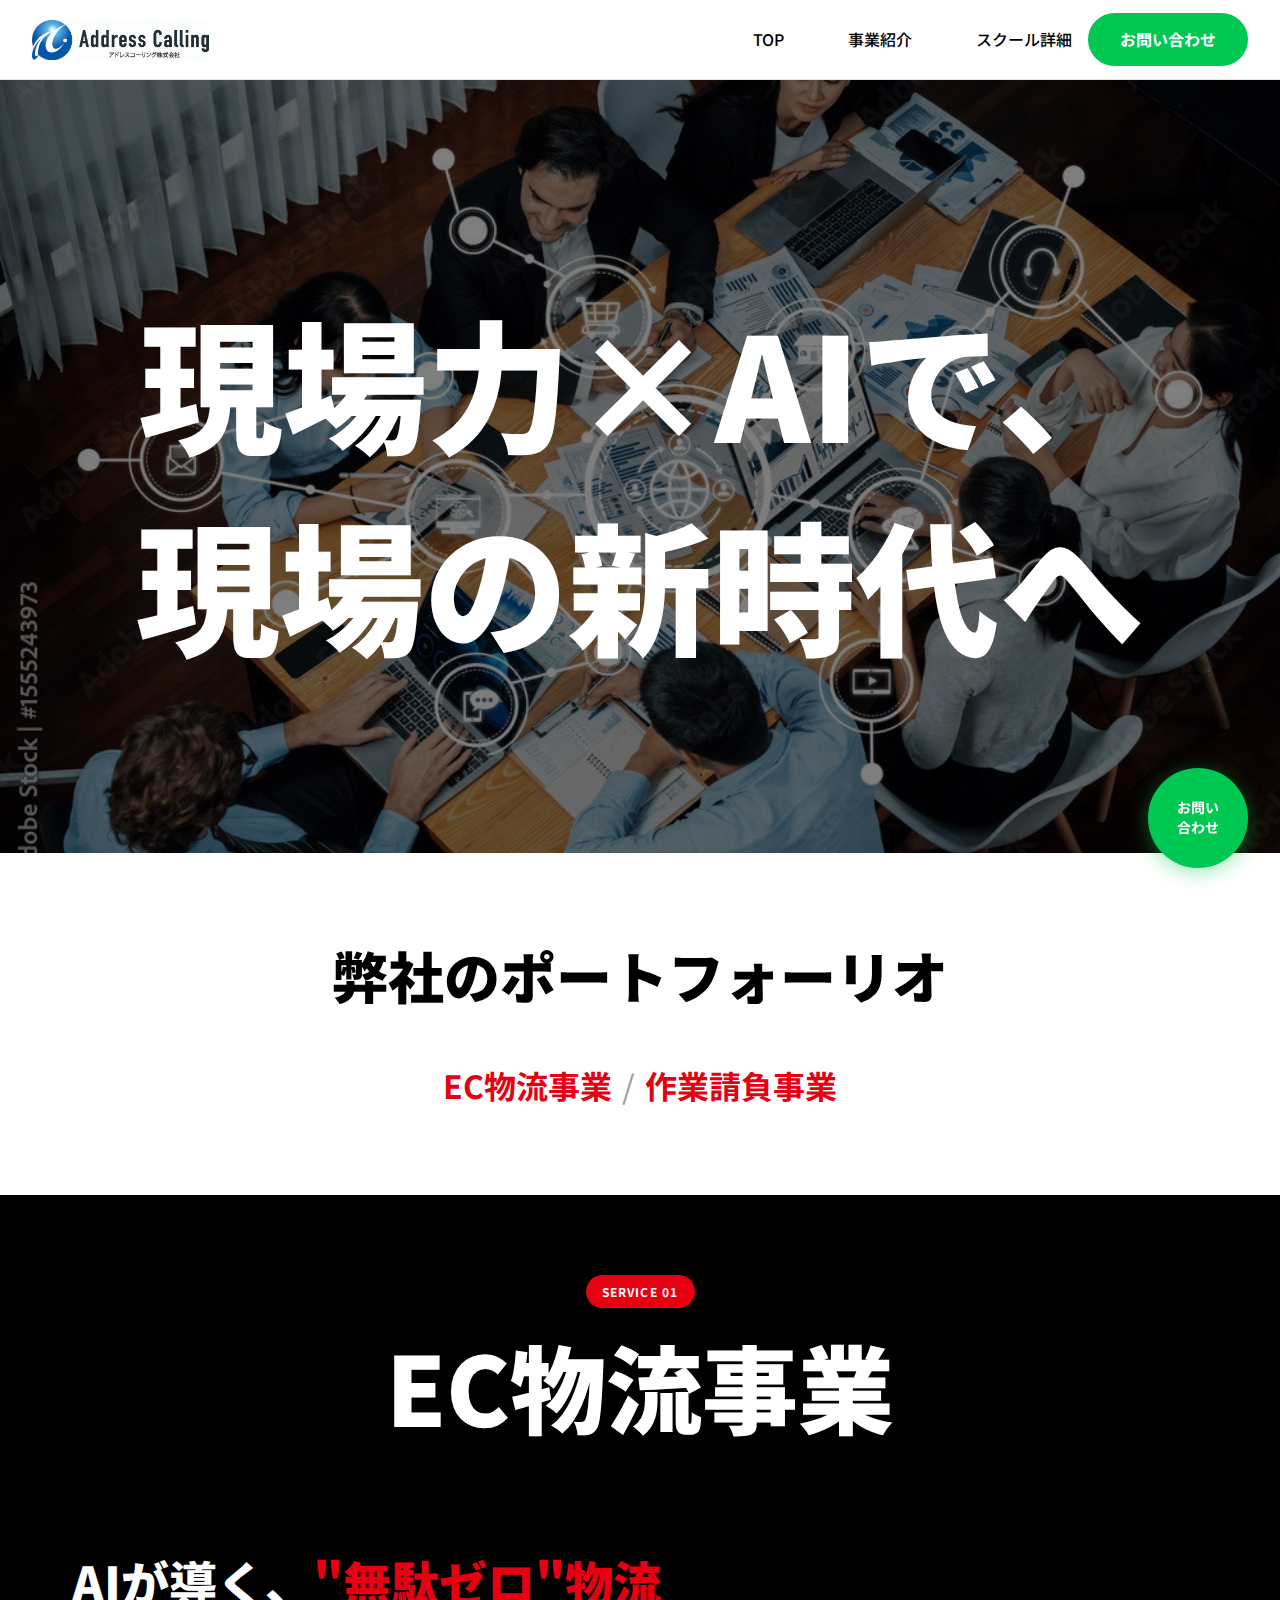
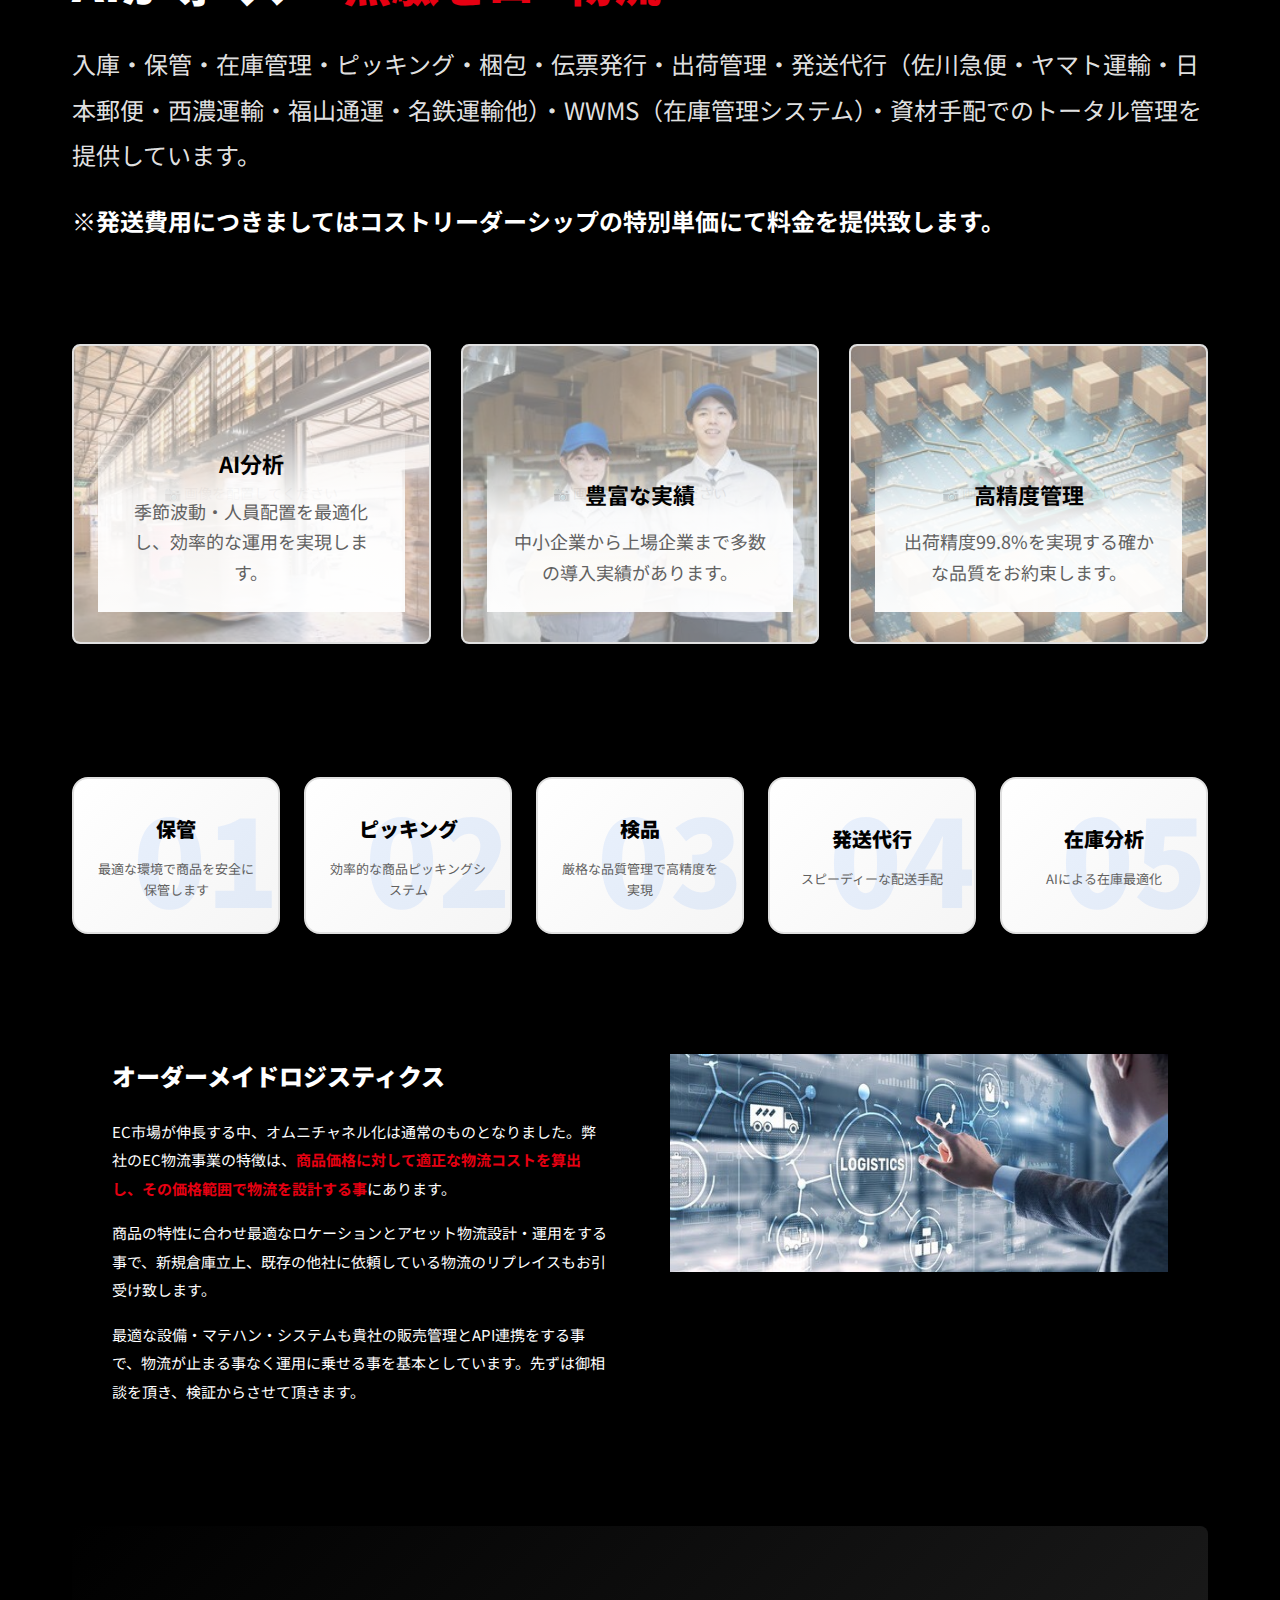
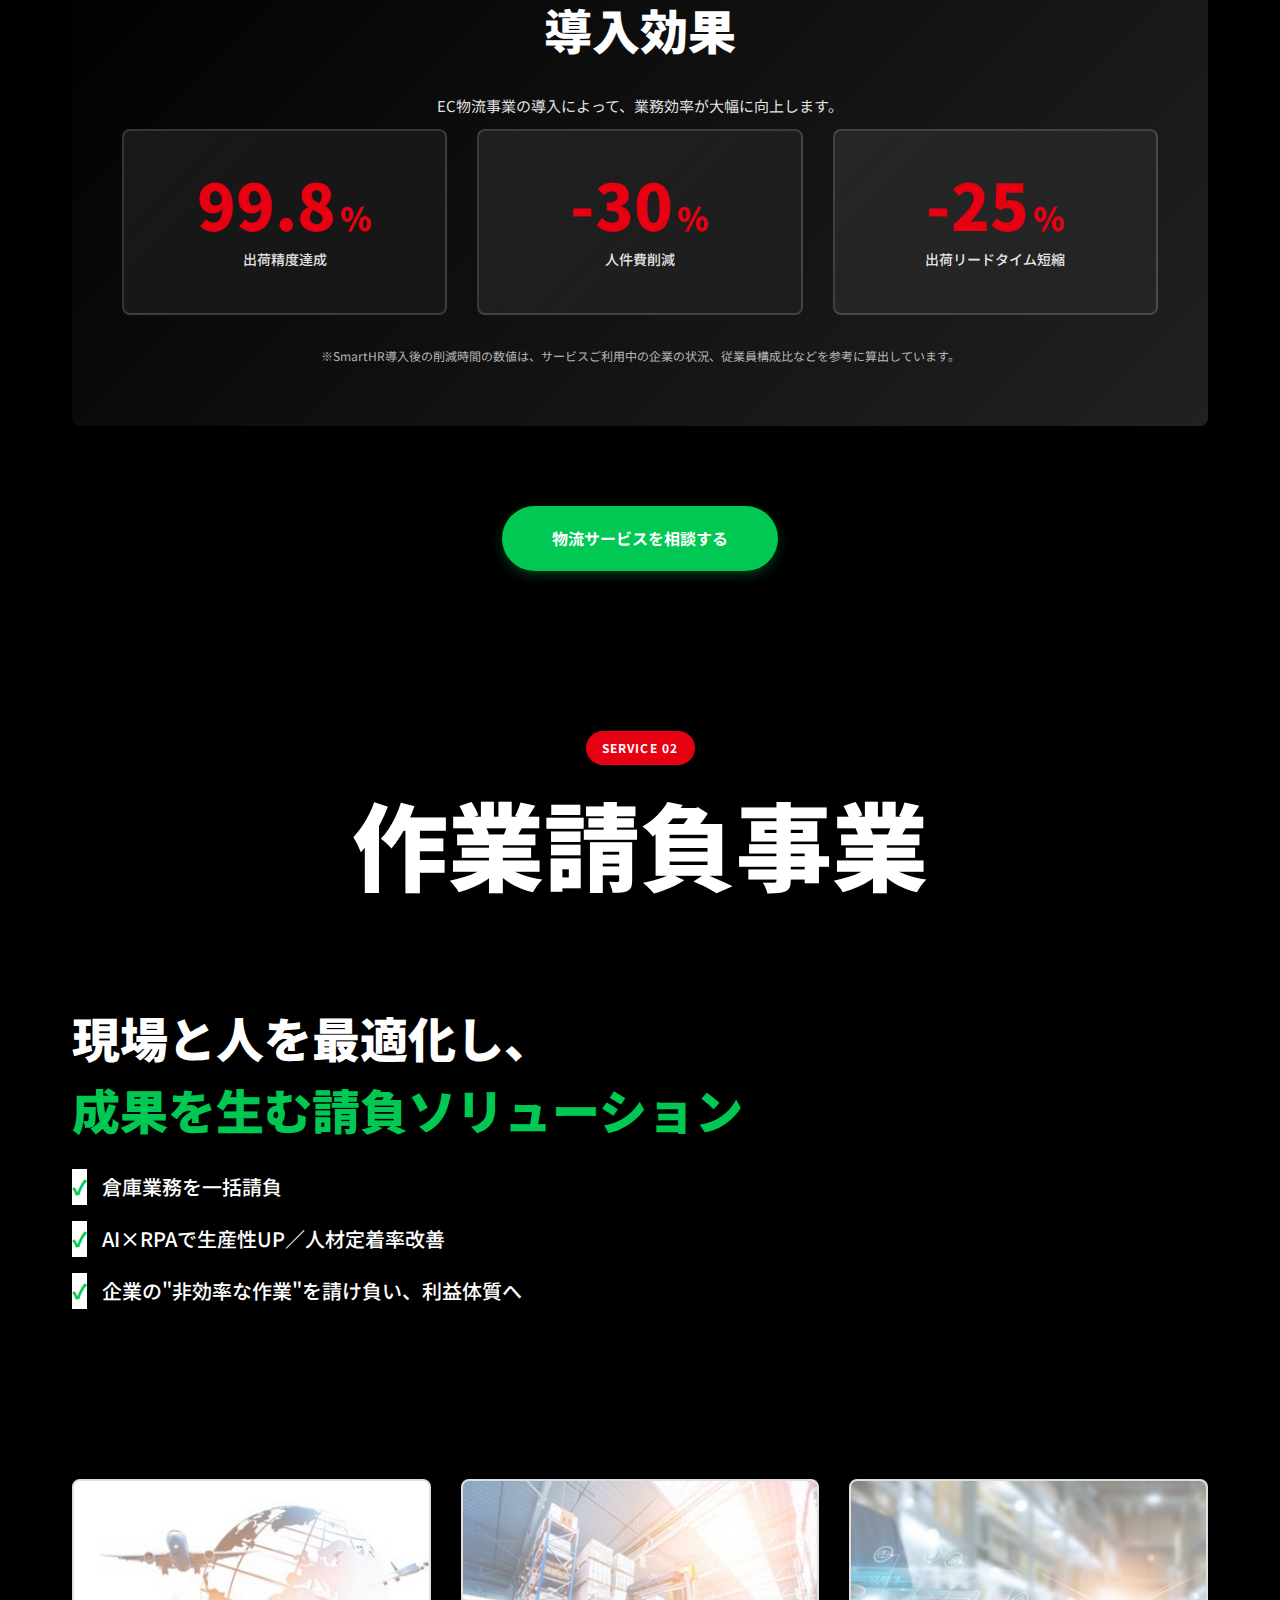
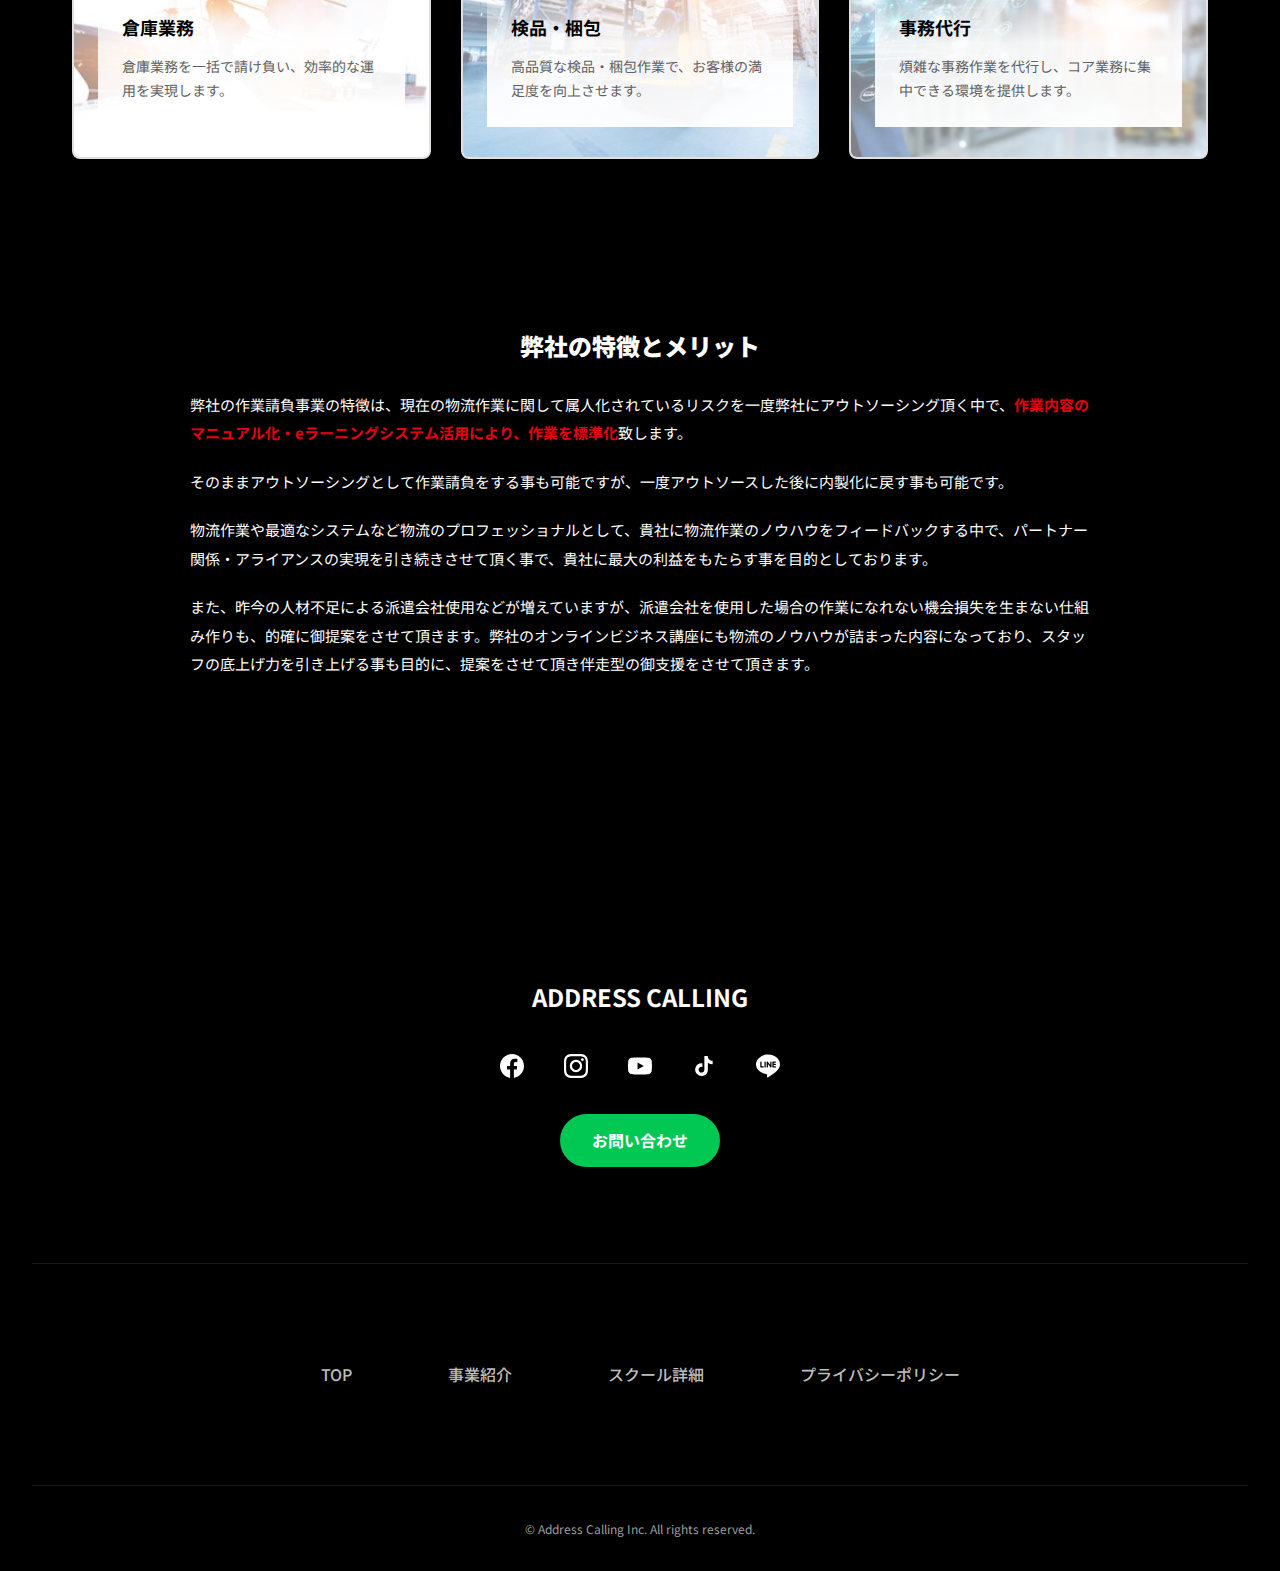
<file: site/service.html>
<!DOCTYPE html>
<html lang="ja">
<head>
    <meta charset="UTF-8">
    <meta name="viewport" content="width=device-width, initial-scale=1.0">
    <meta name="description" content="アドレスコーリング株式会社の事業紹介。EC物流代行サービスと作業請負サービスで、お客様のビジネスを支援します。">
    <meta name="keywords" content="EC物流,物流代行,作業請負,アドレスコーリング,倉庫管理,発送代行">
    <title>事業紹介 | アドレスコーリング株式会社 - 現場力 × AI で、物流の新時代へ</title>

    <!-- Google Fonts -->
    <link rel="preconnect" href="https://fonts.googleapis.com">
    <link rel="preconnect" href="https://fonts.gstatic.com" crossorigin>
    <link href="https://fonts.googleapis.com/css2?family=Noto+Sans+JP:wght@400;500;700;900&display=swap" rel="stylesheet">

    <!-- CSS -->
    <link rel="stylesheet" href="css/style.css">

    <!-- Favicon -->
    <link rel="icon" href="images/favicon.ico">
</head>
<body class="service-page">
    <!-- Fixed Header -->
    <header class="header">
        <div class="header-container">
            <div class="header-logo">
                <a href="/">
                    <img src="images/logo.jpg" alt="ADDRESS CALLING" class="logo-image">
                </a>
            </div>
            <nav class="header-nav">
                <ul class="nav-list">
                    <li><a href="/">TOP</a></li>
                    <li><a href="service.html" class="active">事業紹介</a></li>
                    <li><a href="school.html">スクール詳細</a></li>
                </ul>
            </nav>
            <a href="index.html#contact" class="btn-contact">お問い合わせ</a>
            <button class="mobile-menu-toggle" aria-expanded="false" aria-label="メニュー">
                <span></span>
                <span></span>
                <span></span>
            </button>
        </div>
    </header>

    <!-- Page Hero -->
    <section class="page-hero page-hero-service" style="background-image: url('images/LINE_ALBUM_20251110_251110_12.jpg');">
        <div class="page-hero-overlay"></div>
        <div class="container">
            <h1 class="page-hero-title page-hero-title-service">現場力×AIで、現場の新時代へ</h1>
        </div>
    </section>

    <!-- Intro Section -->
    <section class="intro-section">
        <div class="container-narrow">
            <h2 class="intro-title">弊社のポートフォーリオ</h2>
            <div class="intro-links">
                <a href="#ec-logistics" class="intro-link">EC物流事業</a>
                <span class="intro-divider">/</span>
                <a href="#contract-work" class="intro-link">作業請負事業</a>
            </div>
        </div>
    </section>

    <!-- EC Logistics Section -->
    <section class="service-main-section service-dark-section" id="ec-logistics">
        <div class="container">
            <div class="section-label-wrapper">
                <span class="section-label section-label-white">SERVICE 01</span>
            </div>
            <h2 class="section-main-title section-title-white">EC物流事業</h2>

            <!-- Service Photos Grid -->
            <!-- Service Overview -->
            <div class="service-overview">
                <div class="service-overview-content">
                    <h3 class="service-catch-title service-catch-title-white">AIが導く、<span class="text-accent-white">"無駄ゼロ"物流</span></h3>
                    <p class="service-overview-text service-text-white">
                        入庫・保管・在庫管理・ピッキング・梱包・伝票発行・出荷管理・発送代行（佐川急便・ヤマト運輸・日本郵便・西濃運輸・福山通運・名鉄運輸他）・WWMS（在庫管理システム）・資材手配でのトータル管理を提供しています。
                    </p>
                    <p class="service-overview-text service-text-white">
                        <strong>※発送費用につきましてはコストリーダーシップの特別単価にて料金を提供致します。</strong>
                    </p>
                </div>
            </div>

            <!-- Key Features -->
            <div class="key-features">
                <div class="feature-grid">
                    <div class="feature-card-clean">
                        <div class="feature-image-wrapper">
                            <img src="images/LINE_ALBUM_20251110_251110_3.jpg" alt="AI分析" class="feature-image">
                        </div>
                        <div class="feature-card-content">
                            <h5 class="feature-card-title">AI分析</h5>
                            <p class="feature-card-desc">季節波動・人員配置を最適化し、効率的な運用を実現します。</p>
                        </div>
                    </div>
                    <div class="feature-card-clean">
                        <div class="feature-image-wrapper">
                            <img src="images/LINE_ALBUM_20251110_251110_1.jpg" alt="豊富な実績" class="feature-image">
                        </div>
                        <div class="feature-card-content">
                            <h5 class="feature-card-title">豊富な実績</h5>
                            <p class="feature-card-desc">中小企業から上場企業まで多数の導入実績があります。</p>
                        </div>
                    </div>
                    <div class="feature-card-clean">
                        <div class="feature-image-wrapper">
                            <img src="images/LINE_ALBUM_20251110_251110_5.jpg" alt="高精度管理" class="feature-image">
                        </div>
                        <div class="feature-card-content">
                            <h5 class="feature-card-title">高精度管理</h5>
                            <p class="feature-card-desc">出荷精度99.8%を実現する確かな品質をお約束します。</p>
                        </div>
                    </div>
                </div>
            </div>

            <!-- Main Services -->
            <div class="services-list-section">
                <h4 class="subsection-title">主要サービス</h4>
                <div class="services-showcase">
                    <div class="service-showcase-card">
                        <div class="service-number">01</div>
                        <h5 class="service-showcase-title">保管</h5>
                        <p class="service-showcase-desc">最適な環境で商品を安全に保管します</p>
                    </div>
                    <div class="service-showcase-card">
                        <div class="service-number">02</div>
                        <h5 class="service-showcase-title">ピッキング</h5>
                        <p class="service-showcase-desc">効率的な商品ピッキングシステム</p>
                    </div>
                    <div class="service-showcase-card">
                        <div class="service-number">03</div>
                        <h5 class="service-showcase-title">検品</h5>
                        <p class="service-showcase-desc">厳格な品質管理で高精度を実現</p>
                    </div>
                    <div class="service-showcase-card">
                        <div class="service-number">04</div>
                        <h5 class="service-showcase-title">発送代行</h5>
                        <p class="service-showcase-desc">スピーディーな配送手配</p>
                    </div>
                    <div class="service-showcase-card">
                        <div class="service-number">05</div>
                        <h5 class="service-showcase-title">在庫分析</h5>
                        <p class="service-showcase-desc">AIによる在庫最適化</p>
                    </div>
                </div>
            </div>

            <!-- Order-Made Logistics -->
            <div class="detail-section">
                <div class="detail-section-content">
                    <h4 class="detail-section-title">オーダーメイドロジスティクス</h4>
                    <p class="detail-section-text">
                        EC市場が伸長する中、オムニチャネル化は通常のものとなりました。弊社のEC物流事業の特徴は、<strong>商品価格に対して適正な物流コストを算出し、その価格範囲で物流を設計する事</strong>にあります。
                    </p>
                    <p class="detail-section-text">
                        商品の特性に合わせ最適なロケーションとアセット物流設計・運用をする事で、新規倉庫立上、既存の他社に依頼している物流のリプレイスもお引受け致します。
                    </p>
                    <p class="detail-section-text">
                        最適な設備・マテハン・システムも貴社の販売管理とAPI連携をする事で、物流が止まる事なく運用に乗せる事を基本としています。先ずは御相談を頂き、検証からさせて頂きます。
                    </p>
                </div>
                <div class="detail-section-image">
                    <img src="images/LINE_ALBUM_20251110_251110_10.jpg" alt="オーダーメイド設計図" class="detail-image">
                </div>
            </div>

            <!-- Case Study -->
            <div class="case-study-section">
                <h4 class="subsection-title-white">導入効果</h4>
                <p class="case-study-desc">EC物流事業の導入によって、業務効率が大幅に向上します。</p>
                <div class="metrics-grid">
                    <div class="metric-card">
                        <div class="metric-number">99.8<span class="metric-unit">%</span></div>
                        <div class="metric-label">出荷精度達成</div>
                    </div>
                    <div class="metric-card">
                        <div class="metric-number">-30<span class="metric-unit">%</span></div>
                        <div class="metric-label">人件費削減</div>
                    </div>
                    <div class="metric-card">
                        <div class="metric-number">-25<span class="metric-unit">%</span></div>
                        <div class="metric-label">出荷リードタイム短縮</div>
                    </div>
                </div>
                <div class="metric-note">※SmartHR導入後の削減時間の数値は、サービスご利用中の企業の状況、従業員構成比などを参考に算出しています。</div>
            </div>

            <!-- CTA -->
            <div class="section-cta">
                <a href="index.html#contact" class="btn-cta-green">物流サービスを相談する</a>
            </div>
        </div>
    </section>

    <!-- Contract Work Section -->
    <section class="service-main-section service-dark-section" id="contract-work">
        <div class="container">
            <div class="section-label-wrapper">
                <span class="section-label section-label-white">SERVICE 02</span>
            </div>
            <h2 class="section-main-title section-title-white">作業請負事業</h2>

            <!-- Service Overview -->
            <div class="service-overview">
                <div class="service-overview-content">
                    <h3 class="service-catch-title service-catch-title-white">現場と人を最適化し、<br><span class="text-accent-white-green">成果を生む請負ソリューション</span></h3>
                    <ul class="overview-checklist overview-checklist-white">
                        <li>倉庫業務を一括請負</li>
                        <li>AI×RPAで生産性UP／人材定着率改善</li>
                        <li>企業の"非効率な作業"を請け負い、利益体質へ</li>
                    </ul>
                </div>
            </div>

            <!-- Solve Problems -->
            <div class="solve-problems-section">
                <h4 class="subsection-title">主要領域</h4>
                <div class="problem-cards-grid">
                    <div class="problem-card">
                        <div class="problem-card-bg-wrapper">
                            <img src="images/LINE_ALBUM_20251110_251110_2.jpg" alt="倉庫業務" class="problem-card-bg-image">
                        </div>
                        <div class="problem-card-content">
                            <h5 class="problem-card-title">倉庫業務</h5>
                            <p class="problem-card-text">倉庫業務を一括で請け負い、効率的な運用を実現します。</p>
                        </div>
                    </div>
                    <div class="problem-card">
                        <div class="problem-card-bg-wrapper">
                            <img src="images/LINE_ALBUM_20251110_251110_4.jpg" alt="検品・梱包" class="problem-card-bg-image">
                        </div>
                        <div class="problem-card-content">
                            <h5 class="problem-card-title">検品・梱包</h5>
                            <p class="problem-card-text">高品質な検品・梱包作業で、お客様の満足度を向上させます。</p>
                        </div>
                    </div>
                    <div class="problem-card">
                        <div class="problem-card-bg-wrapper">
                            <img src="images/LINE_ALBUM_20251110_251110_6.jpg" alt="事務代行" class="problem-card-bg-image">
                        </div>
                        <div class="problem-card-content">
                            <h5 class="problem-card-title">事務代行</h5>
                            <p class="problem-card-text">煩雑な事務作業を代行し、コア業務に集中できる環境を提供します。</p>
                        </div>
                    </div>
                </div>
                <p class="feature-note">特徴：教育体制×AI業務設計で再現性の高い成果</p>
            </div>

            <!-- Benefits -->
            <div class="benefits-section">
                <h4 class="benefits-section-title">弊社の特徴とメリット</h4>
                <div class="benefits-content">
                    <p class="benefits-text">
                        弊社の作業請負事業の特徴は、現在の物流作業に関して属人化されているリスクを一度弊社にアウトソーシング頂く中で、<strong>作業内容のマニュアル化・eラーニングシステム活用により、作業を標準化</strong>致します。
                    </p>
                    <p class="benefits-text">
                        そのままアウトソーシングとして作業請負をする事も可能ですが、一度アウトソースした後に内製化に戻す事も可能です。
                    </p>
                    <p class="benefits-text">
                        物流作業や最適なシステムなど物流のプロフェッショナルとして、貴社に物流作業のノウハウをフィードバックする中で、パートナー関係・アライアンスの実現を引き続きさせて頂く事で、貴社に最大の利益をもたらす事を目的としております。
                    </p>
                    <p class="benefits-text">
                        また、昨今の人材不足による派遣会社使用などが増えていますが、派遣会社を使用した場合の作業になれない機会損失を生まない仕組み作りも、的確に御提案をさせて頂きます。弊社のオンラインビジネス講座にも物流のノウハウが詰まった内容になっており、スタッフの底上げ力を引き上げる事も目的に、提案をさせて頂き伴走型の御支援をさせて頂きます。
                    </p>
                </div>
            </div>
        </div>
    </section>

    <!-- Footer -->
    <footer class="footer">
        <div class="footer-container">
            <div class="footer-top">
                <div class="footer-brand">
                    <div class="footer-logo">
                        <a href="/">
                            <span class="logo-text-footer">ADDRESS CALLING</span>
                        </a>
                    </div>
                    <div class="footer-social">
                        <a href="#" class="social-link" aria-label="Facebook">
                            <svg viewBox="0 0 24 24" width="24" height="24" fill="currentColor">
                                <path d="M24 12.073c0-6.627-5.373-12-12-12s-12 5.373-12 12c0 5.99 4.388 10.954 10.125 11.854v-8.385H7.078v-3.47h3.047V9.43c0-3.007 1.792-4.669 4.533-4.669 1.312 0 2.686.235 2.686.235v2.953H15.83c-1.491 0-1.956.925-1.956 1.874v2.25h3.328l-.532 3.47h-2.796v8.385C19.612 23.027 24 18.062 24 12.073z"/>
                            </svg>
                        </a>
                        <a href="#" class="social-link" aria-label="Instagram">
                            <svg viewBox="0 0 24 24" width="24" height="24" fill="currentColor">
                                <path d="M12 2.163c3.204 0 3.584.012 4.85.07 3.252.148 4.771 1.691 4.919 4.919.058 1.265.069 1.645.069 4.849 0 3.205-.012 3.584-.069 4.849-.149 3.225-1.664 4.771-4.919 4.919-1.266.058-1.644.07-4.85.07-3.204 0-3.584-.012-4.849-.07-3.26-.149-4.771-1.699-4.919-4.92-.058-1.265-.07-1.644-.07-4.849 0-3.204.013-3.583.07-4.849.149-3.227 1.664-4.771 4.919-4.919 1.266-.057 1.645-.069 4.849-.069zm0-2.163c-3.259 0-3.667.014-4.947.072-4.358.2-6.78 2.618-6.98 6.98-.059 1.281-.073 1.689-.073 4.948 0 3.259.014 3.668.072 4.948.2 4.358 2.618 6.78 6.98 6.98 1.281.058 1.689.072 4.948.072 3.259 0 3.668-.014 4.948-.072 4.354-.2 6.782-2.618 6.979-6.98.059-1.28.073-1.689.073-4.948 0-3.259-.014-3.667-.072-4.947-.196-4.354-2.617-6.78-6.979-6.98-1.281-.059-1.69-.073-4.949-.073zm0 5.838c-3.403 0-6.162 2.759-6.162 6.162s2.759 6.163 6.162 6.163 6.162-2.759 6.162-6.163c0-3.403-2.759-6.162-6.162-6.162zm0 10.162c-2.209 0-4-1.79-4-4 0-2.209 1.791-4 4-4s4 1.791 4 4c0 2.21-1.791 4-4 4zm6.406-11.845c-.796 0-1.441.645-1.441 1.44s.645 1.44 1.441 1.44c.795 0 1.439-.645 1.439-1.44s-.644-1.44-1.439-1.44z"/>
                            </svg>
                        </a>
                        <a href="#" class="social-link" aria-label="YouTube">
                            <svg viewBox="0 0 24 24" width="24" height="24" fill="currentColor">
                                <path d="M23.498 6.186a3.016 3.016 0 0 0-2.122-2.136C19.505 3.545 12 3.545 12 3.545s-7.505 0-9.377.505A3.017 3.017 0 0 0 .502 6.186C0 8.07 0 12 0 12s0 3.93.502 5.814a3.016 3.016 0 0 0 2.122 2.136c1.871.505 9.376.505 9.376.505s7.505 0 9.377-.505a3.015 3.015 0 0 0 2.122-2.136C24 15.93 24 12 24 12s0-3.93-.502-5.814zM9.545 15.568V8.432L15.818 12l-6.273 3.568z"/>
                            </svg>
                        </a>
                        <a href="#" class="social-link" aria-label="TikTok">
                            <svg viewBox="0 0 24 24" width="24" height="24" fill="currentColor">
                                <path d="M19.59 6.69a4.83 4.83 0 0 1-3.77-4.25V2h-3.45v13.67a2.89 2.89 0 0 1-5.2 1.74 2.89 2.89 0 0 1 2.31-4.64 2.93 2.93 0 0 1 .88.13V9.4a6.84 6.84 0 0 0-1-.05A6.33 6.33 0 0 0 5 20.1a6.34 6.34 0 0 0 10.86-4.43v-7a8.16 8.16 0 0 0 4.77 1.52v-3.4a4.85 4.85 0 0 1-1-.1z"/>
                            </svg>
                        </a>
                        <a href="#" class="social-link" aria-label="LINE">
                            <svg viewBox="0 0 24 24" width="24" height="24" fill="currentColor">
                                <path d="M19.365 9.863c.349 0 .63.285.63.631 0 .345-.281.63-.63.63H17.61v1.125h1.755c.349 0 .63.283.63.63 0 .344-.281.629-.63.629h-2.386c-.345 0-.627-.285-.627-.629V8.108c0-.345.282-.63.63-.63h2.386c.346 0 .627.285.627.63 0 .349-.281.63-.63.63H17.61v1.125h1.755zm-3.855 3.016c0 .27-.174.51-.432.596-.064.021-.133.031-.199.031-.211 0-.391-.09-.51-.25l-2.443-3.317v2.94c0 .344-.279.629-.631.629-.346 0-.626-.285-.626-.629V8.108c0-.27.173-.51.43-.595.06-.023.136-.033.194-.033.195 0 .375.104.495.254l2.462 3.33V8.108c0-.345.282-.63.63-.63.345 0 .63.285.63.63v4.771zm-5.741 0c0 .344-.282.629-.631.629-.345 0-.627-.285-.627-.629V8.108c0-.345.282-.63.63-.63.346 0 .628.285.628.63v4.771zm-2.466.629H4.917c-.345 0-.63-.285-.63-.629V8.108c0-.345.285-.63.63-.63.348 0 .63.285.63.63v4.141h1.756c.348 0 .629.283.629.63 0 .344-.282.629-.629.629M24 10.314C24 4.943 18.615.572 12 .572S0 4.943 0 10.314c0 4.811 4.27 8.842 10.035 9.608.391.082.923.258 1.058.59.12.301.079.766.038 1.08l-.164 1.02c-.045.301-.24 1.186 1.049.645 1.291-.539 6.916-4.078 9.436-6.975C23.176 14.393 24 12.458 24 10.314"/>
                            </svg>
                        </a>
                    </div>
                    <a href="/#contact" class="btn-contact-footer">お問い合わせ</a>
                </div>
            </div>

            <div class="footer-nav">
                <ul class="footer-nav-list">
                    <li><a href="/">TOP</a></li>
                    <li><a href="service.html">事業紹介</a></li>
                    <li><a href="school.html">スクール詳細</a></li>
                    <li><a href="privacy.html">プライバシーポリシー</a></li>
                </ul>
            </div>

            <div class="footer-bottom">
                <p>&copy; Address Calling Inc. All rights reserved.</p>
            </div>
        </div>
    </footer>

    <!-- Floating CTA Button -->
    <a href="index.html#contact" class="floating-cta" aria-label="お問い合わせ">
        <span class="floating-cta-text">お問い<br>合わせ</span>
    </a>

    <!-- JavaScript -->
    <script src="js/main.js"></script>
</body>
</html>
</file>
<file: site/css/style.css>
/* ============================================
   ADDRESS CALLING - URERU-INSPIRED DESIGN
   Red/Black/White/Green Color Scheme
   ============================================ */

/* ============================================
   CSS Variables
   ============================================ */
:root {
    /* Primary Colors - Ureru-inspired */
    --color-red: #E60012;
    --color-red-dark: #B30010;
    --color-black: #000000;
    --color-white: #FFFFFF;
    --color-green: #00C853;
    --color-green-dark: #00A844;

    /* Gray Scale */
    --color-gray-100: #F5F5F5;
    --color-gray-200: #EEEEEE;
    --color-gray-300: #E0E0E0;
    --color-gray-400: #BDBDBD;
    --color-gray-500: #9E9E9E;
    --color-gray-600: #757575;
    --color-gray-700: #616161;
    --color-gray-800: #424242;
    --color-gray-900: #212121;

    /* Typography */
    --font-primary: 'Noto Sans JP', sans-serif;

    /* Font Sizes - Extra Large for Ureru Style */
    --font-size-xs: 0.75rem;
    --font-size-sm: 0.875rem;
    --font-size-base: 1rem;
    --font-size-lg: 1.125rem;
    --font-size-xl: 1.5rem;
    --font-size-2xl: 2rem;
    --font-size-3xl: 2.5rem;
    --font-size-4xl: 3rem;
    --font-size-5xl: 4rem;
    --font-size-6xl: 5rem;

    /* Font Weights */
    --font-weight-normal: 400;
    --font-weight-medium: 500;
    --font-weight-bold: 700;
    --font-weight-black: 900;

    /* Spacing */
    --spacing-xs: 0.5rem;
    --spacing-sm: 1rem;
    --spacing-md: 2rem;
    --spacing-lg: 3rem;
    --spacing-xl: 4rem;
    --spacing-2xl: 6rem;
    --spacing-3xl: 8rem;

    /* Transitions */
    --transition-fast: 0.2s ease;
    --transition-normal: 0.3s ease;
    --transition-slow: 0.5s ease;

    /* Layout */
    --container-width: 1400px;
    --header-height: 80px;
}

/* ============================================
   CSS Reset
   ============================================ */
*, *::before, *::after {
    box-sizing: border-box;
    margin: 0;
    padding: 0;
}

html {
    scroll-behavior: smooth;
    font-size: 16px;
}

body {
    font-family: var(--font-primary);
    font-size: var(--font-size-base);
    line-height: 1.8;
    color: var(--color-gray-800);
    background-color: var(--color-white);
    -webkit-font-smoothing: antialiased;
    -moz-osx-font-smoothing: grayscale;
    overflow-x: hidden;
}

img {
    max-width: 100%;
    height: auto;
    display: block;
}

a {
    color: inherit;
    text-decoration: none;
    transition: all var(--transition-normal);
}

button {
    font-family: inherit;
    cursor: pointer;
    border: none;
    background: none;
}

ul, ol {
    list-style: none;
}

/* ============================================
   Utility Classes
   ============================================ */
.sp-only {
    display: none;
}

@media (max-width: 768px) {
    .sp-only {
        display: inline;
    }
}

/* ============================================
   Header - Fixed Black Background
   ============================================ */
.header {
    position: fixed;
    top: 0;
    left: 0;
    width: 100%;
    height: var(--header-height);
    background-color: var(--color-white);
    z-index: 1000;
    border-bottom: 1px solid rgba(0, 0, 0, 0.1);
}

.header-container {
    max-width: var(--container-width);
    margin: 0 auto;
    height: 100%;
    display: flex;
    align-items: center;
    justify-content: space-between;
    padding: 0 var(--spacing-md);
}

.header-logo a {
    display: block;
}

.logo-text {
    font-size: 1.5rem;
    font-weight: var(--font-weight-bold);
    color: var(--color-black);
    letter-spacing: 0.05em;
}

.logo-image {
    height: 40px;
    width: auto;
    display: block;
    transition: opacity 0.3s ease;
}

.logo-image:hover {
    opacity: 0.8;
}

.header-nav {
    flex: 1;
    display: flex;
    justify-content: flex-end;
}

.nav-list {
    display: flex;
    align-items: center;
    gap: var(--spacing-md);
}

.nav-list a {
    color: var(--color-black);
    font-size: var(--font-size-base);
    font-weight: var(--font-weight-medium);
    padding: var(--spacing-xs) var(--spacing-sm);
    transition: color var(--transition-fast);
}

.nav-list a:hover {
    color: var(--color-red);
}

.btn-contact {
    background-color: var(--color-green);
    color: var(--color-white);
    padding: 0.75rem 2rem;
    border-radius: 50px;
    font-weight: var(--font-weight-bold);
    font-size: var(--font-size-base);
    transition: all var(--transition-normal);
}

.btn-contact:hover {
    background-color: var(--color-green-dark);
    transform: translateY(-2px);
}

.mobile-menu-toggle {
    display: none;
    flex-direction: column;
    gap: 0.3rem;
    cursor: pointer;
}

.mobile-menu-toggle span {
    display: block;
    width: 25px;
    height: 3px;
    background-color: var(--color-black);
    transition: all var(--transition-normal);
}

@media (max-width: 1024px) {
    .header-nav {
        position: fixed;
        top: var(--header-height);
        right: -100%;
        width: 280px;
        height: calc(100vh - var(--header-height));
        background-color: var(--color-white);
        box-shadow: -4px 0 12px rgba(0, 0, 0, 0.15);
        transition: right 0.3s ease;
        z-index: 999;
        padding: 0;
        overflow-y: auto;
        display: flex;
        flex-direction: column;
        justify-content: flex-start;
    }

    .header-nav.active {
        right: 0;
    }

    .header-nav .nav-list {
        flex-direction: column;
        gap: 0;
        margin: 0 !important;
        margin-top: 0 !important;
        margin-block-start: 0 !important;
        padding: 0 !important;
        padding-top: 0 !important;
        padding-block-start: 0 !important;
    }

    .header-nav .nav-list li {
        margin: 0 !important;
        padding: 0 !important;
    }

    .header-nav .nav-list li:first-child {
        margin-top: 0 !important;
        padding-top: 0 !important;
    }

    .header-nav .nav-list a {
        font-size: 1.125rem;
        padding: 1rem 1.5rem;
        border-bottom: 1px solid rgba(0, 0, 0, 0.1);
        display: block;
    }

    .header-nav .nav-list li:first-child a {
        padding: 0 1.5rem 1rem 1.5rem !important;
        margin-top: 0 !important;
    }

    .header-nav .nav-list li:last-child a {
        border-bottom: none;
    }

    .btn-contact {
        display: none;
    }

    .mobile-menu-toggle {
        display: flex;
        background: none;
        border: none;
        padding: 0.5rem;
    }

    .mobile-menu-toggle.active span:nth-child(1) {
        transform: rotate(45deg) translate(8px, 8px);
    }

    .mobile-menu-toggle.active span:nth-child(2) {
        opacity: 0;
    }

    .mobile-menu-toggle.active span:nth-child(3) {
        transform: rotate(-45deg) translate(7px, -7px);
    }
}

/* ============================================
   Hero Section - Dramatic Red Background
   ============================================ */
.hero-main {
    position: relative;
    height: 100vh;
    min-height: 700px;
    display: flex;
    align-items: center;
    justify-content: center;
    overflow: hidden;
    margin-top: var(--header-height);
}

.hero-background {
    position: absolute;
    top: 0;
    left: 0;
    width: 100%;
    height: 100%;
    z-index: 1;
}

.hero-slideshow {
    width: 100%;
    height: 100%;
    position: relative;
}

.hero-slide {
    position: absolute;
    top: 0;
    left: 0;
    width: 100%;
    height: 100%;
    background-size: cover;
    background-position: center;
    background-repeat: no-repeat;
    opacity: 0;
    transition: opacity 2s ease-in-out;
    /* Fallback background */
    background-color: var(--color-red);
}

.hero-slide.active {
    opacity: 1;
    z-index: 1;
}

.hero-overlay {
    position: absolute;
    top: 0;
    left: 0;
    width: 100%;
    height: 100%;
    background: linear-gradient(to bottom, rgba(0,0,0,0.3), rgba(0,0,0,0.5));
    z-index: 2;
}

.hero-content {
    position: relative;
    z-index: 3;
    text-align: center;
    color: var(--color-white);
    max-width: 1200px;
    padding: 0 var(--spacing-md);
}

.hero-label {
    font-size: var(--font-size-base);
    font-weight: var(--font-weight-medium);
    letter-spacing: 0.2em;
    margin-bottom: var(--spacing-md);
    opacity: 0.9;
}

.hero-title {
    font-size: 6rem;
    font-weight: var(--font-weight-black);
    line-height: 1.4;
    margin-bottom: var(--spacing-xl);
}

.hero-description {
    font-size: 2rem;
    font-weight: var(--font-weight-medium);
    line-height: 1.8;
    opacity: 0.95;
    max-width: 900px;
    margin: 0 auto;
}

@media (max-width: 768px) {
    .hero-title {
        font-size: 3.5rem;
        line-height: 1.4;
    }

    .hero-description {
        font-size: 1.3rem;
    }
}

@media (max-width: 480px) {
    .hero-title {
        font-size: 2.5rem;
        line-height: 1.4;
    }

    .hero-description {
        font-size: 1.1rem;
    }
}

/* ============================================
   Mission & Vision Section
   ============================================ */
.mission-vision-section {
    background: linear-gradient(135deg, #1a4d8f 0%, #2563a8 100%);
    padding: 60px 0;
    position: relative;
    overflow: hidden;
}

.mission-vision-background-text {
    position: absolute;
    top: 50%;
    left: 50%;
    transform: translate(-50%, -50%);
    font-size: 200px;
    font-weight: var(--font-weight-black);
    color: rgba(0, 0, 0, 0.1);
    line-height: 0.9;
    text-align: center;
    white-space: nowrap;
    pointer-events: none;
    z-index: 1;
}

.mission-vision-section .main-container {
    position: relative;
    z-index: 2;
    text-align: center;
}

.mission-vision-label {
    display: inline-block;
    color: var(--color-white);
    font-size: var(--font-size-xl);
    font-weight: var(--font-weight-bold);
    margin-bottom: var(--spacing-md);
    letter-spacing: 0.2em;
}

.mission-vision-main-title {
    font-size: 56px;
    font-weight: var(--font-weight-black);
    color: var(--color-white);
    line-height: 1.4;
    margin-bottom: 80px;
    text-align: center;
}

.mission-vision-guidelines-label {
    display: inline-block;
    color: var(--color-white);
    font-size: var(--font-size-xl);
    font-weight: var(--font-weight-bold);
    margin-bottom: var(--spacing-md);
    letter-spacing: 0.2em;
}

.mission-vision-list {
    max-width: 1200px;
    margin: 0 auto;
}

.mission-vision-row {
    display: flex;
    gap: var(--spacing-md);
    flex-wrap: wrap;
}

.mission-vision-list-item {
    display: flex;
    align-items: center;
    justify-content: flex-start;
    margin-bottom: var(--spacing-lg);
    text-align: left;
}

.mission-number {
    font-size: 56px;
    font-weight: var(--font-weight-black);
    color: var(--color-white);
    margin-right: var(--spacing-xl);
    min-width: 80px;
}

.mission-text {
    font-size: 56px;
    font-weight: var(--font-weight-bold);
    color: var(--color-white);
    line-height: 1.6;
}

@media (max-width: 1024px) {
    .mission-vision-background-text {
        font-size: 120px;
    }

    .mission-vision-main-title {
        font-size: 42px;
        margin-bottom: 70px;
    }

    .mission-text {
        font-size: 42px;
    }

    .mission-number {
        font-size: 42px;
    }
}

@media (max-width: 768px) {
    .mission-vision-section {
        padding: 50px var(--spacing-md);
    }

    .mission-vision-background-text {
        font-size: 80px;
    }

    .mission-vision-main-title {
        font-size: 32px;
        margin-bottom: 60px;
    }

    .mission-vision-row {
        flex-direction: column;
    }

    .mission-vision-list-item {
        flex-direction: column;
        align-items: flex-start;
        margin-bottom: var(--spacing-xl);
    }

    .mission-number {
        font-size: 32px;
        margin-bottom: var(--spacing-sm);
        margin-right: 0;
    }

    .mission-text {
        font-size: 32px;
    }
}

/* ============================================
   Business Services Section
   ============================================ */
.business-services-section {
    background-color: transparent;
    padding: 0;
}

.business-services-container {
    max-width: 100%;
    margin: 0 auto;
    padding: 0;
}

.business-services-title {
    padding: 60px var(--spacing-2xl);
    margin-bottom: 0;
}

.business-services-title h2 {
    font-size: 64px;
    font-weight: var(--font-weight-black);
    color: #003366;
    line-height: 1.2;
}

.business-services-content {
    background-color: transparent;
}

.business-services-grid {
    display: flex;
    flex-direction: column;
    gap: 0;
}

.business-service-card {
    background: linear-gradient(135deg, #1e40af 0%, #1d4ed8 100%);
    padding: 80px var(--spacing-2xl);
    position: relative;
    overflow: hidden;
    transition: transform 0.3s ease;
    background-size: cover;
    background-position: center;
    background-blend-mode: overlay;
    width: 100%;
    min-height: 400px;
}

.business-service-card::before {
    content: '';
    position: absolute;
    top: 0;
    left: 0;
    right: 0;
    bottom: 0;
    background-image: inherit;
    background-size: cover;
    background-position: center;
    filter: grayscale(100%);
    opacity: 0.2;
    z-index: 0;
}

.business-service-card::after {
    content: '';
    position: absolute;
    top: 0;
    left: 0;
    right: 0;
    bottom: 0;
    z-index: 0;
}

/* EC物流事業 - ブルー系 */
.business-service-card.ec-logistics::after {
    background: linear-gradient(135deg, rgba(30, 64, 175, 0.85) 0%, rgba(29, 78, 216, 0.85) 100%);
}

/* 作業請負事業 - 深緑系 */
.business-service-card.work-contract::after {
    background: linear-gradient(135deg, rgba(6, 78, 59, 0.85) 0%, rgba(5, 150, 105, 0.85) 100%);
}

/* オンラインスクール事業 - 赤系 */
.business-service-card.online-school::after {
    background: linear-gradient(135deg, rgba(153, 27, 27, 0.85) 0%, rgba(220, 38, 38, 0.85) 100%);
}

.business-service-card:hover {
    transform: none;
}

.business-service-card > * {
    position: relative;
    z-index: 1;
}

.service-background-text {
    position: absolute;
    bottom: 20px;
    right: 20px;
    font-size: 120px;
    font-weight: var(--font-weight-black);
    color: rgba(0, 0, 0, 0.1);
    line-height: 1;
    pointer-events: none;
    z-index: 2;
}

.service-card-title {
    font-size: 3rem;
    font-weight: var(--font-weight-bold);
    color: var(--color-white);
    margin-bottom: var(--spacing-md);
    line-height: 1.5;
}

.service-card-description {
    color: rgba(255, 255, 255, 0.95);
    margin-bottom: var(--spacing-2xl);
    line-height: 1.7;
}

.service-card-description p {
    margin-bottom: var(--spacing-md);
    font-size: 1.2rem;
    font-weight: var(--font-weight-medium);
}

.service-card-description p:last-child {
    margin-bottom: 0;
}

.service-cta-button {
    display: inline-flex;
    align-items: center;
    gap: 10px;
    background-color: #22c55e;
    color: var(--color-white);
    font-size: var(--font-size-lg);
    font-weight: var(--font-weight-bold);
    padding: 16px 32px;
    text-decoration: none;
    transition: background-color 0.3s ease;
}

.service-cta-button:hover {
    background-color: #16a34a;
}

.service-cta-button svg {
    width: 20px;
    height: 20px;
}

@media (max-width: 1024px) {
    .business-services-container {
        grid-template-columns: 1fr;
        gap: var(--spacing-xl);
    }

    .business-services-title h2 {
        font-size: 48px;
        margin-bottom: var(--spacing-lg);
    }

    .business-services-grid {
        grid-template-columns: 1fr;
        gap: var(--spacing-xl);
    }

    .service-background-text {
        font-size: 80px;
    }
}

@media (max-width: 768px) {
    .business-services-section {
        padding: 0;
    }

    .business-services-title {
        padding: 60px var(--spacing-md);
    }

    .business-services-container {
        padding: 0;
    }

    .business-services-title h2 {
        font-size: 36px;
    }

    .business-service-card {
        padding: 40px 30px;
    }

    .service-card-title {
        font-size: 2rem;
    }

    .service-card-description p {
        font-size: 16px;
    }

    .service-background-text {
        font-size: 60px;
        bottom: 10px;
        right: 10px;
    }

    .service-cta-button {
        font-size: var(--font-size-base);
        padding: 14px 28px;
    }
}

/* ============================================
   Results Carousel - Auto-scrolling
   ============================================ */
.results-carousel {
    background-color: var(--color-black);
    padding: var(--spacing-lg) 0;
    overflow: hidden;
}

.results-carousel.alt {
    background-color: var(--color-white);
}

.carousel-label {
    text-align: center;
    color: var(--color-white);
    font-size: var(--font-size-sm);
    font-weight: var(--font-weight-medium);
    letter-spacing: 0.1em;
    margin-bottom: var(--spacing-md);
}

.carousel-track {
    display: flex;
    gap: var(--spacing-md);
    animation: scroll 30s linear infinite;
}

@keyframes scroll {
    0% {
        transform: translateX(0);
    }
    100% {
        transform: translateX(-50%);
    }
}

.carousel-item {
    flex-shrink: 0;
}

.result-badge {
    background-color: rgba(255, 255, 255, 0.1);
    color: var(--color-white);
    padding: 0.75rem 2rem;
    border-radius: 50px;
    font-weight: var(--font-weight-bold);
    font-size: var(--font-size-sm);
    white-space: nowrap;
    border: 1px solid rgba(255, 255, 255, 0.2);
}

.results-carousel.alt .result-badge {
    background-color: rgba(0, 0, 0, 0.05);
    color: var(--color-gray-800);
    border: 1px solid var(--color-gray-300);
}

/* ============================================
   Section Container
   ============================================ */
.section-container {
    max-width: var(--container-width);
    margin: 0 auto;
    padding: var(--spacing-3xl) var(--spacing-md);
}

/* ============================================
   Section Titles - Extra Large
   ============================================ */
.section-main-title {
    font-size: 6rem;
    font-weight: var(--font-weight-black);
    text-align: center;
    margin-bottom: var(--spacing-2xl);
    line-height: 1.3;
    color: var(--color-black);
}

.section-main-title-white {
    font-size: var(--font-size-4xl);
    font-weight: var(--font-weight-black);
    text-align: center;
    margin-bottom: var(--spacing-md);
    line-height: 1.3;
    color: var(--color-white);
}

.section-sub-title {
    font-size: var(--font-size-2xl);
    font-weight: var(--font-weight-bold);
    text-align: center;
    margin-bottom: var(--spacing-xl);
    color: var(--color-white);
}

.section-title-center {
    font-size: var(--font-size-4xl);
    font-weight: var(--font-weight-black);
    text-align: center;
    margin-bottom: var(--spacing-2xl);
    color: var(--color-black);
}

.section-title-white-center {
    font-size: var(--font-size-4xl);
    font-weight: var(--font-weight-black);
    text-align: center;
    margin-bottom: var(--spacing-2xl);
    color: var(--color-white);
}

.section-title-center-white {
    font-size: var(--font-size-3xl);
    font-weight: var(--font-weight-black);
    text-align: center;
    margin-bottom: var(--spacing-2xl);
    color: var(--color-white);
}

@media (max-width: 768px) {
    .section-main-title,
    .section-main-title-white,
    .section-title-center,
    .section-title-white-center {
        font-size: 3.5rem;
    }
}

/* ============================================
   About Section - Alternating Blocks
   ============================================ */
.about-section {
    background-color: var(--color-white);
}

.about-block {
    display: flex;
    align-items: center;
    gap: var(--spacing-2xl);
    margin-bottom: var(--spacing-3xl);
}

.about-block.reverse {
    flex-direction: row-reverse;
}

.about-image {
    flex: 1;
}

.image-placeholder {
    width: 100%;
    height: 400px;
    background-color: var(--color-gray-200);
    display: flex;
    align-items: center;
    justify-content: center;
    border-radius: 8px;
    overflow: hidden;
}

.image-placeholder.red {
    background: linear-gradient(135deg, var(--color-red) 0%, var(--color-red-dark) 100%);
}

.placeholder-text {
    font-size: var(--font-size-lg);
    color: var(--color-gray-500);
    font-weight: var(--font-weight-bold);
}

.image-placeholder.red .placeholder-text {
    color: var(--color-white);
}

.about-text {
    flex: 1;
}

.about-lead {
    font-size: var(--font-size-xl);
    font-weight: var(--font-weight-bold);
    margin-bottom: var(--spacing-md);
    line-height: 1.6;
    color: var(--color-black);
}

.about-text p {
    font-size: var(--font-size-base);
    line-height: 1.9;
    margin-bottom: var(--spacing-md);
    color: var(--color-gray-800);
}

.about-video {
    margin-top: var(--spacing-2xl);
}

.video-placeholder {
    width: 100%;
    max-width: 800px;
    height: 450px;
    background-color: var(--color-black);
    margin: 0 auto;
    display: flex;
    flex-direction: column;
    align-items: center;
    justify-content: center;
    border-radius: 8px;
}

.play-button {
    width: 80px;
    height: 80px;
    background-color: var(--color-red);
    border-radius: 50%;
    display: flex;
    align-items: center;
    justify-content: center;
    font-size: 2rem;
    color: var(--color-white);
    margin-bottom: var(--spacing-md);
    cursor: pointer;
    transition: all var(--transition-normal);
}

.play-button:hover {
    transform: scale(1.1);
    background-color: var(--color-red-dark);
}

.video-placeholder p {
    color: var(--color-white);
    font-size: var(--font-size-lg);
}

@media (max-width: 768px) {
    .about-block,
    .about-block.reverse {
        flex-direction: column;
    }

    .image-placeholder {
        height: 250px;
    }
}

/* ============================================
   Services Section - Dark Background
   ============================================ */
.services-section {
    background: linear-gradient(135deg, var(--color-black) 0%, var(--color-gray-900) 100%);
    color: var(--color-white);
}

.services-intro {
    text-align: center;
    font-size: var(--font-size-lg);
    line-height: 1.9;
    margin-bottom: var(--spacing-2xl);
    max-width: 1000px;
    margin-left: auto;
    margin-right: auto;
}

.services-diagram {
    margin-top: var(--spacing-2xl);
}

.diagram-placeholder {
    width: 100%;
    max-width: 1000px;
    height: 400px;
    background-color: rgba(255, 255, 255, 0.05);
    margin: 0 auto;
    display: flex;
    align-items: center;
    justify-content: center;
    border-radius: 8px;
    border: 2px dashed rgba(255, 255, 255, 0.2);
}

.diagram-placeholder p {
    font-size: var(--font-size-lg);
    color: var(--color-gray-400);
}

/* ============================================
   Business Section
   ============================================ */
.business-section {
    background-color: var(--color-white);
}

.business-header {
    display: flex;
    align-items: center;
    gap: var(--spacing-2xl);
    margin-bottom: var(--spacing-3xl);
}

.business-logo {
    font-size: var(--font-size-3xl);
    font-weight: var(--font-weight-black);
    color: var(--color-red);
    white-space: nowrap;
}

.business-description {
    font-size: var(--font-size-base);
    line-height: 1.9;
    color: var(--color-gray-800);
}

.business-cards {
    display: flex;
    flex-direction: column;
    gap: var(--spacing-2xl);
}

.business-card {
    display: flex;
    gap: var(--spacing-2xl);
    align-items: center;
    background-color: var(--color-white);
    border-radius: 8px;
    overflow: hidden;
}

.business-card-image {
    flex: 1;
}

.business-card-image .image-placeholder {
    height: 350px;
}

.business-card-content {
    flex: 1;
    padding: var(--spacing-md);
}

.business-card-title {
    font-size: var(--font-size-2xl);
    font-weight: var(--font-weight-black);
    margin-bottom: var(--spacing-md);
    color: var(--color-black);
}

.business-card-content p {
    font-size: var(--font-size-base);
    line-height: 1.9;
    margin-bottom: var(--spacing-md);
    color: var(--color-gray-800);
}

.btn-detail {
    display: inline-flex;
    align-items: center;
    gap: 0.5rem;
    color: var(--color-red);
    font-weight: var(--font-weight-bold);
    font-size: var(--font-size-base);
    transition: all var(--transition-normal);
}

.btn-detail:hover {
    gap: 1rem;
}

.business-card-cta {
    background: linear-gradient(135deg, var(--color-red) 0%, var(--color-red-dark) 100%);
    padding: var(--spacing-2xl);
    border-radius: 8px;
    text-align: center;
    color: var(--color-white);
}

.cta-content p {
    font-size: var(--font-size-lg);
    line-height: 1.9;
    margin-bottom: var(--spacing-lg);
}

.btn-cta-large {
    display: inline-flex;
    align-items: center;
    gap: 0.5rem;
    background-color: var(--color-green);
    color: var(--color-white);
    padding: 1rem 3rem;
    border-radius: 50px;
    font-weight: var(--font-weight-bold);
    font-size: var(--font-size-lg);
    transition: all var(--transition-normal);
}

.btn-cta-large:hover {
    background-color: var(--color-green-dark);
    transform: translateY(-2px);
    gap: 1rem;
}

@media (max-width: 768px) {
    .business-header {
        flex-direction: column;
        text-align: center;
    }

    .business-card {
        flex-direction: column;
    }
}

/* ============================================
   Company Section
   ============================================ */
.company-overview {
    background-color: var(--color-gray-100);
}

.company-intro {
    text-align: center;
    font-size: var(--font-size-lg);
    line-height: 1.9;
    margin-bottom: var(--spacing-lg);
    max-width: 900px;
    margin-left: auto;
    margin-right: auto;
}

.btn-detail-large {
    display: inline-flex;
    align-items: center;
    justify-content: center;
    gap: 0.5rem;
    margin: 0 auto;
    padding: 1rem 3rem;
    background-color: var(--color-red);
    color: var(--color-white);
    border-radius: 50px;
    font-weight: var(--font-weight-bold);
    font-size: var(--font-size-lg);
    transition: all var(--transition-normal);
    display: block;
    width: fit-content;
}

.btn-detail-large:hover {
    background-color: var(--color-red-dark);
    transform: translateY(-2px);
    gap: 1rem;
}

.office-gallery {
    padding: var(--spacing-3xl) 0;
    background-color: var(--color-white);
}

.office-gallery.alt {
    background-color: var(--color-gray-100);
}

.gallery-header {
    max-width: var(--container-width);
    margin: 0 auto var(--spacing-lg);
    padding: 0 var(--spacing-md);
}

.gallery-title {
    font-size: var(--font-size-3xl);
    font-weight: var(--font-weight-black);
    color: var(--color-black);
}

.gallery-title span {
    font-size: var(--font-size-xl);
    font-weight: var(--font-weight-normal);
}

.gallery-carousel {
    display: flex;
    gap: var(--spacing-md);
    overflow-x: auto;
    padding: 0 var(--spacing-md);
    scrollbar-width: none;
}

.gallery-carousel::-webkit-scrollbar {
    display: none;
}

.gallery-item {
    flex-shrink: 0;
    width: 400px;
}

.gallery-item .image-placeholder {
    height: 300px;
}

/* ============================================
   Stats Section - Dark Background
   ============================================ */
.stats-section {
    background: linear-gradient(135deg, var(--color-red) 0%, var(--color-red-dark) 100%);
    color: var(--color-white);
}

.stats-grid {
    display: grid;
    grid-template-columns: repeat(3, 1fr);
    gap: var(--spacing-2xl);
    margin-bottom: var(--spacing-2xl);
}

.stat-box {
    text-align: center;
}

.stat-value {
    font-size: var(--font-size-6xl);
    font-weight: var(--font-weight-black);
    line-height: 1;
    margin-bottom: var(--spacing-sm);
}

.stat-unit {
    font-size: var(--font-size-3xl);
}

.stat-label {
    font-size: var(--font-size-lg);
    font-weight: var(--font-weight-medium);
}

.stats-footer {
    text-align: center;
    margin-bottom: var(--spacing-lg);
}

.stats-count {
    font-size: var(--font-size-lg);
    margin-bottom: var(--spacing-sm);
}

.count-number {
    font-size: var(--font-size-4xl);
    font-weight: var(--font-weight-black);
}

.btn-detail-large-white {
    display: inline-flex;
    align-items: center;
    justify-content: center;
    gap: 0.5rem;
    margin: 0 auto;
    padding: 1rem 3rem;
    background-color: var(--color-white);
    color: var(--color-red);
    border-radius: 50px;
    font-weight: var(--font-weight-bold);
    font-size: var(--font-size-lg);
    transition: all var(--transition-normal);
    display: block;
    width: fit-content;
}

.btn-detail-large-white:hover {
    background-color: var(--color-gray-100);
    transform: translateY(-2px);
    gap: 1rem;
}

@media (max-width: 768px) {
    .stats-grid {
        grid-template-columns: 1fr;
        gap: var(--spacing-lg);
    }
}

/* ============================================
   Message Section
   ============================================ */
.message-section {
    background-color: var(--color-white);
    padding: 60px 0;
}

.message-container {
    max-width: 1400px;
    margin: 0 auto;
    padding: 0 var(--spacing-2xl);
}

.message-layout {
    display: flex;
    flex-direction: column;
    gap: var(--spacing-2xl);
    align-items: center;
}

.message-title h2 {
    font-size: 64px;
    font-weight: var(--font-weight-black);
    color: var(--color-black);
    line-height: 1.2;
}

.message-content {
    background-color: transparent;
    width: 100%;
    max-width: 800px;
}

.message-photo {
    margin-bottom: 40px;
    text-align: center;
    background-color: var(--color-white);
}

.ceo-photo {
    width: 250px;
    height: auto;
    aspect-ratio: 3/4;
    object-fit: contain;
    border-radius: 0;
    box-shadow: none;
}

.ceo-name {
    margin-top: 20px;
    font-size: 1.2rem;
    font-weight: var(--font-weight-bold);
    color: var(--color-black);
    text-align: center;
}

.message-text {
    font-size: 1.25rem;
    line-height: 2;
    margin-bottom: var(--spacing-2xl);
}

.message-text p {
    margin-bottom: var(--spacing-lg);
    color: var(--color-gray-800);
}

.message-signature {
    text-align: right;
    padding-top: var(--spacing-sm);
    margin-top: var(--spacing-sm);
}

.signature-text {
    font-size: 1.125rem;
    font-weight: var(--font-weight-bold);
    color: var(--color-black);
}

.signature-name {
    font-family: '游明朝', 'Yu Mincho', 'YuMincho', 'ヒラギノ明朝 ProN', 'Hiragino Mincho ProN', 'HGS行書体', 'HG行書体', serif;
    font-size: 2.5rem;
    font-weight: 700;
    color: #1a1a1a;
    letter-spacing: 0.15em;
    font-style: italic;
    transform: rotate(-3deg);
    display: inline-block;
    text-shadow:
        1px 1px 0px rgba(0, 0, 0, 0.1),
        2px 2px 1px rgba(0, 0, 0, 0.05);
    line-height: 1.4;
}

/* ============================================
   Recruitment Section
   ============================================ */
.recruit-section {
    background-color: var(--color-gray-100);
}

.recruit-content {
    max-width: 800px;
    margin: 0 auto var(--spacing-lg);
    text-align: center;
    font-size: var(--font-size-lg);
    line-height: 1.9;
}

.recruit-content p {
    margin-bottom: var(--spacing-md);
    color: var(--color-gray-800);
}

/* ============================================
   Contact Section - Dark Background
   ============================================ */
.contact-section {
    background: linear-gradient(135deg, var(--color-black) 0%, var(--color-gray-900) 100%);
    color: var(--color-white);
}

.contact-form {
    max-width: 800px;
    margin: 0 auto;
}

.form-row {
    display: flex;
    gap: var(--spacing-md);
    margin-bottom: var(--spacing-md);
}

.form-group {
    flex: 1;
}

.form-group.half {
    flex: 1;
}

.form-group label {
    display: block;
    margin-bottom: 0.5rem;
    font-weight: var(--font-weight-medium);
    font-size: var(--font-size-sm);
}

.form-input,
.form-textarea {
    width: 100%;
    padding: 0.75rem 1rem;
    border: 1px solid var(--color-gray-600);
    border-radius: 4px;
    background-color: rgba(255, 255, 255, 0.05);
    color: var(--color-white);
    font-size: var(--font-size-base);
    font-family: inherit;
    transition: all var(--transition-normal);
}

.form-input:focus,
.form-textarea:focus {
    outline: none;
    border-color: var(--color-green);
    background-color: rgba(255, 255, 255, 0.1);
}

.checkbox-group {
    display: flex;
    flex-direction: column;
    gap: 0.75rem;
}

.checkbox-label {
    display: flex;
    align-items: center;
    gap: 0.5rem;
    cursor: pointer;
}

.checkbox-label input[type="checkbox"] {
    width: 18px;
    height: 18px;
    cursor: pointer;
}

.checkbox-label.privacy a {
    color: var(--color-green);
    text-decoration: underline;
}

.form-submit {
    text-align: center;
    margin-top: var(--spacing-lg);
}

.btn-submit {
    padding: 1rem 4rem;
    background-color: var(--color-green);
    color: var(--color-white);
    border-radius: 50px;
    font-weight: var(--font-weight-bold);
    font-size: var(--font-size-lg);
    cursor: pointer;
    transition: all var(--transition-normal);
}

.btn-submit:hover {
    background-color: var(--color-green-dark);
    transform: translateY(-2px);
}

@media (max-width: 768px) {
    .form-row {
        flex-direction: column;
    }
}

/* ============================================
   Footer - Dark Background
   ============================================ */
.footer {
    background-color: var(--color-black);
    color: var(--color-white);
    padding: var(--spacing-2xl) 0 var(--spacing-md);
}

.footer-container {
    max-width: var(--container-width);
    margin: 0 auto;
    padding: 0 var(--spacing-md);
}

.footer-top {
    margin-bottom: var(--spacing-2xl);
}

.footer-brand {
    display: flex;
    flex-direction: column;
    align-items: center;
    gap: var(--spacing-md);
}

.logo-text-footer {
    font-size: 1.5rem;
    font-weight: var(--font-weight-bold);
    color: var(--color-white);
}

.footer-social {
    display: flex;
    gap: var(--spacing-md);
}

.social-link {
    color: var(--color-white);
    font-size: var(--font-size-sm);
    transition: color var(--transition-fast);
    display: inline-flex;
    align-items: center;
    justify-content: center;
    width: 32px;
    height: 32px;
}

.social-link svg {
    width: 24px;
    height: 24px;
    transition: transform var(--transition-fast);
}

.social-link:hover {
    color: var(--color-green);
}

.social-link:hover svg {
    transform: scale(1.1);
}

.btn-contact-footer {
    background-color: var(--color-green);
    color: var(--color-white);
    padding: 0.75rem 2rem;
    border-radius: 50px;
    font-weight: var(--font-weight-bold);
    transition: all var(--transition-normal);
}

.btn-contact-footer:hover {
    background-color: var(--color-green-dark);
}

.footer-nav {
    margin-bottom: var(--spacing-2xl);
    padding-top: var(--spacing-2xl);
    border-top: 1px solid rgba(255, 255, 255, 0.1);
}

.footer-nav-list {
    display: flex;
    justify-content: center;
    align-items: center;
    gap: var(--spacing-2xl);
    flex-wrap: wrap;
}

.footer-nav-list li {
    list-style: none;
}

.footer-nav-list a {
    color: var(--color-gray-400);
    font-size: var(--font-size-base);
    font-weight: var(--font-weight-medium);
    transition: color var(--transition-fast);
}

.footer-nav-list a:hover {
    color: var(--color-green);
}

.footer-bottom {
    text-align: center;
    padding-top: var(--spacing-md);
    border-top: 1px solid rgba(255, 255, 255, 0.1);
}

.footer-bottom p {
    color: var(--color-gray-500);
    font-size: var(--font-size-xs);
}

@media (max-width: 768px) {
    .footer-nav-list {
        gap: var(--spacing-lg);
    }
}

/* ============================================
   Floating CTA Button - Green Circle
   ============================================ */
.floating-cta {
    position: fixed;
    bottom: 2rem;
    right: 2rem;
    width: 100px;
    height: 100px;
    background-color: var(--color-green);
    border-radius: 50%;
    display: flex;
    align-items: center;
    justify-content: center;
    color: var(--color-white);
    font-weight: var(--font-weight-bold);
    font-size: var(--font-size-sm);
    text-align: center;
    box-shadow: 0 4px 20px rgba(0, 200, 83, 0.4);
    z-index: 999;
    transition: all var(--transition-normal);
    animation: pulse 2s infinite;
}

@keyframes pulse {
    0%, 100% {
        box-shadow: 0 4px 20px rgba(0, 200, 83, 0.4);
    }
    50% {
        box-shadow: 0 4px 30px rgba(0, 200, 83, 0.6);
    }
}

.floating-cta:hover {
    background-color: var(--color-green-dark);
    transform: translateY(-5px) scale(1.05);
}

.floating-cta-text {
    line-height: 1.4;
}

/* ============================================
   Fade In Animation
   ============================================ */
.fade-in {
    animation: fadeIn 0.8s ease forwards;
}

@keyframes fadeIn {
    from {
        opacity: 0;
        transform: translateY(30px);
    }
    to {
        opacity: 1;
        transform: translateY(0);
    }
}

/* ============================================
   Responsive Design
   ============================================ */
@media (max-width: 768px) {
    :root {
        --spacing-3xl: 4rem;
        --spacing-2xl: 3rem;
        --spacing-xl: 2rem;
    }

    .section-container {
        padding: var(--spacing-2xl) var(--spacing-sm);
    }

    .floating-cta {
        width: 80px;
        height: 80px;
        font-size: 0.75rem;
    }
}

/* ============================================
   Company Overview Section
   ============================================ */
.company-overview-section {
    background-color: #003366;
    padding: 80px 0;
}

.company-overview-container {
    max-width: 66.67%;
    margin: 0 auto;
    padding: 0 var(--spacing-2xl);
}

.company-overview-title h2 {
    font-size: 86.4px;
    font-weight: var(--font-weight-black);
    color: var(--color-white);
    line-height: 1.2;
    writing-mode: horizontal-tb;
    margin-bottom: var(--spacing-2xl);
    text-align: center;
}

.company-overview-content {
    background-color: transparent;
}

.company-info-row {
    display: grid;
    grid-template-columns: 180px 1fr;
    gap: var(--spacing-xl);
    padding: var(--spacing-md) 0;
}

.company-info-label {
    font-size: 1rem;
    font-weight: var(--font-weight-bold);
    color: var(--color-white);
}

.company-info-value {
    font-size: 0.9rem;
    color: var(--color-white);
    line-height: 1.8;
}

.company-info-sub {
    font-size: var(--font-size-sm);
    opacity: 0.9;
}

.company-location-item {
    margin-bottom: var(--spacing-md);
}

.company-location-item:last-child {
    margin-bottom: 0;
}

.company-info-divider {
    height: 1px;
    background-color: rgba(255, 255, 255, 0.2);
}

/* ============================================
   Company History Section
   ============================================ */
.company-history-section {
    background-color: #003366;
    padding: 80px 0;
}

.company-history-container {
    max-width: 66.67%;
    margin: 0 auto;
    padding: 0 var(--spacing-2xl);
}

.company-history-title h2 {
    font-size: 86.4px;
    font-weight: var(--font-weight-black);
    color: var(--color-white);
    line-height: 1.2;
    margin-bottom: var(--spacing-2xl);
    text-align: center;
}

.company-history-content {
    background-color: transparent;
}

.history-item {
    display: grid;
    grid-template-columns: 200px 1fr;
    gap: var(--spacing-xl);
    padding: var(--spacing-lg) 0;
    border-bottom: 1px solid rgba(255, 255, 255, 0.2);
}

.history-item:last-child {
    border-bottom: none;
}

.history-year {
    font-size: 1rem;
    font-weight: var(--font-weight-bold);
    color: var(--color-white);
}

.history-description {
    font-size: 0.9rem;
    color: var(--color-white);
    line-height: 1.8;
}

@media (max-width: 1024px) {
    .company-overview-container,
    .company-history-container,
    .message-container {
        grid-template-columns: 1fr;
        gap: var(--spacing-xl);
    }

    .company-overview-title h2,
    .company-history-title h2 {
        font-size: 64.8px;
        margin-bottom: var(--spacing-lg);
    }

    .message-title h2 {
        font-size: 48px;
        margin-bottom: var(--spacing-lg);
    }

    .company-info-row,
    .history-item {
        grid-template-columns: 1fr;
        gap: var(--spacing-sm);
    }

    .company-info-label,
    .history-year {
        margin-bottom: var(--spacing-xs);
    }
}

@media (max-width: 768px) {
    .company-overview-section,
    .company-history-section,
    .message-section {
        padding: 60px var(--spacing-md);
    }

    .company-overview-container,
    .company-history-container,
    .message-container {
        padding: 0;
    }

    .message-layout {
        grid-template-columns: 1fr;
        gap: 40px;
    }

    .message-photo {
        margin-bottom: 30px;
    }

    .ceo-photo {
        width: 200px;
        max-width: 100%;
    }

    .ceo-name {
        font-size: 1rem;
    }

    .message-text {
        font-size: 1rem;
    }

    .signature-text {
        font-size: 0.95rem;
    }

    .signature-name {
        font-size: 1.8rem;
    }

    .company-overview-title h2,
    .company-history-title h2 {
        font-size: 48px;
    }

    .message-title h2 {
        font-size: 36px;
    }

    .company-info-row,
    .history-item {
        padding: var(--spacing-md) 0;
    }

    .company-info-label,
    .history-year {
        font-size: var(--font-size-base);
    }

    .company-info-value,
    .history-description {
        font-size: var(--font-size-sm);
    }
}

/* ============================================
   Service Page (事業紹介ページ) - SmartHR Style
   Clean, minimal design with appropriate spacing
   ============================================ */

/* Container Variants */
.container {
    max-width: 1200px;
    margin: 0 auto;
    padding: 0 var(--spacing-md);
}

.container-narrow {
    max-width: 900px;
    margin: 0 auto;
    padding: 0 var(--spacing-md);
}

.main-container {
    max-width: var(--container-width);
    margin: 0 auto;
    padding: 0 var(--spacing-md);
}

/* Page Hero - Simple and Clean */
.page-hero {
    background-color: var(--color-gray-100);
    background-size: cover;
    background-position: center;
    background-repeat: no-repeat;
    padding: 150px 0 100px 0;
    margin-top: var(--header-height);
    text-align: center;
    position: relative;
}

/* Service Page Hero - Larger Height */
.page-hero-service {
    padding: 200px 0 150px 0;
}

.page-hero-overlay {
    position: absolute;
    top: 0;
    left: 0;
    width: 100%;
    height: 100%;
    background-color: rgba(0, 0, 0, 0.5);
    z-index: 1;
}

.page-hero .container {
    position: relative;
    z-index: 2;
}

.page-hero-title {
    font-size: 72px;
    font-weight: var(--font-weight-black);
    color: var(--color-black);
    line-height: 1.4;
    margin-bottom: 20px;
}

/* Service Page Hero Title - Large White Text */
.page-hero-title-service {
    font-size: 144px;
    color: var(--color-white);
}

.page-hero-title .text-red {
    color: var(--color-red);
    text-shadow:
        -2px -2px 0 var(--color-black),
        -2px -1px 0 var(--color-black),
        -2px 0 0 var(--color-black),
        -2px 1px 0 var(--color-black),
        -2px 2px 0 var(--color-black),
        -1px -2px 0 var(--color-black),
        -1px -1px 0 var(--color-black),
        -1px 0 0 var(--color-black),
        -1px 1px 0 var(--color-black),
        -1px 2px 0 var(--color-black),
        0 -2px 0 var(--color-black),
        0 -1px 0 var(--color-black),
        0 1px 0 var(--color-black),
        0 2px 0 var(--color-black),
        1px -2px 0 var(--color-black),
        1px -1px 0 var(--color-black),
        1px 0 0 var(--color-black),
        1px 1px 0 var(--color-black),
        1px 2px 0 var(--color-black),
        2px -2px 0 var(--color-black),
        2px -1px 0 var(--color-black),
        2px 0 0 var(--color-black),
        2px 1px 0 var(--color-black),
        2px 2px 0 var(--color-black);
}

.page-hero-lead {
    font-size: 18px;
    color: var(--color-gray-700);
    line-height: 1.8;
}

/* Intro Section - Similar to SmartHR's intro */
.intro-section {
    background-color: var(--color-white);
    padding: 80px 0;
    text-align: center;
}

.intro-title {
    font-size: 56px;
    font-weight: var(--font-weight-black);
    color: var(--color-black);
    margin-bottom: 40px;
    line-height: 1.5;
}

.intro-text {
    font-size: 16px;
    color: var(--color-gray-700);
    line-height: 1.9;
    margin-bottom: 30px;
    max-width: 800px;
    margin-left: auto;
    margin-right: auto;
}

.intro-links {
    display: flex;
    justify-content: center;
    align-items: center;
    gap: 10px;
    font-size: 32px;
}

.intro-link {
    color: var(--color-red);
    font-weight: var(--font-weight-bold);
    text-decoration: none;
    transition: opacity 0.3s ease;
}

.intro-link:hover {
    opacity: 0.7;
}

.intro-divider {
    color: var(--color-gray-500);
}

/* Service Main Section */
.service-main-section {
    background-color: var(--color-white);
    padding: 80px 0;
}

.service-main-section.alt-bg {
    background-color: var(--color-gray-100);
}

.service-main-section.service-dark-section {
    background-color: #000000;
    color: var(--color-white);
}

/* Service Photos Grid */
.service-photos-grid {
    display: grid;
    grid-template-columns: repeat(4, 1fr);
    gap: 20px;
    margin-bottom: 60px;
}

.service-photo {
    width: 100%;
    height: 250px;
    overflow: hidden;
    border-radius: 8px;
}

.service-photo img {
    width: 100%;
    height: 100%;
    object-fit: cover;
    transition: transform var(--transition-normal);
}

.service-photo:hover img {
    transform: scale(1.05);
}

/* White Text Styles */
.section-label-white {
    color: var(--color-white) !important;
    background-color: rgba(255, 255, 255, 0.1);
}

.section-title-white {
    color: var(--color-white) !important;
}

.service-catch-title-white {
    color: var(--color-white) !important;
}

.text-accent-white {
    color: var(--color-red) !important;
}

.text-accent-white-green {
    color: var(--color-green) !important;
}

.service-text-white {
    color: rgba(255, 255, 255, 0.9) !important;
}

.service-text-white strong {
    color: var(--color-white) !important;
}

.notice-box-white {
    background-color: rgba(255, 255, 255, 0.1);
    border-left-color: var(--color-white);
}

.notice-box-white p,
.notice-box-white strong {
    color: var(--color-white) !important;
}

.overview-checklist-white li {
    color: var(--color-white) !important;
}

.overview-checklist-white li::before {
    background-color: var(--color-white);
}

/* Section Label */
.section-label-wrapper {
    text-align: center;
    margin-bottom: 16px;
}

.section-label {
    display: inline-block;
    background-color: var(--color-red);
    color: var(--color-white);
    font-size: 12px;
    font-weight: var(--font-weight-bold);
    letter-spacing: 0.1em;
    padding: 6px 16px;
    border-radius: 20px;
}

.section-label.green {
    background-color: var(--color-green);
}

/* Service Overview - 2 Column Layout */
.service-overview {
    display: grid;
    grid-template-columns: 1fr;
    gap: 60px;
    align-items: center;
    margin-bottom: 80px;
    max-width: 100%;
}

.service-overview.reverse {
    grid-template-columns: 1fr 1fr;
}

.service-overview.reverse .service-overview-content {
    order: 2;
}

.service-overview.reverse .service-overview-image {
    order: 1;
}

.service-catch-title {
    font-size: 48px;
    font-weight: var(--font-weight-black);
    color: var(--color-black);
    line-height: 1.5;
    margin-bottom: 24px;
}

.text-accent {
    color: var(--color-red);
}

.text-accent-green {
    color: var(--color-green);
}

.service-overview-text {
    font-size: 24px;
    line-height: 1.9;
    color: var(--color-gray-800);
    margin-bottom: 20px;
}

.notice-box {
    background-color: #fff7ed;
    border-left: 4px solid #f59e0b;
    padding: 16px 20px;
    margin-top: 20px;
}

.notice-box p {
    margin: 0;
    font-size: 14px;
    color: #92400e;
}

.overview-checklist {
    list-style: none;
    padding: 0;
    margin: 0;
}

.overview-checklist li {
    font-size: 20px;
    font-weight: var(--font-weight-medium);
    color: var(--color-gray-800);
    margin-bottom: 16px;
    padding-left: 30px;
    position: relative;
}

.overview-checklist li:before {
    content: "✓";
    position: absolute;
    left: 0;
    color: var(--color-green);
    font-size: 20px;
    font-weight: var(--font-weight-black);
}

.service-overview-image {
    display: flex;
    align-items: center;
    justify-content: center;
}

.placeholder-image {
    width: 100%;
    height: 350px;
    background-color: var(--color-gray-200);
    border-radius: 8px;
    display: flex;
    align-items: center;
    justify-content: center;
    font-size: 20px;
    color: var(--color-gray-500);
    font-weight: var(--font-weight-bold);
}

/* Subsection Title */
.subsection-title {
    font-size: 24px;
    font-weight: var(--font-weight-black);
    color: var(--color-black);
    margin-bottom: 30px;
}

.subsection-title-white {
    font-size: 48px;
    font-weight: var(--font-weight-black);
    color: var(--color-white);
    margin-bottom: 20px;
    text-align: center;
}

/* Key Features - 3 Column Cards */
.key-features {
    margin-bottom: 60px;
}

.feature-grid {
    display: grid;
    grid-template-columns: repeat(3, 1fr);
    gap: 30px;
}

.feature-card-clean {
    background-color: var(--color-white);
    border: 2px solid var(--color-gray-300);
    border-radius: 8px;
    padding: 30px 24px;
    text-align: center;
    transition: all 0.3s ease;
}

.feature-card-clean:hover {
    border-color: var(--color-red);
    box-shadow: 0 4px 12px rgba(0, 0, 0, 0.1);
}

.feature-icon-lg {
    font-size: 48px;
    margin-bottom: 16px;
}

.feature-image-wrapper {
    width: 100%;
    height: 200px;
    margin-bottom: 20px;
    overflow: hidden;
    border-radius: 8px;
    background-color: var(--color-gray-200);
    display: flex;
    align-items: center;
    justify-content: center;
    position: relative;
}

.feature-image-wrapper::before {
    content: '📷 画像を配置してください';
    position: absolute;
    font-size: 14px;
    color: var(--color-gray-500);
    text-align: center;
    z-index: 0;
}

.feature-image {
    width: 100%;
    height: 100%;
    object-fit: cover;
    position: relative;
    z-index: 1;
}

.feature-image[src*=".jpg"],
.feature-image[src*=".png"] {
    background-color: var(--color-white);
}

.feature-card-title {
    font-size: 22px;
    font-weight: var(--font-weight-bold);
    color: var(--color-black);
    margin-bottom: 12px;
}

.feature-card-desc {
    font-size: 18px;
    color: var(--color-gray-700);
    line-height: 1.7;
}

/* Services List - 5 Major Services Showcase */
.services-list-section {
    margin-bottom: 80px;
}

.services-showcase {
    display: grid;
    grid-template-columns: repeat(5, 1fr);
    gap: 24px;
}

.service-showcase-card {
    background: linear-gradient(135deg, var(--color-white) 0%, var(--color-gray-100) 100%);
    border: 2px solid var(--color-gray-300);
    border-radius: 16px;
    padding: 32px 20px;
    text-align: center;
    position: relative;
    overflow: hidden;
    transition: all 0.4s cubic-bezier(0.175, 0.885, 0.32, 1.275);
    box-shadow: 0 4px 12px rgba(0, 0, 0, 0.05);
}

.service-showcase-card::before {
    content: '';
    position: absolute;
    top: 0;
    left: 0;
    right: 0;
    height: 4px;
    background: linear-gradient(90deg, var(--color-red) 0%, #ff4d4d 100%);
    transform: scaleX(0);
    transform-origin: left;
    transition: transform 0.4s ease;
}

.service-showcase-card:hover::before {
    transform: scaleX(1);
}

.service-showcase-card:hover {
    transform: translateY(-12px) scale(1.03);
    border-color: var(--color-red);
    box-shadow: 0 20px 40px rgba(230, 0, 18, 0.15);
}

.service-number {
    position: absolute;
    top: 16px;
    right: 16px;
    font-size: 48px;
    font-weight: var(--font-weight-black);
    color: rgba(230, 0, 18, 0.08);
    line-height: 1;
    transition: all 0.3s ease;
}

.service-showcase-card:hover .service-number {
    color: rgba(230, 0, 18, 0.15);
    transform: scale(1.1);
}

.service-icon-visual {
    width: 80px;
    height: 80px;
    margin: 0 auto 20px;
    display: flex;
    align-items: center;
    justify-content: center;
    position: relative;
}

.icon-circle {
    width: 80px;
    height: 80px;
    border-radius: 50%;
    background: linear-gradient(135deg, rgba(230, 0, 18, 0.1) 0%, rgba(230, 0, 18, 0.2) 100%);
    border: 3px solid rgba(230, 0, 18, 0.3);
    transition: all 0.4s ease;
    position: relative;
}

.icon-circle::before {
    content: '';
    position: absolute;
    top: 50%;
    left: 50%;
    transform: translate(-50%, -50%);
    width: 40px;
    height: 40px;
    border-radius: 50%;
    background: linear-gradient(135deg, var(--color-red) 0%, #ff3333 100%);
    opacity: 0;
    transition: all 0.3s ease;
}

.service-showcase-card:hover .icon-circle {
    transform: rotate(360deg) scale(1.1);
    border-color: var(--color-red);
    background: linear-gradient(135deg, rgba(230, 0, 18, 0.2) 0%, rgba(230, 0, 18, 0.3) 100%);
}

.service-showcase-card:hover .icon-circle::before {
    opacity: 1;
}

.service-showcase-title {
    font-size: 20px;
    font-weight: var(--font-weight-black);
    color: var(--color-black);
    margin-bottom: 12px;
    transition: color 0.3s ease;
}

.service-showcase-card:hover .service-showcase-title {
    color: var(--color-red);
}

.service-showcase-desc {
    font-size: 13px;
    color: var(--color-gray-700);
    line-height: 1.6;
    margin: 0;
}

/* Detail Section - 2 Column Layout */
.detail-section {
    display: grid;
    grid-template-columns: 1fr 1fr;
    gap: 60px;
    align-items: flex-start;
    margin-bottom: 80px;
    padding: 40px;
    background-color: var(--color-black);
    border-radius: 8px;
}

.detail-section-title {
    font-size: 24px;
    font-weight: var(--font-weight-black);
    color: var(--color-white);
    margin-bottom: 20px;
}

.detail-section-text {
    font-size: 15px;
    line-height: 1.9;
    color: var(--color-white);
    margin-bottom: 16px;
}

.detail-section-text:last-child {
    margin-bottom: 0;
}

.detail-section-text strong {
    color: var(--color-red);
}

.detail-section-image {
    display: flex;
    align-items: center;
    justify-content: center;
}

/* Case Study Section - Dark Background */
.case-study-section {
    background: linear-gradient(135deg, var(--color-black) 0%, var(--color-gray-900) 100%);
    padding: 60px 50px;
    border-radius: 8px;
    margin-bottom: 80px;
    color: var(--color-white);
}

.case-study-desc {
    text-align: center;
    font-size: 15px;
    color: rgba(255, 255, 255, 0.9);
    margin-bottom: 10px;
}

.case-study-title-sub {
    text-align: center;
    font-size: 20px;
    font-weight: var(--font-weight-bold);
    color: var(--color-white);
    margin-bottom: 40px;
}

.metrics-grid {
    display: grid;
    grid-template-columns: repeat(3, 1fr);
    gap: 30px;
    margin-bottom: 30px;
}

.metric-card {
    background: linear-gradient(135deg, rgba(255, 255, 255, 0.08) 0%, rgba(255, 255, 255, 0.03) 100%);
    border: 2px solid rgba(255, 255, 255, 0.15);
    border-radius: 8px;
    padding: 40px 20px;
    text-align: center;
    transition: all 0.3s ease;
}

.metric-card:hover {
    border-color: var(--color-red);
    transform: translateY(-4px);
    box-shadow: 0 8px 20px rgba(230, 0, 18, 0.3);
}

.metric-number {
    font-size: 64px;
    font-weight: var(--font-weight-black);
    color: var(--color-red);
    line-height: 1;
    margin-bottom: 12px;
}

.metric-unit {
    font-size: 32px;
    margin-left: 4px;
}

.metric-label {
    font-size: 14px;
    color: rgba(255, 255, 255, 0.9);
    font-weight: var(--font-weight-medium);
}

.metric-note {
    font-size: 12px;
    color: rgba(255, 255, 255, 0.7);
    text-align: center;
}

/* Solve Problems Section */
.solve-problems-section {
    margin-bottom: 80px;
}

.problem-cards-grid {
    display: grid;
    grid-template-columns: repeat(3, 1fr);
    gap: 30px;
    margin-bottom: 20px;
}

.problem-card {
    background-color: var(--color-white);
    border: 2px solid var(--color-gray-300);
    border-radius: 8px;
    padding: 30px 24px;
    transition: all 0.3s ease;
}

.problem-card:hover {
    border-color: var(--color-green);
    box-shadow: 0 4px 12px rgba(0, 0, 0, 0.1);
}

.problem-card-icon {
    font-size: 40px;
    margin-bottom: 16px;
}

.problem-card-title {
    font-size: 18px;
    font-weight: var(--font-weight-bold);
    color: var(--color-black);
    margin-bottom: 12px;
}

.problem-card-text {
    font-size: 14px;
    color: var(--color-gray-700);
    line-height: 1.7;
}

.feature-note {
    font-size: 14px;
    color: var(--color-green);
    font-weight: var(--font-weight-medium);
    text-align: center;
}

/* Benefits Section */
.benefits-section {
    background-color: var(--color-black);
    border: none;
    border-radius: 8px;
    padding: 40px;
    margin-bottom: 80px;
}

.benefits-section-title {
    font-size: 24px;
    font-weight: var(--font-weight-black);
    color: var(--color-white);
    margin-bottom: 24px;
    text-align: center;
}

.benefits-content {
    max-width: 900px;
    margin: 0 auto;
}

.benefits-text {
    font-size: 15px;
    line-height: 1.9;
    color: var(--color-white);
    margin-bottom: 20px;
}

.benefits-text:last-child {
    margin-bottom: 0;
}

.benefits-text strong {
    color: var(--color-red);
}

/* Section CTA */
.section-cta {
    text-align: center;
    margin-top: 60px;
}

.btn-cta-primary,
.btn-cta-green {
    display: inline-block;
    padding: 18px 50px;
    border-radius: 50px;
    font-size: 16px;
    font-weight: var(--font-weight-bold);
    text-decoration: none;
    transition: all 0.3s ease;
}

.btn-cta-primary {
    background-color: var(--color-red);
    color: var(--color-white);
    box-shadow: 0 4px 12px rgba(230, 0, 18, 0.3);
}

.btn-cta-primary:hover {
    background-color: var(--color-red-dark);
    transform: translateY(-2px);
    box-shadow: 0 6px 16px rgba(230, 0, 18, 0.4);
}

.btn-cta-green {
    background-color: var(--color-green);
    color: var(--color-white);
    box-shadow: 0 4px 12px rgba(0, 200, 83, 0.3);
}

.btn-cta-green:hover {
    background-color: var(--color-green-dark);
    transform: translateY(-2px);
    box-shadow: 0 6px 16px rgba(0, 200, 83, 0.4);
}

/* Responsive Design for Service Page */
@media (max-width: 1024px) {
    .page-hero-title {
        font-size: 80px;
    }

    .service-overview,
    .service-overview.reverse,
    .detail-section {
        grid-template-columns: 1fr;
        gap: 40px;
    }

    .service-overview.reverse .service-overview-content,
    .service-overview.reverse .service-overview-image {
        order: 0;
    }

    .feature-grid {
        grid-template-columns: 1fr;
        gap: 20px;
    }

    .services-tags {
        justify-content: flex-start;
    }

    .problem-cards-grid {
        grid-template-columns: 1fr;
        gap: 20px;
    }

    .metrics-grid {
        grid-template-columns: 1fr;
        gap: 20px;
    }

    .services-showcase {
        grid-template-columns: repeat(2, 1fr);
        gap: 20px;
    }

    .service-showcase-card {
        padding: 28px 16px;
    }

    .service-number {
        font-size: 40px;
        top: 12px;
        right: 12px;
    }

    .service-page .service-number {
        font-size: 90px;
    }

    .icon-circle {
        width: 70px;
        height: 70px;
    }

    .icon-circle::before {
        width: 35px;
        height: 35px;
    }

    .service-showcase-title {
        font-size: 17px;
    }

    .service-showcase-desc {
        font-size: 12px;
    }
}

@media (max-width: 768px) {
    .page-hero {
        padding: 100px var(--spacing-md) 60px;
    }

    .page-hero-title {
        font-size: 84px;
    }

    .page-hero-lead {
        font-size: 16px;
    }

    .intro-section {
        padding: 60px var(--spacing-md);
    }

    .intro-title {
        font-size: 36px;
    }

    .service-photos-grid {
        grid-template-columns: repeat(2, 1fr);
        gap: 15px;
        margin-bottom: 40px;
    }

    .service-photo {
        height: 200px;
    }

    .service-main-section,
    .service-main-section.alt-bg {
        padding: 60px var(--spacing-md);
    }

    .section-main-title {
        font-size: 3rem;
    }

    .service-catch-title {
        font-size: 36px;
    }

    .service-overview,
    .detail-section {
        padding: 30px 20px;
    }

    .services-tags {
        gap: 8px;
        justify-content: flex-start;
    }

    .service-tag {
        font-size: 14px;
        padding: 10px 20px;
    }

    .placeholder-image {
        height: 250px;
        font-size: 16px;
    }

    .metric-number {
        font-size: 48px;
    }

    .metric-unit {
        font-size: 24px;
    }

    .benefits-section {
        padding: 30px 24px;
    }

    .btn-cta-primary,
    .btn-cta-green {
        padding: 16px 40px;
        font-size: 15px;
    }

    .services-showcase {
        grid-template-columns: 1fr;
        gap: 16px;
    }

    .service-showcase-card {
        padding: 32px 24px;
    }

    .service-showcase-card:hover {
        transform: translateY(-8px) scale(1.02);
    }

    .service-number {
        font-size: 36px;
        top: 12px;
        right: 12px;
    }

    .service-page .service-number {
        font-size: 72px;
    }

    .icon-circle {
        width: 60px;
        height: 60px;
        border-width: 2px;
    }

    .icon-circle::before {
        width: 30px;
        height: 30px;
    }

    .service-showcase-title {
        font-size: 16px;
        margin: 16px 0 8px 0;
    }

    .service-page .service-showcase-title {
        margin-bottom: 8px;
    }

    .service-showcase-desc {
        font-size: 12px;
    }

    .subsection-title {
        font-size: 20px;
        margin-bottom: 24px;
    }

    .service-page .feature-card-clean {
        min-height: 250px;
    }

    .service-page .problem-card {
        min-height: 240px;
    }

    .service-page .feature-card-content,
    .service-page .problem-card-content {
        padding: 20px;
    }
}

/* ============================================
   Service Page - Blue Theme Override
   ============================================ */

.service-page {
    --color-primary: #0066FF;
    --color-primary-hover: #0052CC;
    --color-primary-light: rgba(0, 102, 255, 0.1);
}

/* Icon Circle - Hidden */
.service-page .service-icon-visual {
    display: none;
}

.service-page .icon-circle {
    display: none;
}

/* Service Showcase Card - Blue Theme */
.service-page .service-showcase-card {
    position: relative;
    display: flex;
    flex-direction: column;
    align-items: center;
    justify-content: center;
}

.service-page .service-showcase-card::before {
    background: linear-gradient(90deg, #0066FF 0%, #0088FF 100%);
}

.service-page .service-showcase-card:hover {
    border-color: #0066FF;
    box-shadow: 0 20px 40px rgba(0, 102, 255, 0.2);
}

.service-page .service-number {
    position: absolute;
    top: 50%;
    left: 50%;
    transform: translate(-50%, -50%);
    font-size: 120px;
    font-weight: var(--font-weight-black);
    color: rgba(0, 102, 255, 0.08);
    line-height: 1;
    z-index: 0;
    transition: all 0.3s ease;
}

.service-page .service-showcase-card:hover .service-number {
    color: rgba(0, 102, 255, 0.12);
    transform: translate(-50%, -50%) scale(1.05);
}

.service-page .service-showcase-title {
    transition: color 0.3s ease;
    position: relative;
    z-index: 1;
    text-align: center;
    margin-bottom: 12px;
}

.service-page .service-showcase-card:hover .service-showcase-title {
    color: #0066FF;
}

.service-page .service-showcase-desc {
    position: relative;
    z-index: 1;
    text-align: center;
}

/* Buttons - Blue Theme */
.service-page .btn-cta-primary {
    background-color: #0066FF;
    box-shadow: 0 4px 12px rgba(0, 102, 255, 0.3);
}

.service-page .btn-cta-primary:hover {
    background-color: #0052CC;
    box-shadow: 0 6px 16px rgba(0, 102, 255, 0.4);
}

/* Case Study Section - Blue Accent */
.service-page .metric-card:hover {
    border-color: #0066FF;
    box-shadow: 0 8px 20px rgba(0, 102, 255, 0.3);
}

.service-page .metric-number {
    color: var(--color-red);
}

/* Feature Cards - Blue Hover */
.service-page .feature-card:hover {
    border-color: #0066FF;
    box-shadow: 0 8px 20px rgba(0, 102, 255, 0.15);
}

/* Subsection Title - No Underline */
.service-page .subsection-title::after {
    display: none;
}

/* Section Main Title - No Underline */
.service-page .section-main-title {
    position: relative;
}

.service-page .section-main-title::after {
    display: none;
}

/* Service Catch Title - Black */
.service-page .service-catch-title {
    color: var(--color-black);
}

/* Text Accent - Black for Service Page */
.service-page .text-accent {
    color: var(--color-black);
}

.service-page .text-accent-green {
    color: var(--color-black);
}

.service-page .feature-note {
    color: var(--color-black);
}

/* Detail Section - Blue Border Accent */
.service-page .detail-section {
    border-left: none;
}

/* Benefits Section - Blue Theme */
.service-page .benefits-section {
    border-left: none;
}

/* Problem Cards - Blue Hover */
.service-page .problem-card:hover {
    border-color: #0066FF;
    box-shadow: 0 8px 20px rgba(0, 102, 255, 0.15);
}

.service-page .problem-card:hover .problem-card-title {
    color: #0066FF;
}

/* ============================================
   Background Image Overlay Style
   ============================================ */

/* Feature Cards - Background Image Overlay */
.service-page .feature-card-clean {
    position: relative;
    overflow: hidden;
    min-height: 300px;
    display: flex;
    align-items: flex-end;
}

.service-page .feature-image-wrapper {
    position: absolute;
    top: 0;
    left: 0;
    width: 100%;
    height: 100%;
    z-index: 0;
    margin: 0;
    border-radius: 0;
}

.service-page .feature-image {
    width: 100%;
    height: 100%;
    object-fit: cover;
    opacity: 0.5;
    transition: all 0.4s ease;
}

.service-page .feature-card-clean:hover .feature-image {
    opacity: 0.7;
    transform: scale(1.05);
}

.service-page .feature-card-content {
    position: relative;
    z-index: 1;
    padding: 24px;
    width: 100%;
    background: linear-gradient(to top, rgba(255, 255, 255, 0.95) 0%, rgba(255, 255, 255, 0.85) 60%, transparent 100%);
}

/* Problem Cards - Background Image Overlay */
.service-page .problem-card {
    position: relative;
    overflow: hidden;
    min-height: 280px;
    display: flex;
    align-items: flex-end;
}

.service-page .problem-card-bg-wrapper {
    position: absolute;
    top: 0;
    left: 0;
    width: 100%;
    height: 100%;
    z-index: 0;
}

.service-page .problem-card-bg-image {
    width: 100%;
    height: 100%;
    object-fit: cover;
    opacity: 0.5;
    transition: all 0.4s ease;
}

.service-page .problem-card:hover .problem-card-bg-image {
    opacity: 0.7;
    transform: scale(1.05);
}

.service-page .problem-card-content {
    position: relative;
    z-index: 1;
    padding: 24px;
    width: 100%;
    background: linear-gradient(to top, rgba(255, 255, 255, 0.95) 0%, rgba(255, 255, 255, 0.85) 60%, transparent 100%);
}

.service-page .problem-card-icon {
    display: none;
}

/* ============================================
   School Page - Digital Hollywood Style
   ============================================ */

/* Page Hero for School */
.page-hero-school {
    background-color: #f5f5f5;
    padding: 120px 0 60px 0;
    margin-top: var(--header-height);
    text-align: center;
}

.page-hero-label {
    font-size: 14px;
    color: var(--color-gray-700);
    margin-bottom: 16px;
    letter-spacing: 0.05em;
}

.page-hero-title-school {
    font-size: 56px;
    font-weight: var(--font-weight-black);
    color: var(--color-black);
    line-height: 1.2;
    margin: 0;
}

/* Hero Courses Section */
.hero-courses-section {
    padding: 60px 0;
    background-color: var(--color-white);
}

.hero-courses-grid {
    display: grid;
    grid-template-columns: repeat(2, 1fr);
    gap: 40px;
}

.hero-course-card {
    display: block;
    text-decoration: none;
    border-radius: 8px;
    overflow: hidden;
    transition: all 0.3s ease;
    box-shadow: 0 2px 8px rgba(0, 0, 0, 0.1);
}

.hero-course-card:hover {
    transform: translateY(-8px);
    box-shadow: 0 12px 24px rgba(0, 0, 0, 0.15);
}

.hero-course-image {
    position: relative;
    height: 400px;
    background-size: cover;
    background-position: center;
    display: flex;
    align-items: flex-end;
    padding: 40px;
}

.hero-course-overlay {
    position: absolute;
    top: 0;
    left: 0;
    right: 0;
    bottom: 0;
    background: linear-gradient(to top, rgba(0, 0, 0, 0.7) 0%, rgba(0, 0, 0, 0.3) 50%, transparent 100%);
}

.hero-course-text {
    position: relative;
    z-index: 1;
}

.hero-course-title {
    font-size: 42px;
    font-weight: var(--font-weight-black);
    color: var(--color-white);
    line-height: 1.3;
    margin: 0 0 12px 0;
}

.hero-course-desc {
    font-size: 16px;
    color: var(--color-white);
    margin: 0;
    opacity: 0.95;
}

/* About School Section */
.about-school-section {
    padding: 100px 0;
    background-color: #f5f5f5;
}

.section-title-wrapper {
    text-align: center;
    margin-bottom: 60px;
}

.section-title-en {
    font-size: 14px;
    font-weight: var(--font-weight-bold);
    color: var(--color-gray-600);
    letter-spacing: 0.2em;
    margin: 0 0 8px 0;
}

.section-title-ja {
    font-size: 28px;
    font-weight: var(--font-weight-black);
    color: var(--color-black);
    margin: 0;
}

.about-grid-four {
    display: grid;
    grid-template-columns: repeat(4, 1fr);
    gap: 24px;
}

.about-card {
    background-color: var(--color-white);
    border: 2px solid var(--color-gray-300);
    border-radius: 8px;
    padding: 40px 24px 32px;
    text-align: center;
    transition: all 0.3s ease;
}

.about-card:hover {
    border-color: var(--color-red);
    box-shadow: 0 8px 16px rgba(0, 0, 0, 0.1);
    transform: translateY(-4px);
}

.about-card-icon {
    margin-bottom: 24px;
    display: flex;
    justify-content: center;
}

.about-card-title {
    font-size: 18px;
    font-weight: var(--font-weight-bold);
    color: var(--color-black);
    margin: 0 0 12px 0;
}

.about-card-text {
    font-size: 14px;
    color: var(--color-gray-700);
    line-height: 1.7;
    margin: 0 0 20px 0;
}

.about-card-link {
    display: inline-block;
    font-size: 14px;
    color: var(--color-red);
    text-decoration: none;
    font-weight: var(--font-weight-medium);
    transition: opacity 0.3s ease;
}

.about-card-link:hover {
    opacity: 0.7;
}

/* Responsive for School Page */
@media (max-width: 1024px) {
    .page-hero-title-school {
        font-size: 42px;
    }

    .hero-courses-grid {
        gap: 24px;
    }

    .hero-course-image {
        height: 350px;
        padding: 32px;
    }

    .hero-course-title {
        font-size: 36px;
    }

    .about-grid-four {
        grid-template-columns: repeat(2, 1fr);
        gap: 20px;
    }
}

@media (max-width: 768px) {
    .page-hero-school {
        padding: 100px var(--spacing-md) 40px;
    }

    .page-hero-title-school {
        font-size: 32px;
    }

    .hero-courses-section {
        padding: 40px 0;
    }

    .hero-courses-grid {
        grid-template-columns: 1fr;
        gap: 20px;
    }

    .hero-course-image {
        height: 280px;
        padding: 24px;
    }

    .hero-course-title {
        font-size: 28px;
    }

    .hero-course-desc {
        font-size: 14px;
    }

    .about-school-section {
        padding: 60px 0;
    }

    .section-title-wrapper {
        margin-bottom: 40px;
    }

    .section-title-ja {
        font-size: 24px;
    }

    .about-grid-four {
        grid-template-columns: 1fr;
        gap: 16px;
    }

    .about-card {
        padding: 32px 20px 24px;
    }
}

/* ============================================
   THE ONE Style - School Page Redesign
   ============================================ */

/* Hero Section */
.theone-hero {
    position: relative;
    height: 600px;
    display: flex;
    align-items: center;
    justify-content: center;
    margin-top: var(--header-height);
    overflow: hidden;
}

.theone-hero-bg {
    position: absolute;
    top: 0;
    left: 0;
    width: 100%;
    height: 100%;
    background-size: cover;
    background-position: center;
    z-index: 0;
}

.theone-hero-overlay {
    position: absolute;
    top: 0;
    left: 0;
    width: 100%;
    height: 100%;
    background: rgba(0, 0, 0, 0.5);
    z-index: 1;
}

.theone-hero-content {
    position: relative;
    z-index: 2;
    text-align: center;
    padding: 0 var(--spacing-lg);
}

.theone-hero-title {
    font-size: 64px;
    font-weight: var(--font-weight-black);
    color: var(--color-white);
    line-height: 1.3;
    margin: 0 0 40px 0;
    letter-spacing: 0.02em;
}

.theone-btn-primary {
    display: inline-block;
    padding: 20px 48px;
    background-color: var(--color-red);
    color: var(--color-white);
    text-decoration: none;
    font-size: 18px;
    font-weight: var(--font-weight-bold);
    border-radius: 50px;
    transition: all 0.3s ease;
    box-shadow: 0 4px 12px rgba(204, 0, 0, 0.3);
}

.theone-btn-primary:hover {
    background-color: #b30000;
    transform: translateY(-2px);
    box-shadow: 0 6px 20px rgba(204, 0, 0, 0.4);
}

/* Achievement Numbers */
.theone-achievements {
    padding: 80px 0;
    background-color: var(--color-white);
    border-bottom: 1px solid var(--color-gray-300);
}

.theone-achievement-grid {
    display: grid;
    grid-template-columns: repeat(4, 1fr);
    gap: 40px;
    margin-bottom: 24px;
}

.theone-achievement-box {
    text-align: center;
    padding: 24px;
}

.theone-achievement-label {
    font-size: 14px;
    color: var(--color-gray-700);
    margin: 0 0 16px 0;
    letter-spacing: 0.05em;
}

.theone-achievement-number {
    font-size: 72px;
    font-weight: var(--font-weight-black);
    color: var(--color-red);
    line-height: 1;
    margin: 0;
    font-family: 'Roboto', sans-serif;
}

.theone-achievement-unit {
    font-size: 32px;
    font-weight: var(--font-weight-bold);
    color: var(--color-red);
}

.theone-achievement-note {
    text-align: center;
    font-size: 12px;
    color: var(--color-gray-600);
    margin: 0;
}

/* Section Headers */
.theone-section-header {
    text-align: center;
    margin-bottom: 80px;
}

.theone-section-title {
    font-size: 42px;
    font-weight: var(--font-weight-black);
    color: var(--color-black);
    line-height: 1.4;
    margin: 0 0 16px 0;
}

/* Larger text for school page */
.school-page .theone-section-title {
    font-size: 52px;
}

.school-page .theone-realization-text,
.school-page .theone-reason-text,
.school-page .theone-benefits-intro-text {
    font-size: 20px;
}

.school-page .theone-course-content-list {
    font-size: 18px;
}

.theone-section-subtitle {
    font-size: 14px;
    font-weight: var(--font-weight-bold);
    color: var(--color-gray-600);
    letter-spacing: 0.2em;
    margin: 0;
}

/* About Section */
.theone-about {
    padding: 100px 0;
    background-color: #f8f8f8;
}

.theone-about-text {
    max-width: 800px;
    margin: 0 auto;
    text-align: center;
    font-size: 18px;
    line-height: 1.9;
    color: var(--color-gray-800);
}

/* Recommended Section */
.theone-recommended {
    padding: 60px 0 100px;
    background-color: #f8f8f8;
}

.theone-subsection-title {
    font-size: 28px;
    font-weight: var(--font-weight-bold);
    color: var(--color-black);
    text-align: center;
    margin: 0 0 40px 0;
}

.theone-recommended-list {
    max-width: 700px;
    margin: 0 auto;
    list-style: none;
    padding: 0;
}

.theone-recommended-list li {
    padding: 20px 0 20px 32px;
    font-size: 18px;
    color: var(--color-gray-800);
    border-bottom: 1px solid var(--color-gray-300);
    position: relative;
}

.theone-recommended-list li:before {
    content: '';
    position: absolute;
    left: 0;
    top: 28px;
    width: 8px;
    height: 8px;
    background-color: var(--color-red);
    border-radius: 50%;
}

/* Realization Section */
.theone-realization {
    padding: 100px 0;
    background-color: var(--color-white);
}

.theone-realization-item {
    display: grid;
    grid-template-columns: 1fr 1fr;
    gap: 80px;
    align-items: center;
    margin-bottom: 100px;
}

.theone-realization-item:last-child {
    margin-bottom: 0;
}

.theone-realization-item-reverse {
    direction: rtl;
}

.theone-realization-item-reverse > * {
    direction: ltr;
}

.theone-realization-content {
    padding: 40px 0;
}

.theone-realization-title {
    font-size: 32px;
    font-weight: var(--font-weight-black);
    color: var(--color-black);
    line-height: 1.4;
    margin: 0 0 24px 0;
}

.theone-realization-number {
    display: inline-block;
    font-size: 18px;
    font-weight: var(--font-weight-bold);
    color: var(--color-white);
    background-color: var(--color-red);
    width: 48px;
    height: 48px;
    line-height: 48px;
    text-align: center;
    border-radius: 50%;
    margin-right: 12px;
}

.theone-realization-text {
    font-size: 16px;
    line-height: 1.9;
    color: var(--color-gray-700);
    margin: 0 0 20px 0;
}

.theone-realization-text:last-child {
    margin-bottom: 0;
}

.theone-realization-image img {
    width: 100%;
    height: 400px;
    object-fit: cover;
    border-radius: 12px;
    box-shadow: 0 8px 24px rgba(0, 0, 0, 0.1);
}

/* Reasons Section */
.theone-reasons {
    padding: 100px 0;
    background-color: #f8f8f8;
}

.theone-reason-item {
    max-width: 900px;
    margin: 0 auto 60px;
    padding: 40px;
    background-color: var(--color-white);
    border-radius: 12px;
    box-shadow: 0 4px 12px rgba(0, 0, 0, 0.05);
}

.theone-reason-item:last-child {
    margin-bottom: 0;
}

.theone-reason-label {
    display: inline-block;
    padding: 8px 20px;
    background-color: var(--color-red);
    color: var(--color-white);
    font-size: 14px;
    font-weight: var(--font-weight-bold);
    border-radius: 20px;
    margin: 0 0 20px 0;
}

.theone-reason-title {
    font-size: 28px;
    font-weight: var(--font-weight-black);
    color: var(--color-black);
    margin: 0 0 24px 0;
}

.theone-reason-text {
    font-size: 16px;
    line-height: 1.9;
    color: var(--color-gray-700);
    margin: 0 0 16px 0;
}

.theone-reason-text:last-child {
    margin-bottom: 0;
}

/* CTA Section */
.theone-cta-section {
    padding: 60px 0;
    background-color: var(--color-white);
    text-align: center;
}

.theone-cta-label {
    font-size: 20px;
    font-weight: var(--font-weight-bold);
    color: var(--color-red);
    margin: 0 0 32px 0;
}

/* Success Stories */
.theone-success {
    padding: 100px 0;
    background-color: var(--color-white);
}

.theone-success-grid {
    display: grid;
    grid-template-columns: repeat(3, 1fr);
    gap: 40px;
}

.theone-success-card {
    background-color: var(--color-white);
    border: 2px solid var(--color-gray-300);
    border-radius: 12px;
    padding: 32px;
    text-align: center;
    transition: all 0.3s ease;
}

.theone-success-card:hover {
    border-color: var(--color-red);
    box-shadow: 0 8px 24px rgba(0, 0, 0, 0.1);
    transform: translateY(-4px);
}

.theone-success-image {
    margin-bottom: 24px;
}

.theone-success-image img {
    width: 120px;
    height: 120px;
    border-radius: 50%;
    object-fit: cover;
    border: 3px solid var(--color-gray-200);
}

.theone-success-title {
    font-size: 18px;
    font-weight: var(--font-weight-bold);
    color: var(--color-black);
    line-height: 1.6;
    margin: 0 0 16px 0;
}

.theone-success-role {
    font-size: 14px;
    color: var(--color-gray-600);
    margin: 0 0 4px 0;
}

.theone-success-name {
    font-size: 16px;
    font-weight: var(--font-weight-bold);
    color: var(--color-gray-800);
    margin: 0;
}

/* Curriculum Section */
.theone-curriculum {
    padding: 100px 0;
    background-color: #f8f8f8;
}

.theone-curriculum-box {
    max-width: 1000px;
    margin: 0 auto;
    background: #fff;
    border: 4px solid #000;
    border-radius: 12px;
    padding: 40px;
    box-shadow: 0 4px 20px rgba(0, 0, 0, 0.1);
}

.theone-curriculum-grid {
    display: grid;
    grid-template-columns: 1fr;
    gap: 16px;
}

.theone-curriculum-step {
    display: flex;
    align-items: center;
    padding: 16px 20px;
    background: #f8f9fa;
    border-radius: 6px;
    border-left: 4px solid #0066FF;
    transition: all 0.3s ease;
}

.theone-curriculum-step:hover {
    background: #fff;
    box-shadow: 0 2px 8px rgba(0, 102, 255, 0.15);
    transform: translateX(4px);
}

.theone-curriculum-step-label {
    flex-shrink: 0;
    font-size: 16px;
    font-weight: 700;
    color: #0066FF;
    min-width: 70px;
    margin-right: 12px;
}

.theone-curriculum-step-content {
    flex: 1;
    font-size: 16px;
    color: var(--color-gray-800);
    line-height: 1.5;
}

/* Flow Section */
.theone-flow {
    padding: 100px 0;
    background-color: var(--color-white);
}

.theone-flow-lead {
    text-align: center;
    font-size: 18px;
    color: var(--color-gray-700);
    margin: 0 0 60px 0;
}

.theone-flow-grid {
    max-width: 1200px;
    margin: 0 auto 80px;
    display: grid;
    grid-template-columns: 1fr auto 1fr auto 1fr;
    grid-template-rows: auto auto;
    gap: 30px 20px;
    align-items: start;
}

/* Row 1: Steps 1-3 with arrows */
.theone-flow-step:nth-child(1) { grid-row: 1; grid-column: 1; }
.theone-flow-arrow:nth-child(2) { grid-row: 1; grid-column: 2; }
.theone-flow-step:nth-child(3) { grid-row: 1; grid-column: 3; }
.theone-flow-arrow:nth-child(4) { grid-row: 1; grid-column: 4; }
.theone-flow-step:nth-child(5) { grid-row: 1; grid-column: 5; }

/* Hide down arrow */
.theone-flow-arrow-down:nth-child(6) { display: none; }

/* Row 2: Steps 4-6 with arrows */
.theone-flow-step:nth-child(7) { grid-row: 2; grid-column: 1; }
.theone-flow-arrow:nth-child(8) { grid-row: 2; grid-column: 2; }
.theone-flow-step:nth-child(9) { grid-row: 2; grid-column: 3; }
.theone-flow-arrow:nth-child(10) { grid-row: 2; grid-column: 4; }
.theone-flow-step:nth-child(11) { grid-row: 2; grid-column: 5; }

.theone-flow-step {
    background: #fff;
    border-radius: 8px;
    overflow: hidden;
    box-shadow: 0 2px 12px rgba(0, 0, 0, 0.08);
    transition: all 0.3s ease;
}

.theone-flow-step:hover {
    box-shadow: 0 4px 20px rgba(0, 102, 255, 0.15);
    transform: translateY(-4px);
}

.theone-flow-step-image {
    width: 100%;
    height: 200px;
    overflow: hidden;
}

.theone-flow-step-image img {
    width: 100%;
    height: 100%;
    object-fit: cover;
}

.theone-flow-step-title {
    font-size: 18px;
    font-weight: var(--font-weight-bold);
    color: #DC143C;
    margin: 0;
    padding: 20px 20px 12px;
    line-height: 1.5;
}

.theone-flow-step-text {
    font-size: 15px;
    line-height: 1.7;
    color: var(--color-gray-700);
    margin: 0;
    padding: 0 20px 24px;
}

.theone-flow-arrow {
    display: flex;
    align-items: center;
    justify-content: center;
    font-size: 40px;
    color: #DC143C;
    font-weight: 700;
    align-self: center;
    padding-top: 0;
}

/* Final CTA Sections */
.theone-final-cta-red {
    padding: 80px 0;
    background-color: var(--color-red);
    text-align: center;
}

.theone-final-cta-content {
    margin-bottom: 40px;
}

.theone-final-cta-title {
    font-size: 42px;
    font-weight: var(--font-weight-black);
    color: var(--color-white);
    line-height: 1.4;
    margin: 0 0 12px 0;
}

.theone-final-cta-subtitle {
    font-size: 14px;
    font-weight: var(--font-weight-bold);
    color: rgba(255, 255, 255, 0.8);
    letter-spacing: 0.2em;
    margin: 0;
}

.theone-final-cta-body {
    max-width: 700px;
    margin: 0 auto;
}

.theone-final-cta-text {
    font-size: 20px;
    color: var(--color-white);
    line-height: 1.8;
    margin: 0 0 32px 0;
}

.theone-btn-white {
    display: inline-block;
    padding: 20px 48px;
    background-color: var(--color-white);
    color: var(--color-red);
    text-decoration: none;
    font-size: 18px;
    font-weight: var(--font-weight-bold);
    border-radius: 50px;
    transition: all 0.3s ease;
    box-shadow: 0 4px 12px rgba(0, 0, 0, 0.2);
}

.theone-btn-white:hover {
    background-color: #f0f0f0;
    transform: translateY(-2px);
    box-shadow: 0 6px 20px rgba(0, 0, 0, 0.3);
}

.theone-final-cta-white {
    padding: 80px 0;
    background-color: var(--color-white);
    text-align: center;
}

.theone-final-cta-title-dark {
    font-size: 42px;
    font-weight: var(--font-weight-black);
    color: var(--color-black);
    line-height: 1.4;
    margin: 0 0 12px 0;
}

.theone-final-cta-subtitle-dark {
    font-size: 14px;
    font-weight: var(--font-weight-bold);
    color: var(--color-gray-600);
    letter-spacing: 0.2em;
    margin: 0;
}

.theone-final-cta-text-dark {
    font-size: 20px;
    color: var(--color-gray-800);
    line-height: 1.8;
    margin: 0 0 32px 0;
}

.theone-btn-red {
    display: inline-block;
    padding: 20px 48px;
    background-color: var(--color-red);
    color: var(--color-white);
    text-decoration: none;
    font-size: 18px;
    font-weight: var(--font-weight-bold);
    border-radius: 50px;
    transition: all 0.3s ease;
    box-shadow: 0 4px 12px rgba(204, 0, 0, 0.3);
}

.theone-btn-red:hover {
    background-color: #b30000;
    transform: translateY(-2px);
    box-shadow: 0 6px 20px rgba(204, 0, 0, 0.4);
}

/* Responsive Styles for THE ONE Design */
@media (max-width: 1024px) {
    .theone-hero {
        height: 500px;
    }

    .theone-hero-title {
        font-size: 52px;
    }

    .theone-achievement-grid {
        grid-template-columns: repeat(2, 1fr);
        gap: 32px;
    }

    .theone-achievement-number {
        font-size: 60px;
    }

    .theone-section-title {
        font-size: 36px;
    }

    .theone-realization-item {
        gap: 60px;
        margin-bottom: 80px;
    }

    .theone-realization-title {
        font-size: 28px;
    }

    .theone-realization-image img {
        height: 350px;
    }

    .theone-success-grid {
        grid-template-columns: repeat(2, 1fr);
        gap: 32px;
    }

    .theone-final-cta-title,
    .theone-final-cta-title-dark {
        font-size: 36px;
    }
}

@media (max-width: 768px) {
    .theone-hero {
        height: 400px;
    }

    .theone-hero-title {
        font-size: 36px;
        margin-bottom: 32px;
    }

    .theone-btn-primary,
    .theone-btn-white,
    .theone-btn-red {
        padding: 16px 32px;
        font-size: 16px;
    }

    .theone-achievements {
        padding: 60px 0;
    }

    .theone-achievement-grid {
        grid-template-columns: 1fr;
        gap: 24px;
    }

    .theone-achievement-number {
        font-size: 48px;
    }

    .theone-achievement-unit {
        font-size: 24px;
    }

    .theone-section-header {
        margin-bottom: 60px;
    }

    .theone-section-title {
        font-size: 28px;
    }

    .theone-section-subtitle {
        font-size: 12px;
    }

    .theone-about,
    .theone-recommended,
    .theone-realization,
    .theone-reasons,
    .theone-success,
    .theone-curriculum,
    .theone-flow {
        padding: 60px 0;
    }

    .theone-about-text {
        font-size: 16px;
    }

    .theone-subsection-title {
        font-size: 24px;
    }

    .theone-recommended-list li {
        font-size: 16px;
    }

    .theone-realization-item {
        grid-template-columns: 1fr;
        gap: 40px;
        margin-bottom: 60px;
    }

    .theone-realization-item-reverse {
        direction: ltr;
    }

    .theone-realization-content {
        padding: 0;
    }

    .theone-realization-title {
        font-size: 24px;
    }

    .theone-realization-number {
        width: 40px;
        height: 40px;
        line-height: 40px;
        font-size: 16px;
    }

    .theone-realization-text {
        font-size: 15px;
    }

    .theone-realization-image img {
        height: 250px;
    }

    .theone-reason-item {
        padding: 28px 20px;
        margin-bottom: 40px;
    }

    .theone-reason-title {
        font-size: 22px;
    }

    .theone-reason-text {
        font-size: 15px;
    }

    .theone-cta-section {
        padding: 40px 0;
    }

    .theone-cta-label {
        font-size: 16px;
    }

    .theone-success-grid {
        grid-template-columns: 1fr;
        gap: 24px;
    }

    .theone-success-card {
        padding: 24px;
    }

    .theone-curriculum-box {
        padding: 30px 20px;
        border-width: 3px;
    }

    .theone-curriculum-grid {
        grid-template-columns: 1fr;
        gap: 16px;
    }

    .theone-curriculum-step {
        padding: 14px 16px;
    }

    .theone-curriculum-step-label {
        font-size: 15px;
        min-width: 65px;
        margin-right: 10px;
    }

    .theone-curriculum-step-content {
        font-size: 15px;
    }

    .theone-flow-lead {
        font-size: 16px;
        margin-bottom: 40px;
    }

    .theone-flow-grid {
        grid-template-columns: 1fr;
        grid-template-rows: auto;
        gap: 20px;
        margin-bottom: 60px;
    }

    .theone-flow-step {
        grid-column: 1 !important;
        grid-row: auto !important;
    }

    .theone-flow-arrow {
        display: none;
    }

    .theone-flow-arrow-down {
        display: none !important;
    }

    .theone-flow-step-image {
        height: 180px;
    }

    .theone-flow-step-title {
        font-size: 16px;
        padding: 16px 16px 10px;
    }

    .theone-flow-step-text {
        font-size: 14px;
        padding: 0 16px 20px;
    }

    .theone-final-cta-red,
    .theone-final-cta-white {
        padding: 60px 0;
    }

    .theone-final-cta-title,
    .theone-final-cta-title-dark {
        font-size: 28px;
    }

    .theone-final-cta-text,
    .theone-final-cta-text-dark {
        font-size: 16px;
    }
}

/* ============================================
   School Page Blue Color Override
   ============================================ */

.school-page .theone-btn-primary {
    background-color: #0066FF;
    box-shadow: 0 4px 12px rgba(0, 102, 255, 0.3);
}

.school-page .theone-btn-primary:hover {
    background-color: #0052CC;
    box-shadow: 0 6px 20px rgba(0, 102, 255, 0.4);
}

.school-page .theone-achievement-number {
    color: #0066FF;
}

.school-page .theone-achievement-unit {
    color: #0066FF;
}

.school-page .theone-recommended-list li:before {
    background-color: #0066FF;
}

.school-page .theone-realization-number {
    background-color: #0066FF;
}

.school-page .theone-reason-label {
    background-color: #0066FF;
}

.school-page .theone-cta-label {
    color: #0066FF;
}

.school-page .theone-success-card:hover {
    border-color: #0066FF;
}

/* Curriculum section intentionally uses red borders for visual emphasis */

.school-page .theone-flow-step-title {
    color: #0066FF;
}

.school-page .theone-flow-arrow {
    color: #0066FF;
}

.school-page .theone-final-cta-red {
    background-color: #0066FF;
}

.school-page .theone-btn-white {
    color: #0066FF;
}

.school-page .theone-btn-red {
    background-color: #0066FF;
    box-shadow: 0 4px 12px rgba(0, 102, 255, 0.3);
}

.school-page .theone-btn-red:hover {
    background-color: #0052CC;
    box-shadow: 0 6px 20px rgba(0, 102, 255, 0.4);
}

/* ============================================
   Courses Section Styles
   ============================================ */

.theone-courses {
    padding: 100px 0;
    background-color: #f8f9fa;
}

.theone-courses-grid {
    display: grid;
    grid-template-columns: repeat(2, 1fr);
    gap: 40px;
    margin-top: 60px;
}

@media (max-width: 768px) {
    .theone-courses-grid {
        grid-template-columns: 1fr;
        gap: 30px;
    }
}

.theone-course-card {
    background: #fff;
    border-radius: 8px;
    overflow: hidden;
    box-shadow: 0 4px 16px rgba(0, 0, 0, 0.1);
    transition: all 0.3s ease;
    border-top: 4px solid #0066FF;
}

.school-page .theone-course-card {
    border-top-color: #0066FF;
}

.theone-course-card:hover {
    transform: translateY(-8px);
    box-shadow: 0 12px 32px rgba(0, 102, 255, 0.2);
}

.theone-course-header {
    background: linear-gradient(135deg, #0066FF 0%, #0052CC 100%);
    padding: 30px;
    color: #fff;
}

.school-page .theone-course-header {
    background: linear-gradient(135deg, #0066FF 0%, #0052CC 100%);
}

.theone-course-title {
    font-size: 24px;
    font-weight: 900;
    line-height: 1.4;
    margin: 0;
    color: #fff;
}

@media (max-width: 768px) {
    .theone-course-title {
        font-size: 20px;
    }
}

.theone-course-body {
    padding: 30px;
}

.theone-course-meta {
    margin-bottom: 24px;
    padding-bottom: 24px;
    border-bottom: 2px solid #e9ecef;
}

.theone-course-meta-item {
    display: flex;
    align-items: center;
    gap: 12px;
}

.theone-course-label {
    display: inline-block;
    background-color: #0066FF;
    color: #fff;
    padding: 6px 16px;
    border-radius: 20px;
    font-size: 14px;
    font-weight: 700;
}

.school-page .theone-course-label {
    background-color: #0066FF;
}

.theone-course-value {
    font-size: 16px;
    font-weight: 700;
    color: #1a1a1a;
}

.theone-course-subtitle {
    font-size: 18px;
    font-weight: 900;
    color: #1a1a1a;
    margin: 0 0 16px 0;
    padding-left: 12px;
    border-left: 4px solid #0066FF;
}

.school-page .theone-course-subtitle {
    border-left-color: #0066FF;
}

.theone-course-text {
    font-size: 16px;
    line-height: 1.8;
    color: #495057;
    margin: 0;
}

/* Course Card Color Variants */
/* Blue (default) */
.theone-course-card.course-blue {
    border-top-color: #0066FF;
}

.theone-course-card.course-blue .theone-course-header {
    background: linear-gradient(135deg, #0066FF 0%, #0052CC 100%);
}

.theone-course-card.course-blue:hover {
    box-shadow: 0 12px 32px rgba(0, 102, 255, 0.2);
}

.theone-course-card.course-blue .theone-course-label {
    background-color: #0066FF;
}

.theone-course-card.course-blue .theone-course-subtitle {
    border-left-color: #0066FF;
}

/* Navy (濃紺) */
.theone-course-card.course-navy {
    border-top-color: #1a237e;
}

.theone-course-card.course-navy .theone-course-header {
    background: linear-gradient(135deg, #1a237e 0%, #0d1442 100%);
}

.theone-course-card.course-navy:hover {
    box-shadow: 0 12px 32px rgba(26, 35, 126, 0.2);
}

.theone-course-card.course-navy .theone-course-label {
    background-color: #1a237e;
}

.theone-course-card.course-navy .theone-course-subtitle {
    border-left-color: #1a237e;
}

/* Deep Green (深緑) */
.theone-course-card.course-green {
    border-top-color: #1b5e20;
}

.theone-course-card.course-green .theone-course-header {
    background: linear-gradient(135deg, #1b5e20 0%, #0d3d14 100%);
}

.theone-course-card.course-green:hover {
    box-shadow: 0 12px 32px rgba(27, 94, 32, 0.2);
}

.theone-course-card.course-green .theone-course-label {
    background-color: #1b5e20;
}

.theone-course-card.course-green .theone-course-subtitle {
    border-left-color: #1b5e20;
}

/* Red */
.theone-course-card.course-red {
    border-top-color: #E60012;
}

.theone-course-card.course-red .theone-course-header {
    background: linear-gradient(135deg, #E60012 0%, #b8000e 100%);
}

.theone-course-card.course-red:hover {
    box-shadow: 0 12px 32px rgba(230, 0, 18, 0.2);
}

.theone-course-card.course-red .theone-course-label {
    background-color: #E60012;
}

.theone-course-card.course-red .theone-course-subtitle {
    border-left-color: #E60012;
}

/* Hero subtitle for school page */
.theone-hero-subtitle {
    font-size: 24px;
    font-weight: 500;
    line-height: 1.6;
    color: #fff;
    margin-top: 30px;
    margin-bottom: 40px;
    text-shadow: 0 2px 8px rgba(0, 0, 0, 0.3);
}

@media (max-width: 768px) {
    .theone-hero-subtitle {
        font-size: 18px;
        margin-top: 20px;
        margin-bottom: 30px;
    }
}

/* ============================================
   Benefits Intro Styles
   ============================================ */

.theone-benefits-intro {
    max-width: 900px;
    margin: 0 auto 80px;
    text-align: center;
}

.theone-benefits-intro-text {
    font-size: 18px;
    line-height: 1.9;
    color: #495057;
    margin: 0 0 24px 0;
}

@media (max-width: 768px) {
    .theone-benefits-intro-text {
        font-size: 16px;
    }
}

.theone-benefits-intro-highlight {
    font-size: 18px;
    line-height: 1.9;
    color: #1a1a1a;
    margin: 0;
    padding: 30px;
    background: linear-gradient(135deg, #f8f9fa 0%, #e9ecef 100%);
    border-radius: 8px;
    border-left: 6px solid #0066FF;
}

.school-page .theone-benefits-intro-highlight {
    border-left-color: #0066FF;
}

@media (max-width: 768px) {
    .theone-benefits-intro-highlight {
        font-size: 16px;
        padding: 24px 20px;
    }

    .theone-benefits-intro {
        margin-bottom: 60px;
    }
}

/* ============================================
   School Support Notice Styles
   ============================================ */

.theone-support-notice {
    padding: 80px 0;
    background-color: #f8f9fa;
}

.theone-support-notice-box {
    background: #fff;
    border-radius: 12px;
    padding: 50px 40px;
    box-shadow: 0 8px 32px rgba(0, 0, 0, 0.08);
    border-top: 6px solid #0066FF;
}

.school-page .theone-support-notice-box {
    border-top-color: #0066FF;
}

.theone-support-notice-title {
    font-size: 32px;
    font-weight: 900;
    color: #1a1a1a;
    text-align: center;
    margin: 0 0 40px 0;
}

@media (max-width: 768px) {
    .theone-support-notice-title {
        font-size: 24px;
        margin-bottom: 30px;
    }

    .theone-support-notice-box {
        padding: 40px 24px;
    }
}

.theone-support-notice-content {
    display: flex;
    flex-direction: column;
    gap: 30px;
}

.theone-support-notice-item {
    display: flex;
    align-items: flex-start;
    gap: 20px;
    padding: 24px;
    background: linear-gradient(135deg, #f8f9fa 0%, #fff 100%);
    border-radius: 8px;
    border-left: 4px solid #0066FF;
    transition: all 0.3s ease;
}

.school-page .theone-support-notice-item {
    border-left-color: #0066FF;
}

.theone-support-notice-item:hover {
    transform: translateX(8px);
    box-shadow: 0 4px 16px rgba(0, 102, 255, 0.1);
}

.theone-support-notice-icon {
    font-size: 48px;
    line-height: 1;
    flex-shrink: 0;
}

@media (max-width: 768px) {
    .theone-support-notice-icon {
        font-size: 36px;
    }

    .theone-support-notice-item {
        flex-direction: column;
        align-items: center;
        text-align: center;
        gap: 16px;
        padding: 20px;
    }
}

.theone-support-notice-text h4 {
    font-size: 20px;
    font-weight: 900;
    color: #0066FF;
    margin: 0 0 12px 0;
}

.school-page .theone-support-notice-text h4 {
    color: #0066FF;
}

@media (max-width: 768px) {
    .theone-support-notice-text h4 {
        font-size: 18px;
    }
}

.theone-support-notice-text p {
    font-size: 16px;
    line-height: 1.8;
    color: #495057;
    margin: 0;
}

.theone-support-notice-text p strong {
    color: #0066FF;
    font-weight: 900;
}

.school-page .theone-support-notice-text p strong {
    color: #0066FF;
}

@media (max-width: 768px) {
    .theone-support-notice-text p {
        font-size: 15px;
    }
}

/* ============================================
   Course Details Section Styles
   ============================================ */

.theone-course-details {
    padding: 100px 0;
    background-color: #fff;
}

.theone-course-intro {
    max-width: 900px;
    margin: 0 auto 60px;
    text-align: center;
    padding: 60px 40px;
    background: linear-gradient(135deg, rgba(0, 0, 0, 0.7) 0%, rgba(0, 0, 0, 0.6) 100%),
                url('https://images.unsplash.com/photo-1454165804606-c3d57bc86b40?w=1200&q=80');
    background-size: cover;
    background-position: center;
    border-radius: 12px;
}

.school-page .theone-course-intro {
    /* Keep background image for school page */
}

/* Different background images for each course */
#course-management .theone-course-intro {
    background: linear-gradient(135deg, rgba(0, 0, 0, 0.7) 0%, rgba(0, 0, 0, 0.6) 100%),
                url('https://images.unsplash.com/photo-1454165804606-c3d57bc86b40?w=1200&q=80');
}

#course-engineer .theone-course-intro {
    background: linear-gradient(135deg, rgba(26, 35, 126, 0.8) 0%, rgba(13, 20, 66, 0.7) 100%),
                url('https://images.unsplash.com/photo-1461749280684-dccba630e2f6?w=1200&q=80');
    background-size: cover;
    background-position: center;
}

#course-consultant .theone-course-intro {
    background: linear-gradient(135deg, rgba(27, 94, 32, 0.8) 0%, rgba(13, 61, 20, 0.7) 100%),
                url('https://images.unsplash.com/photo-1552664730-d307ca884978?w=1200&q=80');
    background-size: cover;
    background-position: center;
}

#course-coach .theone-course-intro {
    background: linear-gradient(135deg, rgba(230, 0, 18, 0.8) 0%, rgba(184, 0, 14, 0.7) 100%),
                url('https://images.unsplash.com/photo-1522202176988-66273c2fd55f?w=1200&q=80');
    background-size: cover;
    background-position: center;
}

.theone-course-intro-title {
    font-size: 32px;
    font-weight: 900;
    color: #fff;
    margin: 0 0 20px 0;
}

@media (max-width: 768px) {
    .theone-course-intro-title {
        font-size: 22px;
    }
}

.theone-course-intro-text {
    font-size: 20px;
    line-height: 1.8;
    color: #fff;
    margin: 0;
}

@media (max-width: 768px) {
    .theone-course-intro-text {
        font-size: 16px;
    }
}

.theone-course-content-grid {
    display: grid;
    grid-template-columns: repeat(2, 1fr);
    gap: 30px;
    margin-top: 60px;
}

@media (max-width: 992px) {
    .theone-course-content-grid {
        grid-template-columns: 1fr;
        gap: 24px;
    }
}

.theone-course-content-card {
    background: #fff;
    border: 2px solid #e9ecef;
    border-radius: 8px;
    overflow: hidden;
    transition: all 0.3s ease;
}

.theone-course-content-card:hover {
    transform: translateY(-4px);
}

.theone-course-content-header {
    padding: 20px 24px;
}

/* Course Management - Blue */
#course-management .theone-course-content-header {
    background: linear-gradient(135deg, #0066FF 0%, #0052CC 100%);
}

#course-management .theone-course-content-card:hover {
    border-color: #0066FF;
    box-shadow: 0 8px 24px rgba(0, 102, 255, 0.15);
}

/* AI Engineer - Navy */
#course-engineer .theone-course-content-header {
    background: linear-gradient(135deg, #1a237e 0%, #0d1442 100%);
}

#course-engineer .theone-course-content-card:hover {
    border-color: #1a237e;
    box-shadow: 0 8px 24px rgba(26, 35, 126, 0.15);
}

/* AI Consultant - Green */
#course-consultant .theone-course-content-header {
    background: linear-gradient(135deg, #1b5e20 0%, #0d3d14 100%);
}

#course-consultant .theone-course-content-card:hover {
    border-color: #1b5e20;
    box-shadow: 0 8px 24px rgba(27, 94, 32, 0.15);
}

/* AI Business Coach - Red */
#course-coach .theone-course-content-header {
    background: linear-gradient(135deg, #E60012 0%, #b8000e 100%);
}

#course-coach .theone-course-content-card:hover {
    border-color: #E60012;
    box-shadow: 0 8px 24px rgba(230, 0, 18, 0.15);
}

.theone-course-content-title {
    font-size: 20px;
    font-weight: 900;
    color: #fff;
    margin: 0;
}

@media (max-width: 768px) {
    .theone-course-content-title {
        font-size: 18px;
    }
}

.theone-course-content-list {
    list-style: none;
    padding: 24px;
    margin: 0;
}

.theone-course-content-list li {
    position: relative;
    padding-left: 28px;
    margin-bottom: 16px;
    font-size: 16px;
    line-height: 1.6;
    color: #495057;
}

.theone-course-content-list li:last-child {
    margin-bottom: 0;
}

.theone-course-content-list li:before {
    content: "✓";
    position: absolute;
    left: 0;
    top: 0;
    color: #0066FF;
    font-weight: 900;
    font-size: 18px;
}

.school-page .theone-course-content-list li:before {
    color: #0066FF;
}

@media (max-width: 768px) {
    .theone-course-content-list {
        padding: 20px;
    }

    .theone-course-content-list li {
        font-size: 15px;
        margin-bottom: 14px;
    }
}

/* ============================================
   Privacy Policy Page Styles
   ============================================ */
.privacy-policy {
    padding: 80px 0;
    background-color: var(--color-white);
}

.policy-content {
    max-width: 900px;
    margin: 0 auto;
}

.policy-intro {
    margin-bottom: 60px;
}

.policy-article {
    margin-bottom: 50px;
}

.policy-heading {
    font-size: 28px;
    font-weight: var(--font-weight-bold);
    color: var(--color-black);
    margin-bottom: 24px;
    padding-bottom: 12px;
    border-bottom: 2px solid var(--color-red);
}

.policy-subheading {
    font-size: 20px;
    font-weight: var(--font-weight-bold);
    color: var(--color-black);
    margin: 32px 0 16px 0;
}

.policy-text {
    font-size: var(--font-size-base);
    line-height: 1.8;
    color: var(--color-gray-800);
}

.policy-text p {
    margin-bottom: 16px;
}

.policy-text ul,
.policy-text ol {
    margin: 20px 0;
    padding-left: 24px;
}

.policy-text li {
    margin-bottom: 12px;
    line-height: 1.8;
}

.policy-principles {
    list-style: none;
    counter-reset: principle-counter;
    padding-left: 0;
}

.policy-principles li {
    counter-increment: principle-counter;
    margin-bottom: 24px;
    padding-left: 36px;
    position: relative;
}

.policy-principles li:before {
    content: counter(principle-counter);
    position: absolute;
    left: 0;
    top: 0;
    width: 28px;
    height: 28px;
    background-color: var(--color-red);
    color: var(--color-white);
    border-radius: 50%;
    display: flex;
    align-items: center;
    justify-content: center;
    font-weight: var(--font-weight-bold);
    font-size: 14px;
}

.policy-contact-info {
    background-color: var(--color-gray-100);
    padding: 24px;
    border-radius: 8px;
    margin: 20px 0;
}

.policy-note {
    font-size: 14px;
    color: var(--color-gray-600);
    margin-top: 16px;
}

.policy-contact {
    margin-top: 60px;
    padding-top: 40px;
    border-top: 2px solid var(--color-gray-300);
}

.contact-info {
    margin-top: 24px;
}

.contact-details {
    background-color: var(--color-gray-100);
    padding: 32px;
    border-radius: 8px;
    margin: 24px 0;
}

.contact-company {
    font-size: 20px;
    font-weight: var(--font-weight-bold);
    color: var(--color-black);
    margin-bottom: 16px;
}

.contact-dept,
.contact-address,
.contact-tel,
.contact-fax,
.contact-email,
.contact-hours {
    margin-bottom: 8px;
    color: var(--color-gray-800);
}

.policy-established {
    margin-top: 60px;
    padding-top: 40px;
    border-top: 2px solid var(--color-gray-300);
    text-align: right;
}

.policy-established p {
    margin-bottom: 8px;
    color: var(--color-gray-700);
}

.policy-company {
    font-weight: var(--font-weight-bold);
    color: var(--color-black);
    margin-top: 16px;
}

.back-to-top-section {
    padding: 60px 0;
    text-align: center;
    background-color: var(--color-gray-100);
}

@media (max-width: 768px) {
    .privacy-policy {
        padding: 60px 0;
    }

    .policy-heading {
        font-size: 22px;
    }

    .policy-subheading {
        font-size: 18px;
    }

    .policy-content {
        padding: 0 var(--spacing-md);
    }

    .contact-details {
        padding: 24px 20px;
    }

    .policy-principles li {
        padding-left: 40px;
    }
}
</file>
